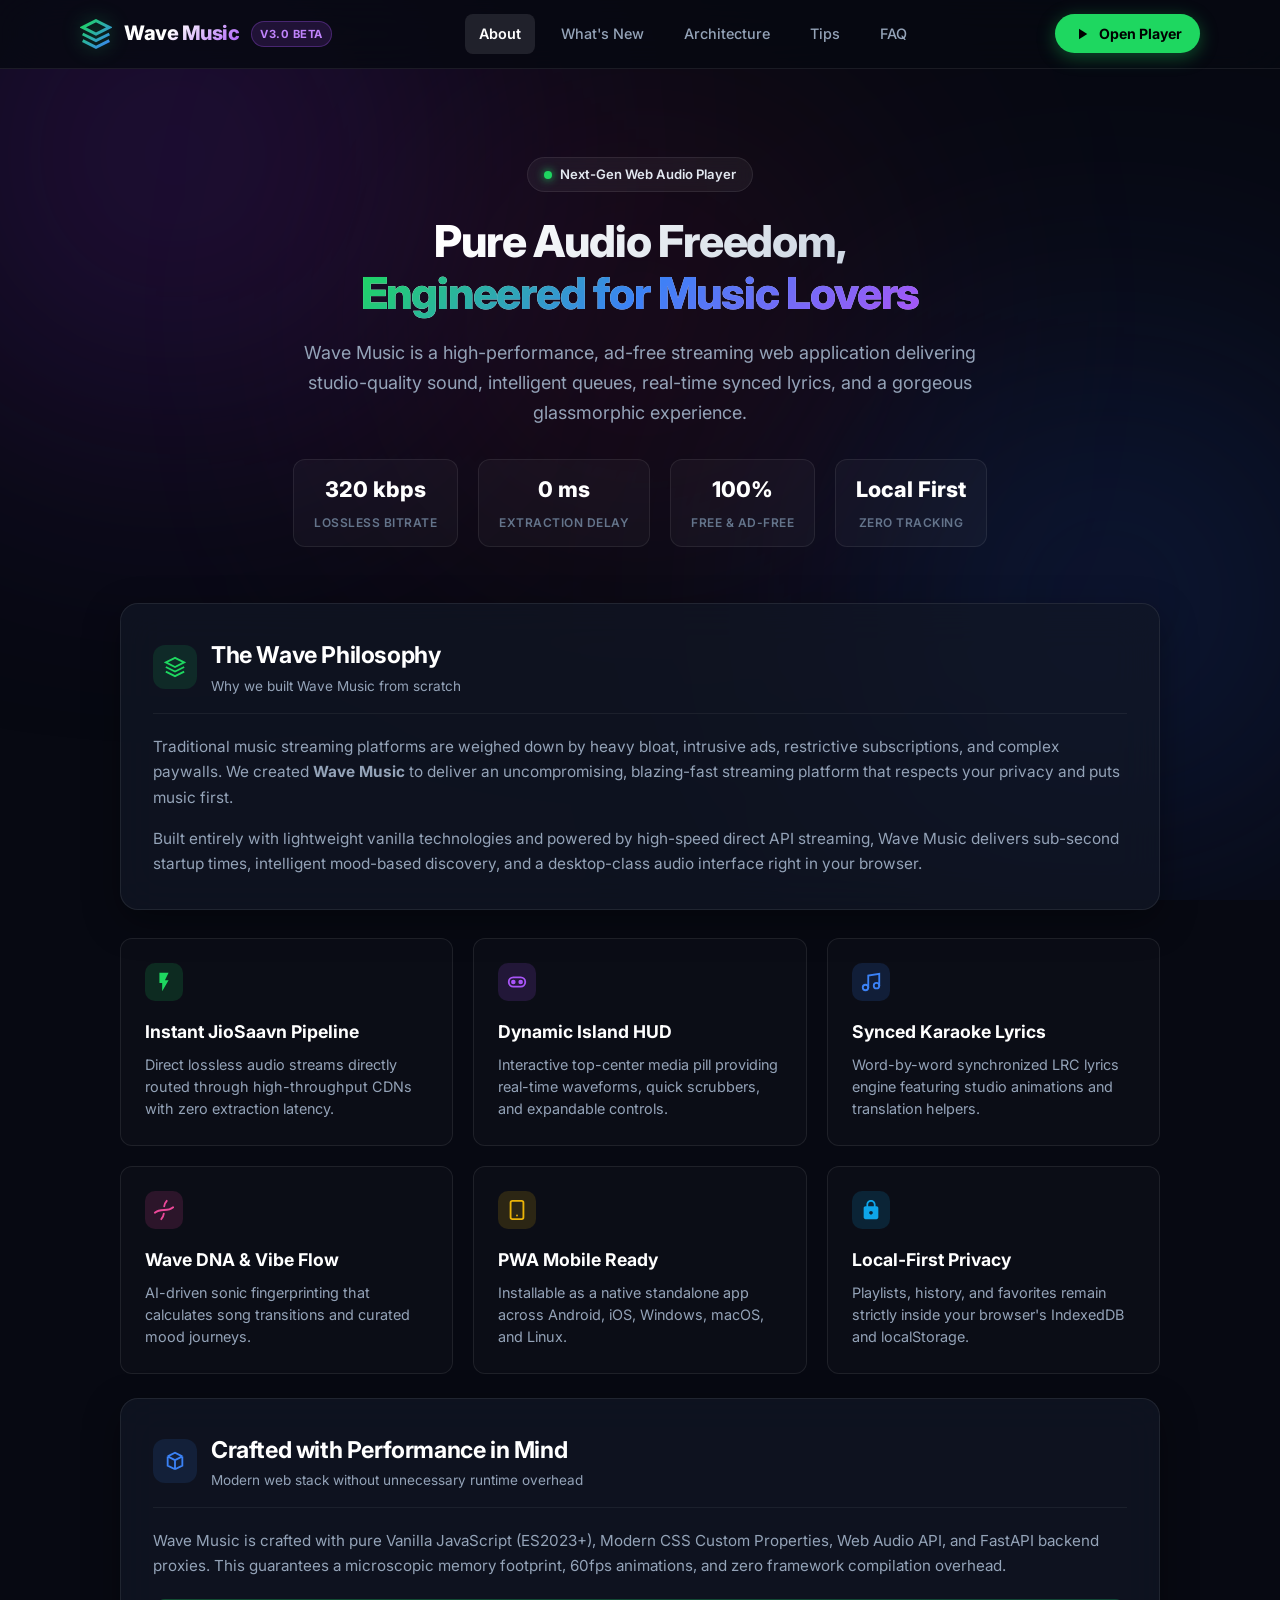
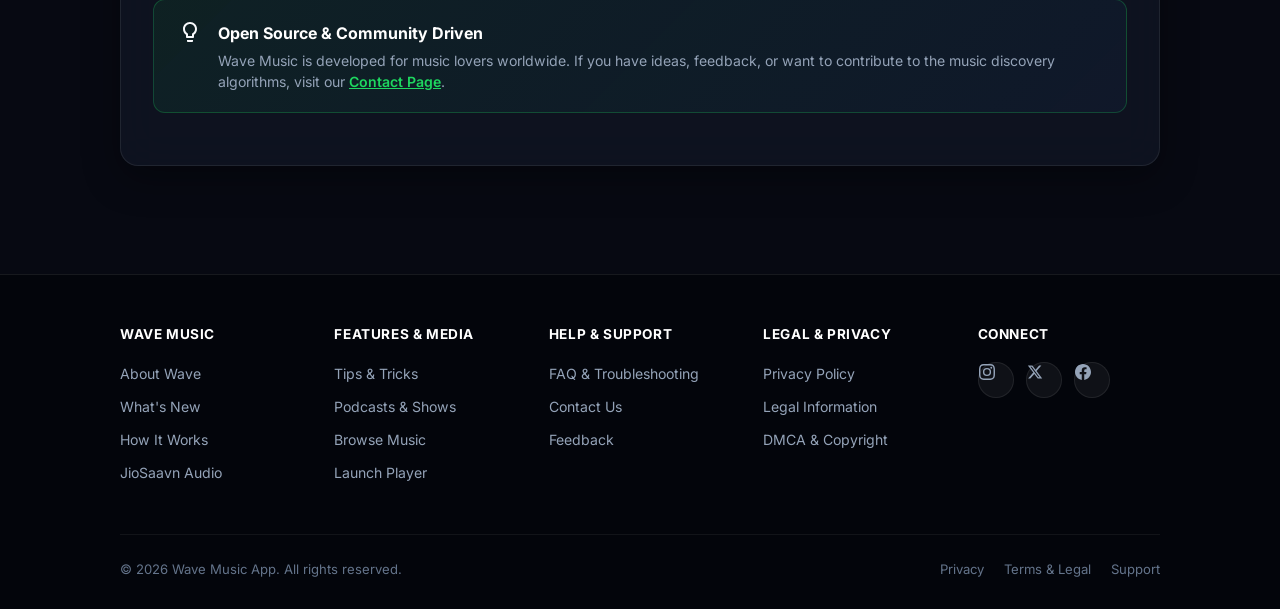
<file: about.html>
<!DOCTYPE html>
<html lang="en">
<head>
  <meta charset="UTF-8">
  <meta name="viewport" content="width=device-width, initial-scale=1.0, maximum-scale=1.0, user-scalable=no">
  <title>About Wave Music — Next-Gen High Fidelity Streaming</title>
  <meta name="description" content="Discover Wave Music: Free high-fidelity audio streaming, instant JioSaavn playback, Dynamic Island controls, smart recommendations, and glassmorphic UI.">
  <link rel="canonical" href="https://wave-music-i50w.onrender.com/about.html">
  <link rel="icon" type="image/png" sizes="32x32" href="./assets/icon-32.png">
  <link rel="preconnect" href="https://fonts.googleapis.com">
  <link rel="preconnect" href="https://fonts.gstatic.com" crossorigin>
  <link href="https://fonts.googleapis.com/css2?family=Inter:wght@400;500;600;700;800;900&display=swap" rel="stylesheet">
  <link rel="stylesheet" href="./css/info-pages.css">
</head>
<body>

  <div class="bg-theme">
    <div class="glow glow-purple"></div>
    <div class="glow glow-blue"></div>
    <div class="glow glow-pink"></div>
  </div>

  
  <header class="info-topbar">
    <div class="topbar-content">
      <a href="index.html" class="logo-group" title="Back to Wave Music Player">
        <svg viewBox="0 0 24 24" fill="none" stroke="url(#wave-logo-grad)" stroke-width="2.2">
          <path d="M12 2L2 7l10 5 10-5-10-5zM2 17l10 5 10-5M2 12l10 5 10-5"/>
          <defs>
            <linearGradient id="wave-logo-grad" x1="0" y1="0" x2="1" y2="1">
              <stop offset="0%" stop-color="#1ed760" />
              <stop offset="100%" stop-color="#3b82f6" />
            </linearGradient>
          </defs>
        </svg>
        <span class="brand-name">Wave Music</span>
        <span class="badge-version">v3.0 Beta</span>
      </a>

      <nav class="topbar-nav">
        <a href="about.html" class="nav-link active">About</a>
        <a href="whats-new.html" class="nav-link">What's New</a>
        <a href="how-it-works.html" class="nav-link">Architecture</a>
        <a href="tips-and-tricks.html" class="nav-link">Tips</a>
        <a href="faq.html" class="nav-link">FAQ</a>
      </nav>

      <a href="index.html" class="btn-launch-app">
        <svg viewBox="0 0 24 24" fill="currentColor" width="18" height="18"><path d="M8 5v14l11-7z"/></svg>
        Open Player
      </a>
    </div>
  </header>

  
  <main class="info-main">
    <div class="info-container">

      
      <section class="info-hero">
        <div class="hero-pill-badge">
          <span class="pulse-dot"></span> Next-Gen Web Audio Player
        </div>
        <h1>Pure Audio Freedom, <br><span class="gradient-text">Engineered for Music Lovers</span></h1>
        <p class="hero-subtitle">
          Wave Music is a high-performance, ad-free streaming web application delivering studio-quality sound, intelligent queues, real-time synced lyrics, and a gorgeous glassmorphic experience.
        </p>

        <div class="hero-meta-row">
          <div class="hero-stat-box">
            <span class="hero-stat-value">320 kbps</span>
            <span class="hero-stat-label">Lossless Bitrate</span>
          </div>
          <div class="hero-stat-box">
            <span class="hero-stat-value">0 ms</span>
            <span class="hero-stat-label">Extraction Delay</span>
          </div>
          <div class="hero-stat-box">
            <span class="hero-stat-value">100%</span>
            <span class="hero-stat-label">Free &amp; Ad-Free</span>
          </div>
          <div class="hero-stat-box">
            <span class="hero-stat-value">Local First</span>
            <span class="hero-stat-label">Zero Tracking</span>
          </div>
        </div>
      </section>

      
      <article class="info-card">
        <div class="card-header">
          <div class="card-header-icon">
            <svg viewBox="0 0 24 24" fill="none" stroke="currentColor" stroke-width="2" width="22" height="22"><path d="M12 2L2 7l10 5 10-5-10-5zM2 17l10 5 10-5M2 12l10 5 10-5"/></svg>
          </div>
          <div>
            <h2>The Wave Philosophy</h2>
            <p>Why we built Wave Music from scratch</p>
          </div>
        </div>
        <p style="color: var(--text-muted); font-size: 0.96rem; margin-bottom: 16px;">
          Traditional music streaming platforms are weighed down by heavy bloat, intrusive ads, restrictive subscriptions, and complex paywalls. We created <strong>Wave Music</strong> to deliver an uncompromising, blazing-fast streaming platform that respects your privacy and puts music first.
        </p>
        <p style="color: var(--text-muted); font-size: 0.96rem;">
          Built entirely with lightweight vanilla technologies and powered by high-speed direct API streaming, Wave Music delivers sub-second startup times, intelligent mood-based discovery, and a desktop-class audio interface right in your browser.
        </p>
      </article>

      
      <section class="feature-grid">
        <div class="feature-box">
          <div class="feature-box-icon" style="background: rgba(30, 215, 96, 0.15); color: #1ed760; display:flex; align-items:center; justify-content:center;">
            <svg viewBox="0 0 24 24" width="22" height="22" fill="currentColor"><path d="M7 2v11h3v9l7-12h-4l4-8z"/></svg>
          </div>
          <h3>Instant JioSaavn Pipeline</h3>
          <p>Direct lossless audio streams directly routed through high-throughput CDNs with zero extraction latency.</p>
        </div>

        <div class="feature-box">
          <div class="feature-box-icon" style="background: rgba(168, 85, 247, 0.15); color: #a855f7; display:flex; align-items:center; justify-content:center;">
            <svg viewBox="0 0 24 24" width="22" height="22" fill="none" stroke="currentColor" stroke-width="2" stroke-linecap="round"><rect x="3" y="7" width="18" height="10" rx="5"/><circle cx="8" cy="12" r="1.5" fill="currentColor"/><circle cx="16" cy="12" r="1.5" fill="currentColor"/></svg>
          </div>
          <h3>Dynamic Island HUD</h3>
          <p>Interactive top-center media pill providing real-time waveforms, quick scrubbers, and expandable controls.</p>
        </div>

        <div class="feature-box">
          <div class="feature-box-icon" style="background: rgba(59, 130, 246, 0.15); color: #3b82f6; display:flex; align-items:center; justify-content:center;">
            <svg viewBox="0 0 24 24" width="22" height="22" fill="none" stroke="currentColor" stroke-width="2" stroke-linecap="round"><path d="M9 18V5l12-2v13"/><circle cx="6" cy="18" r="3"/><circle cx="18" cy="16" r="3"/></svg>
          </div>
          <h3>Synced Karaoke Lyrics</h3>
          <p>Word-by-word synchronized LRC lyrics engine featuring studio animations and translation helpers.</p>
        </div>

        <div class="feature-box">
          <div class="feature-box-icon" style="background: rgba(236, 72, 153, 0.15); color: #ec4899; display:flex; align-items:center; justify-content:center;">
            <svg viewBox="0 0 24 24" width="22" height="22" fill="none" stroke="currentColor" stroke-width="2" stroke-linecap="round"><path d="M2 15c6.667-6 13.333 0 20-6"/><path d="M9 22c1.798-1.998 2.518-3.995 2.807-5.993"/><path d="M15 2c-1.798 1.998-2.518 3.995-2.807 5.993"/></svg>
          </div>
          <h3>Wave DNA &amp; Vibe Flow</h3>
          <p>AI-driven sonic fingerprinting that calculates song transitions and curated mood journeys.</p>
        </div>

        <div class="feature-box">
          <div class="feature-box-icon" style="background: rgba(234, 179, 8, 0.15); color: #eab308; display:flex; align-items:center; justify-content:center;">
            <svg viewBox="0 0 24 24" width="22" height="22" fill="none" stroke="currentColor" stroke-width="2" stroke-linecap="round" stroke-linejoin="round"><rect x="5" y="2" width="14" height="20" rx="2" ry="2"/><line x1="12" y1="18" x2="12.01" y2="18"/></svg>
          </div>
          <h3>PWA Mobile Ready</h3>
          <p>Installable as a native standalone app across Android, iOS, Windows, macOS, and Linux.</p>
        </div>

        <div class="feature-box">
          <div class="feature-box-icon" style="background: rgba(14, 165, 233, 0.15); color: #0ea5e9; display:flex; align-items:center; justify-content:center;">
            <svg viewBox="0 0 24 24" width="22" height="22" fill="currentColor"><path d="M18 8h-1V6c0-2.76-2.24-5-5-5S7 3.24 7 6v2H6c-1.1 0-2 .9-2 2v10c0 1.1.9 2 2 2h12c1.1 0 2-.9 2-2V10c0-1.1-.9-2-2-2zm-6 9c-1.1 0-2-.9-2-2s.9-2 2-2 2 .9 2 2-.9 2-2 2zm3.1-9H8.9V6c0-1.71 1.39-3.1 3.1-3.1 1.71 0 3.1 1.39 3.1 3.1v2z"/></svg>
          </div>
          <h3>Local-First Privacy</h3>
          <p>Playlists, history, and favorites remain strictly inside your browser's IndexedDB and localStorage.</p>
        </div>
      </section>

      
      <article class="info-card">
        <div class="card-header">
          <div class="card-header-icon blue">
            <svg viewBox="0 0 24 24" fill="none" stroke="currentColor" stroke-width="2" width="22" height="22"><path d="M20 7l-8-4-8 4m16 0l-8 4m8-4v10l-8 4m0-10L4 7m8 4v10M4 7v10l8 4"/></svg>
          </div>
          <div>
            <h2>Crafted with Performance in Mind</h2>
            <p>Modern web stack without unnecessary runtime overhead</p>
          </div>
        </div>
        <p style="color: var(--text-muted); font-size: 0.95rem; margin-bottom: 18px;">
          Wave Music is crafted with pure Vanilla JavaScript (ES2023+), Modern CSS Custom Properties, Web Audio API, and FastAPI backend proxies. This guarantees a microscopic memory footprint, 60fps animations, and zero framework compilation overhead.
        </p>

        <div class="info-callout">
          <div class="callout-icon" style="display:flex; align-items:center; justify-content:center;">
            <svg viewBox="0 0 24 24" width="24" height="24" fill="currentColor"><path d="M9 21c0 .55.45 1 1 1h4c.55 0 1-.45 1-1v-1H9v1zm3-19C8.14 2 5 5.14 5 9c0 2.38 1.19 4.47 3 5.74V17c0 .55.45 1 1 1h6c.55 0 1-.45 1-1v-2.26c1.81-1.27 3-3.36 3-5.74 0-3.86-3.14-7-7-7zm2.85 11.1l-.85.6V16h-4v-2.3l-.85-.6C7.8 12.16 7 10.63 7 9c0-2.76 2.24-5 5-5s5 2.24 5 5c0 1.63-.8 3.16-2.15 4.1z"/></svg>
          </div>
          <div class="callout-body">
            <h4>Open Source &amp; Community Driven</h4>
            <p>Wave Music is developed for music lovers worldwide. If you have ideas, feedback, or want to contribute to the music discovery algorithms, visit our <a href="contact.html" style="color:#1ed760; font-weight:600;">Contact Page</a>.</p>
          </div>
        </div>
      </article>

    </div>
  </main>

  
  <footer class="info-footer">
    <div class="footer-inner">
      <div class="footer-nav-grid">
        <div class="footer-col">
          <h4>Wave Music</h4>
          <a href="about.html">About Wave</a>
          <a href="whats-new.html">What's New</a>
          <a href="how-it-works.html">How It Works</a>
          <a href="jiosaavn-audio.html">JioSaavn Audio</a>
        </div>
        <div class="footer-col">
          <h4>Features &amp; Media</h4>
          <a href="tips-and-tricks.html">Tips &amp; Tricks</a>
          <a href="index.html#podcasts">Podcasts &amp; Shows</a>
          <a href="index.html#discover">Browse Music</a>
          <a href="index.html">Launch Player</a>
        </div>
        <div class="footer-col">
          <h4>Help &amp; Support</h4>
          <a href="faq.html">FAQ &amp; Troubleshooting</a>
          <a href="contact.html">Contact Us</a>
          <a href="contact.html#feedback">Feedback</a>
        </div>
        <div class="footer-col">
          <h4>Legal &amp; Privacy</h4>
          <a href="privacy.html">Privacy Policy</a>
          <a href="legal.html">Legal Information</a>
          <a href="legal.html#dmca">DMCA &amp; Copyright</a>
        </div>
        <div class="footer-col">
          <h4>Connect</h4>
          <div class="footer-social-row">
            <a href="https://instagram.com" target="_blank" rel="noopener noreferrer" class="footer-social-icon" title="Instagram">
              <svg viewBox="0 0 24 24" fill="currentColor" width="16" height="16"><path d="M12 2.163c3.204 0 3.584.012 4.85.07 3.252.148 4.771 1.691 4.919 4.919.058 1.265.069 1.645.069 4.849 0 3.205-.012 3.584-.069 4.849-.149 3.225-1.664 4.771-4.919 4.919-1.266.058-1.644.07-4.85.07-3.204 0-3.584-.012-4.849-.07-3.26-.149-4.771-1.699-4.919-4.92-.058-1.265-.07-1.644-.07-4.849 0-3.204.013-3.583.07-4.849.149-3.227 1.664-4.771 4.919-4.919 1.266-.057 1.645-.069 4.849-.069zM12 0C8.741 0 8.333.014 7.053.072 2.695.272.273 2.69.073 7.052.014 8.333 0 8.741 0 12c0 3.259.014 3.668.072 4.948.2 4.358 2.618 6.78 6.98 6.98C8.333 23.986 8.741 24 12 24c3.259 0 3.668-.014 4.948-.072 4.354-.2 6.782-2.618 6.979-6.98.059-1.28.073-1.689.073-4.948 0-3.259-.014-3.667-.072-4.947-.196-4.354-2.617-6.78-6.979-6.98C15.668.014 15.259 0 12 0zm0 5.838a6.162 6.162 0 100 12.324 6.162 6.162 0 000-12.324zM12 16a4 4 0 110-8 4 4 0 010 8zm6.406-11.845a1.44 1.44 0 100 2.881 1.44 1.44 0 000-2.881z"/></svg>
            </a>
            <a href="https://x.com" target="_blank" rel="noopener noreferrer" class="footer-social-icon" title="Twitter / X">
              <svg viewBox="0 0 24 24" fill="currentColor" width="16" height="16"><path d="M18.244 2.25h3.308l-7.227 8.26 8.502 11.24H16.17l-5.214-6.817L4.99 21.75H1.68l7.73-8.835L1.254 2.25H8.08l4.713 6.231zm-1.161 17.52h1.833L7.084 4.126H5.117z"/></svg>
            </a>
            <a href="https://facebook.com" target="_blank" rel="noopener noreferrer" class="footer-social-icon" title="Facebook">
              <svg viewBox="0 0 24 24" fill="currentColor" width="16" height="16"><path d="M24 12.073c0-6.627-5.373-12-12-12s-12 5.373-12 12c0 5.99 4.388 10.954 10.125 11.854v-8.385H7.078v-3.47h3.047V9.43c0-3.007 1.792-4.669 4.533-4.669 1.312 0 2.686.235 2.686.235v2.953H15.83c-1.491 0-1.956.925-1.956 1.874v2.25h3.328l-.532 3.47h-2.796v8.385C19.612 23.027 24 18.062 24 12.073z"/></svg>
            </a>
          </div>
        </div>
      </div>

      <div class="footer-bottom-bar">
        <p>&copy; 2026 Wave Music App. All rights reserved.</p>
        <div class="footer-bottom-links">
          <a href="privacy.html">Privacy</a>
          <a href="legal.html">Terms &amp; Legal</a>
          <a href="contact.html">Support</a>
        </div>
      </div>
    </div>
  </footer>

</body>
</html>
</file>
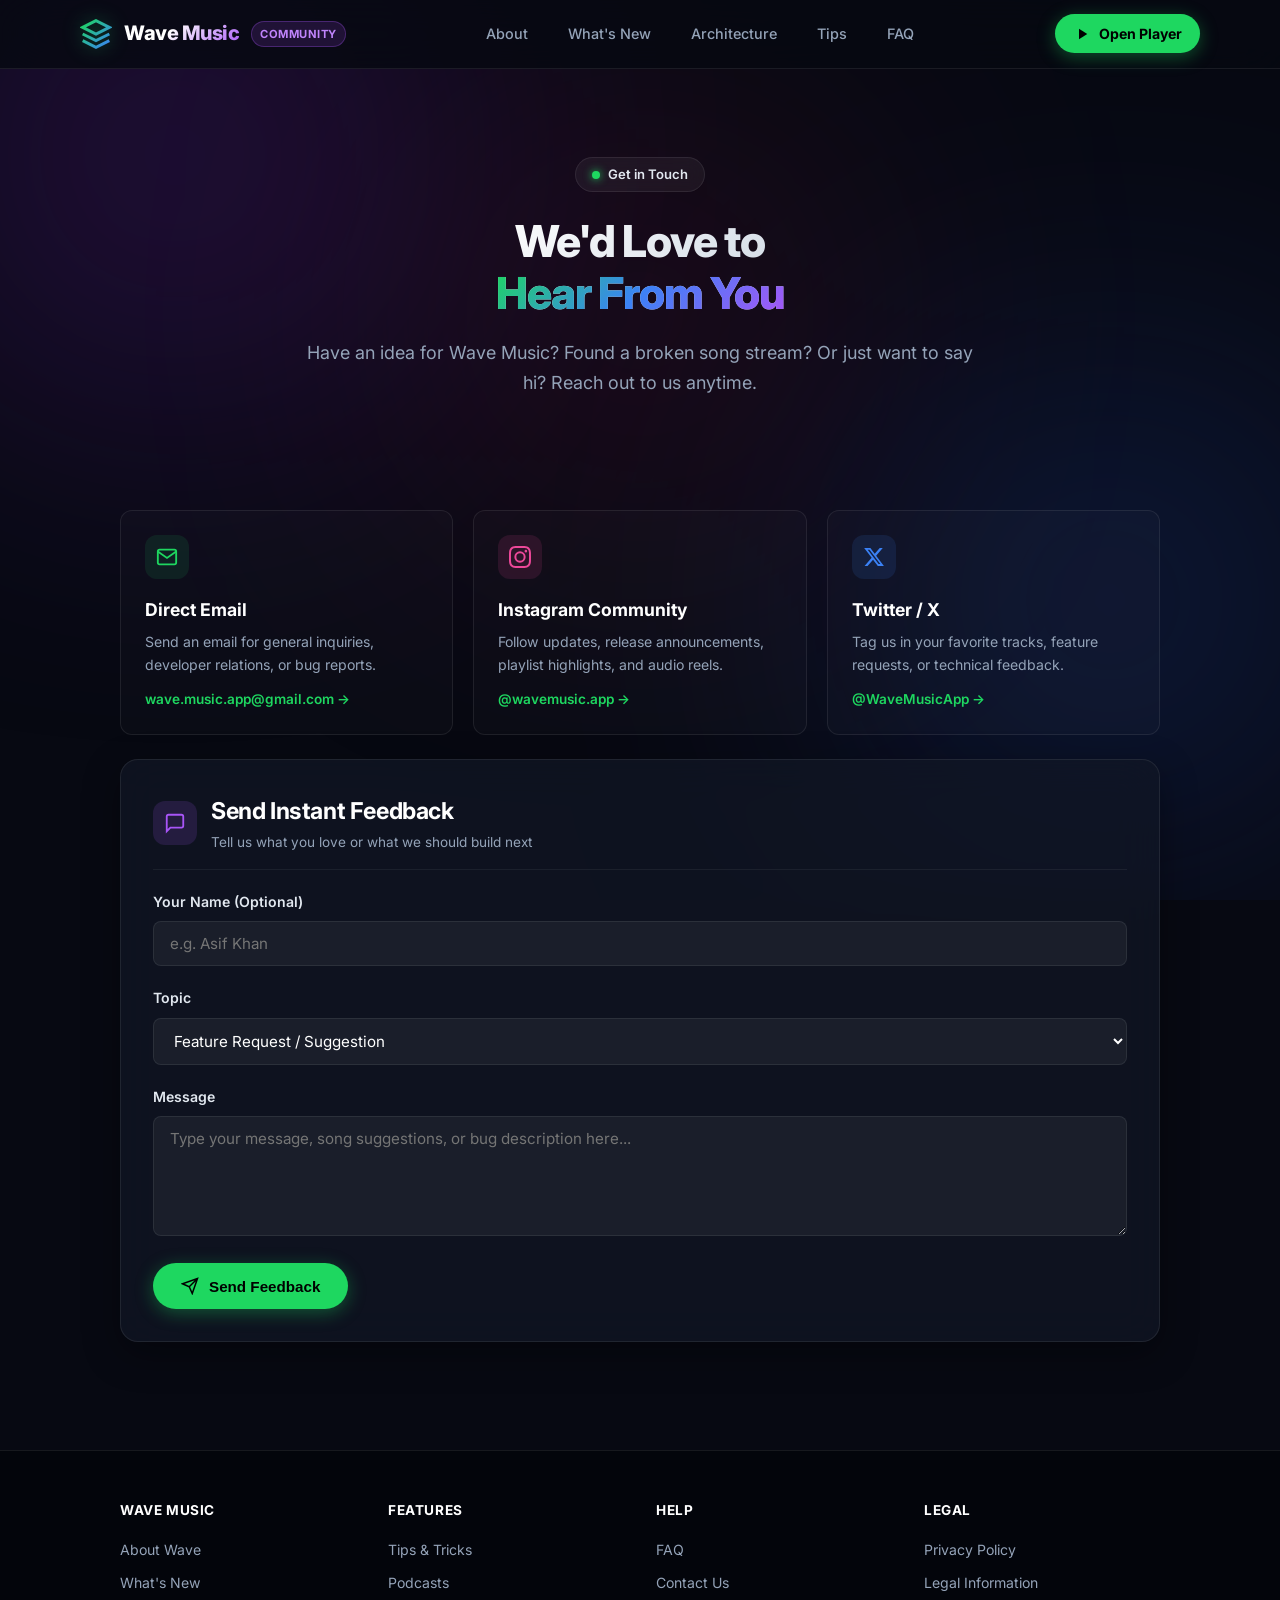
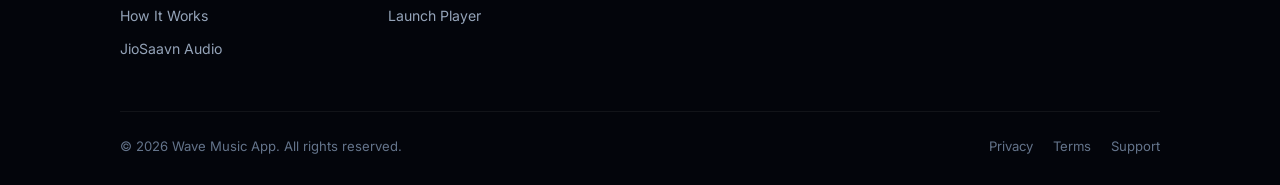
<file: contact.html>
<!DOCTYPE html>
<html lang="en">
<head>
  <meta charset="UTF-8">
  <meta name="viewport" content="width=device-width, initial-scale=1.0, maximum-scale=1.0, user-scalable=no">
  <title>Contact Us &amp; Feedback — Wave Music</title>
  <meta name="description" content="Get in touch with the Wave Music team. Submit feedback, report broken tracks, request new music features, or connect with the community.">
  <link rel="canonical" href="https://wave-music-i50w.onrender.com/contact.html">
  <link rel="icon" type="image/png" sizes="32x32" href="./assets/icon-32.png">
  <link rel="preconnect" href="https://fonts.googleapis.com">
  <link rel="preconnect" href="https://fonts.gstatic.com" crossorigin>
  <link href="https://fonts.googleapis.com/css2?family=Inter:wght@400;500;600;700;800;900&display=swap" rel="stylesheet">
  <link rel="stylesheet" href="./css/info-pages.css">
  <style>
    .contact-form-group {
      margin-bottom: 20px;
    }
    .contact-form-group label {
      display: block;
      font-size: 0.88rem;
      font-weight: 600;
      color: #e2e8f0;
      margin-bottom: 8px;
    }
    .contact-input, .contact-textarea, .contact-select {
      width: 100%;
      background: rgba(255, 255, 255, 0.05);
      border: 1px solid var(--glass-border);
      border-radius: var(--radius-sm);
      padding: 12px 16px;
      color: #ffffff;
      font-family: inherit;
      font-size: 0.95rem;
      transition: all 0.2s ease;
      outline: none;
    }
    .contact-input:focus, .contact-textarea:focus, .contact-select:focus {
      border-color: var(--neon-green);
      background: rgba(255, 255, 255, 0.08);
      box-shadow: 0 0 12px var(--neon-green-glow);
    }
    .contact-textarea {
      min-height: 120px;
      resize: vertical;
    }
    .btn-submit-feedback {
      background: var(--neon-green);
      color: #000000;
      font-weight: 700;
      font-size: 0.95rem;
      padding: 14px 28px;
      border-radius: 500px;
      border: none;
      cursor: pointer;
      display: inline-flex;
      align-items: center;
      gap: 10px;
      box-shadow: 0 4px 18px var(--neon-green-glow);
      transition: all 0.2s ease;
    }
    .btn-submit-feedback:hover {
      background: #22e366;
      transform: translateY(-2px);
      box-shadow: 0 6px 24px rgba(30, 215, 96, 0.6);
    }
    .form-success-toast {
      display: none;
      background: rgba(30, 215, 96, 0.15);
      border: 1px solid rgba(30, 215, 96, 0.4);
      color: #86efac;
      padding: 16px;
      border-radius: var(--radius-md);
      margin-top: 20px;
      text-align: center;
      font-weight: 600;
    }
  </style>
</head>
<body>

  <div class="bg-theme">
    <div class="glow glow-purple"></div>
    <div class="glow glow-blue"></div>
    <div class="glow glow-pink"></div>
  </div>

  <header class="info-topbar">
    <div class="topbar-content">
      <a href="index.html" class="logo-group" title="Back to Wave Music Player">
        <svg viewBox="0 0 24 24" fill="none" stroke="url(#wave-logo-grad)" stroke-width="2.2">
          <path d="M12 2L2 7l10 5 10-5-10-5zM2 17l10 5 10-5M2 12l10 5 10-5"/>
          <defs>
            <linearGradient id="wave-logo-grad" x1="0" y1="0" x2="1" y2="1">
              <stop offset="0%" stop-color="#1ed760" />
              <stop offset="100%" stop-color="#3b82f6" />
            </linearGradient>
          </defs>
        </svg>
        <span class="brand-name">Wave Music</span>
        <span class="badge-version">Community</span>
      </a>

      <nav class="topbar-nav">
        <a href="about.html" class="nav-link">About</a>
        <a href="whats-new.html" class="nav-link">What's New</a>
        <a href="how-it-works.html" class="nav-link">Architecture</a>
        <a href="tips-and-tricks.html" class="nav-link">Tips</a>
        <a href="faq.html" class="nav-link">FAQ</a>
      </nav>

      <a href="index.html" class="btn-launch-app">
        <svg viewBox="0 0 24 24" fill="currentColor" width="18" height="18"><path d="M8 5v14l11-7z"/></svg>
        Open Player
      </a>
    </div>
  </header>

  <main class="info-main">
    <div class="info-container">

      <section class="info-hero">
        <div class="hero-pill-badge">
          <span class="pulse-dot"></span> Get in Touch
        </div>
        <h1>We'd Love to <br><span class="gradient-text">Hear From You</span></h1>
        <p class="hero-subtitle">
          Have an idea for Wave Music? Found a broken song stream? Or just want to say hi? Reach out to us anytime.
        </p>
      </section>

      
      <section class="contact-grid">
        <a href="mailto:wave.music.app@gmail.com" class="contact-card">
          <div class="contact-card-icon">
            <svg viewBox="0 0 24 24" fill="none" stroke="currentColor" stroke-width="2" width="22" height="22"><path d="M4 4h16c1.1 0 2 .9 2 2v12c0 1.1-.9 2-2 2H4c-1.1 0-2-.9-2-2V6c0-1.1.9-2 2-2z"/><path d="M22 6l-10 7L2 6"/></svg>
          </div>
          <h3>Direct Email</h3>
          <p>Send an email for general inquiries, developer relations, or bug reports.</p>
          <span class="contact-link-text">wave.music.app@gmail.com &rarr;</span>
        </a>

        <a href="https://instagram.com" target="_blank" rel="noopener noreferrer" class="contact-card">
          <div class="contact-card-icon" style="background: rgba(236,72,153,0.12); color:#ec4899;">
            <svg viewBox="0 0 24 24" fill="currentColor" width="22" height="22"><path d="M12 2.163c3.204 0 3.584.012 4.85.07 3.252.148 4.771 1.691 4.919 4.919.058 1.265.069 1.645.069 4.849 0 3.205-.012 3.584-.069 4.849-.149 3.225-1.664 4.771-4.919 4.919-1.266.058-1.644.07-4.85.07-3.204 0-3.584-.012-4.849-.07-3.26-.149-4.771-1.699-4.919-4.92-.058-1.265-.07-1.644-.07-4.849 0-3.204.013-3.583.07-4.849.149-3.227 1.664-4.771 4.919-4.919 1.266-.057 1.645-.069 4.849-.069zM12 0C8.741 0 8.333.014 7.053.072 2.695.272.273 2.69.073 7.052.014 8.333 0 8.741 0 12c0 3.259.014 3.668.072 4.948.2 4.358 2.618 6.78 6.98 6.98C8.333 23.986 8.741 24 12 24c3.259 0 3.668-.014 4.948-.072 4.354-.2 6.782-2.618 6.979-6.98.059-1.28.073-1.689.073-4.948 0-3.259-.014-3.667-.072-4.947-.196-4.354-2.617-6.78-6.979-6.98C15.668.014 15.259 0 12 0zm0 5.838a6.162 6.162 0 100 12.324 6.162 6.162 0 000-12.324zM12 16a4 4 0 110-8 4 4 0 010 8zm6.406-11.845a1.44 1.44 0 100 2.881 1.44 1.44 0 000-2.881z"/></svg>
          </div>
          <h3>Instagram Community</h3>
          <p>Follow updates, release announcements, playlist highlights, and audio reels.</p>
          <span class="contact-link-text">@wavemusic.app &rarr;</span>
        </a>

        <a href="https://x.com" target="_blank" rel="noopener noreferrer" class="contact-card">
          <div class="contact-card-icon" style="background: rgba(59,130,246,0.12); color:#3b82f6;">
            <svg viewBox="0 0 24 24" fill="currentColor" width="22" height="22"><path d="M18.244 2.25h3.308l-7.227 8.26 8.502 11.24H16.17l-5.214-6.817L4.99 21.75H1.68l7.73-8.835L1.254 2.25H8.08l4.713 6.231zm-1.161 17.52h1.833L7.084 4.126H5.117z"/></svg>
          </div>
          <h3>Twitter / X</h3>
          <p>Tag us in your favorite tracks, feature requests, or technical feedback.</p>
          <span class="contact-link-text">@WaveMusicApp &rarr;</span>
        </a>
      </section>

      
      <article class="info-card" id="feedback">
        <div class="card-header">
          <div class="card-header-icon" style="background:rgba(168,85,247,0.15); color:#a855f7;">
            <svg viewBox="0 0 24 24" fill="none" stroke="currentColor" stroke-width="2" width="22" height="22"><path d="M21 15a2 2 0 0 1-2 2H7l-4 4V5a2 2 0 0 1 2-2h14a2 2 0 0 1 2 2z"/></svg>
          </div>
          <div>
            <h2>Send Instant Feedback</h2>
            <p>Tell us what you love or what we should build next</p>
          </div>
        </div>

        <form id="contact-form" onsubmit="handleFeedbackSubmit(event)">
          <div class="contact-form-group">
            <label for="feedback-name">Your Name (Optional)</label>
            <input type="text" id="feedback-name" class="contact-input" placeholder="e.g. Asif Khan">
          </div>

          <div class="contact-form-group">
            <label for="feedback-topic">Topic</label>
            <select id="feedback-topic" class="contact-select">
              <option value="feature" style="background:#0f172a;">Feature Request / Suggestion</option>
              <option value="bug" style="background:#0f172a;">Bug Report / Broken Song</option>
              <option value="audio" style="background:#0f172a;">Audio Quality &amp; Streaming</option>
              <option value="pwa" style="background:#0f172a;">PWA Mobile App Issue</option>
              <option value="other" style="background:#0f172a;">General Praise / Question</option>
            </select>
          </div>

          <div class="contact-form-group">
            <label for="feedback-message">Message</label>
            <textarea id="feedback-message" class="contact-textarea" required placeholder="Type your message, song suggestions, or bug description here..."></textarea>
          </div>

          <button type="submit" class="btn-submit-feedback">
            <svg viewBox="0 0 24 24" fill="none" stroke="currentColor" stroke-width="2" width="18" height="18"><path d="M22 2L11 13M22 2l-7 20-4-9-9-4 20-7z"/></svg>
            Send Feedback
          </button>

          <div id="form-success" class="form-success-toast">
            Thank you for your feedback! Your message has been received.
          </div>
        </form>
      </article>

    </div>
  </main>

  <footer class="info-footer">
    <div class="footer-inner">
      <div class="footer-nav-grid">
        <div class="footer-col">
          <h4>Wave Music</h4>
          <a href="about.html">About Wave</a>
          <a href="whats-new.html">What's New</a>
          <a href="how-it-works.html">How It Works</a>
          <a href="jiosaavn-audio.html">JioSaavn Audio</a>
        </div>
        <div class="footer-col">
          <h4>Features</h4>
          <a href="tips-and-tricks.html">Tips &amp; Tricks</a>
          <a href="index.html#podcasts">Podcasts</a>
          <a href="index.html">Launch Player</a>
        </div>
        <div class="footer-col">
          <h4>Help</h4>
          <a href="faq.html">FAQ</a>
          <a href="contact.html">Contact Us</a>
        </div>
        <div class="footer-col">
          <h4>Legal</h4>
          <a href="privacy.html">Privacy Policy</a>
          <a href="legal.html">Legal Information</a>
        </div>
      </div>
      <div class="footer-bottom-bar">
        <p>&copy; 2026 Wave Music App. All rights reserved.</p>
        <div class="footer-bottom-links">
          <a href="privacy.html">Privacy</a>
          <a href="legal.html">Terms</a>
          <a href="contact.html">Support</a>
        </div>
      </div>
    </div>
  </footer>

  <script>
    function handleFeedbackSubmit(e) {
      e.preventDefault();
      const message = document.getElementById('feedback-message').value.trim();
      if (!message) return;
      
      const successBox = document.getElementById('form-success');
      successBox.style.display = 'block';
      document.getElementById('contact-form').reset();
      
      setTimeout(() => {
        successBox.scrollIntoView({ behavior: 'smooth', block: 'nearest' });
      }, 100);
    }
  </script>

</body>
</html>
</file>
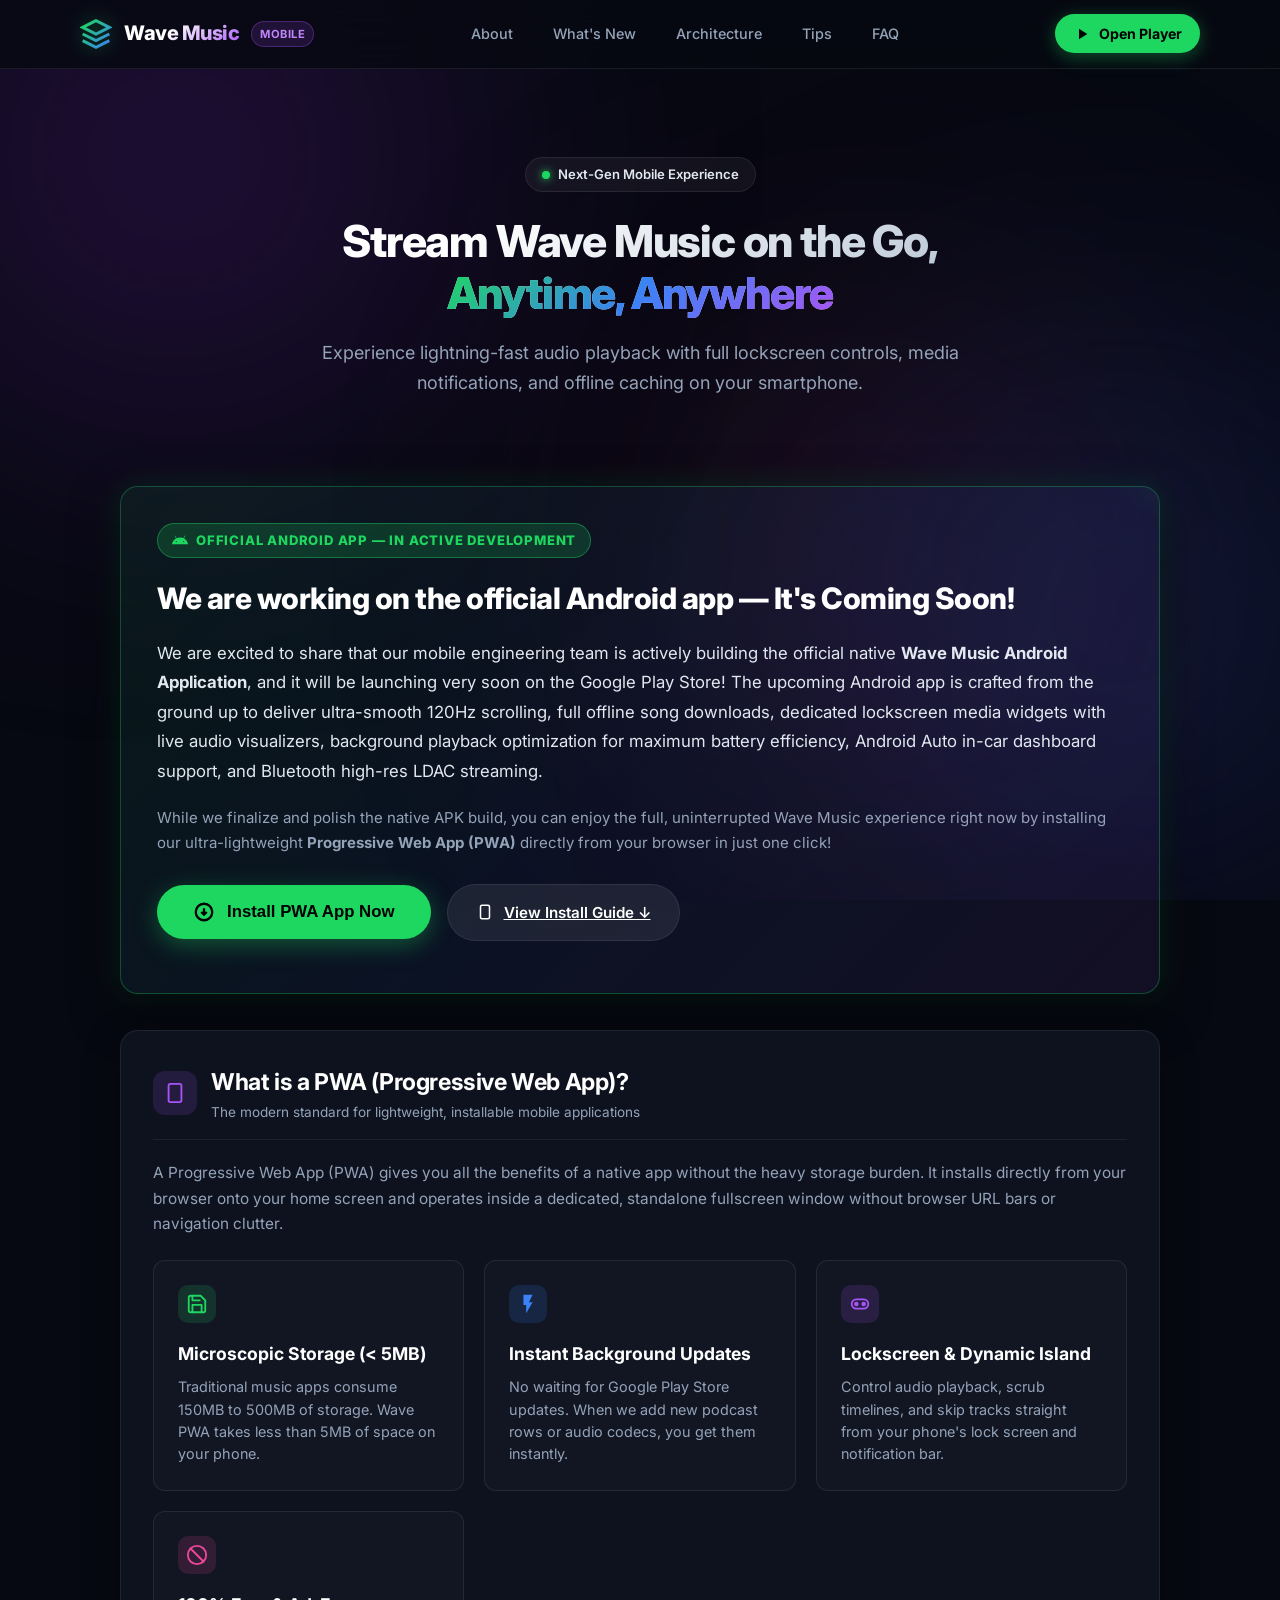
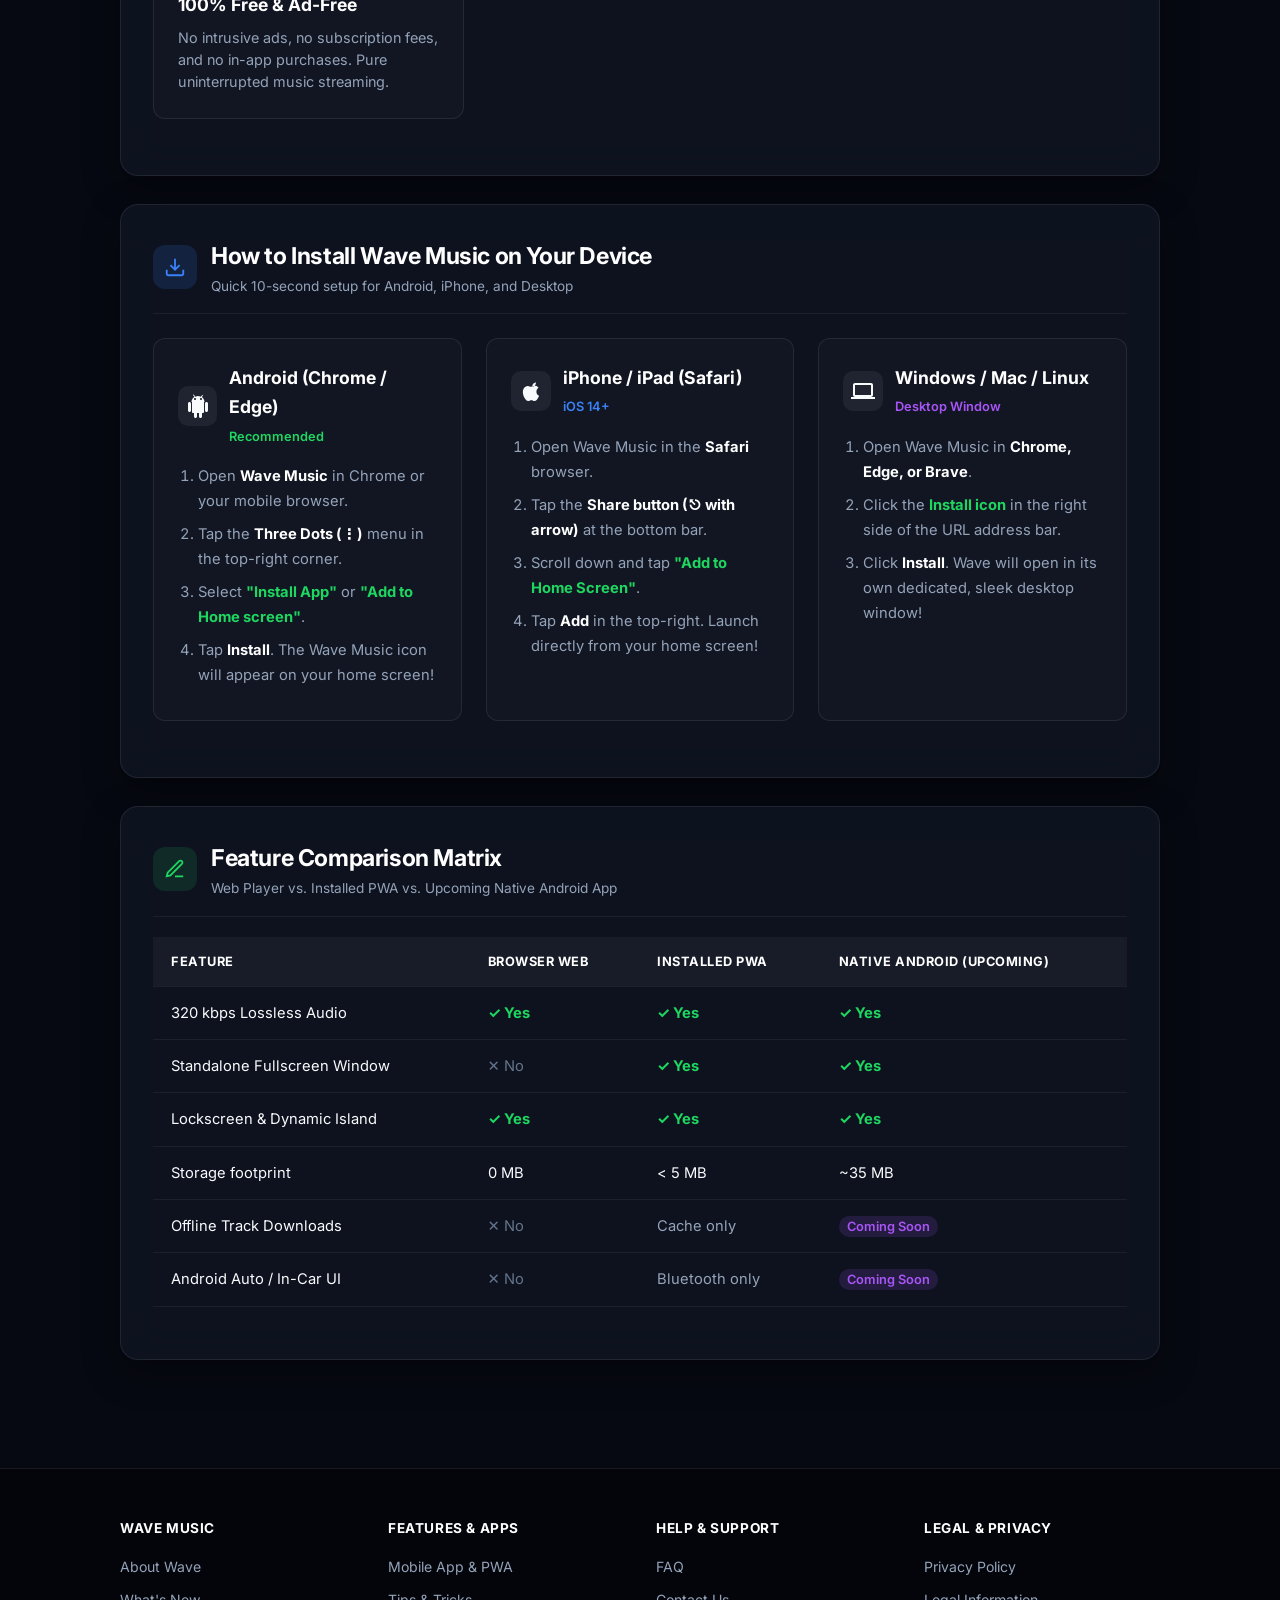
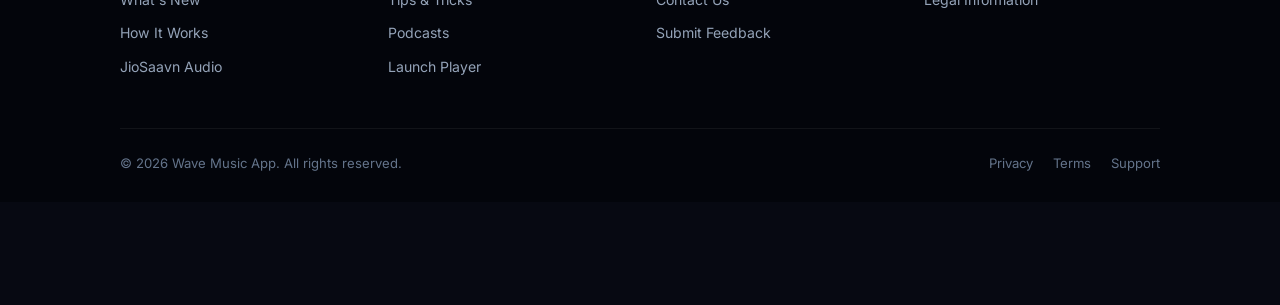
<file: download.html>
<!DOCTYPE html>
<html lang="en">
<head>
  <meta charset="UTF-8">
  <meta http-equiv="refresh" content="0; url=mobile-app.html">
  <title>Redirecting to Wave Mobile App...</title>
  <link rel="canonical" href="https://wave-music-i50w.onrender.com/mobile-app.html">
</head>
<body style="background:#070912; color:#fff; font-family:sans-serif; text-align:center; padding-top:20vh;">
  <p>Redirecting to <a href="mobile-app.html" style="color:#1ed760;">Wave Mobile App &amp; PWA</a>...</p>
</body>
</html>
</file>
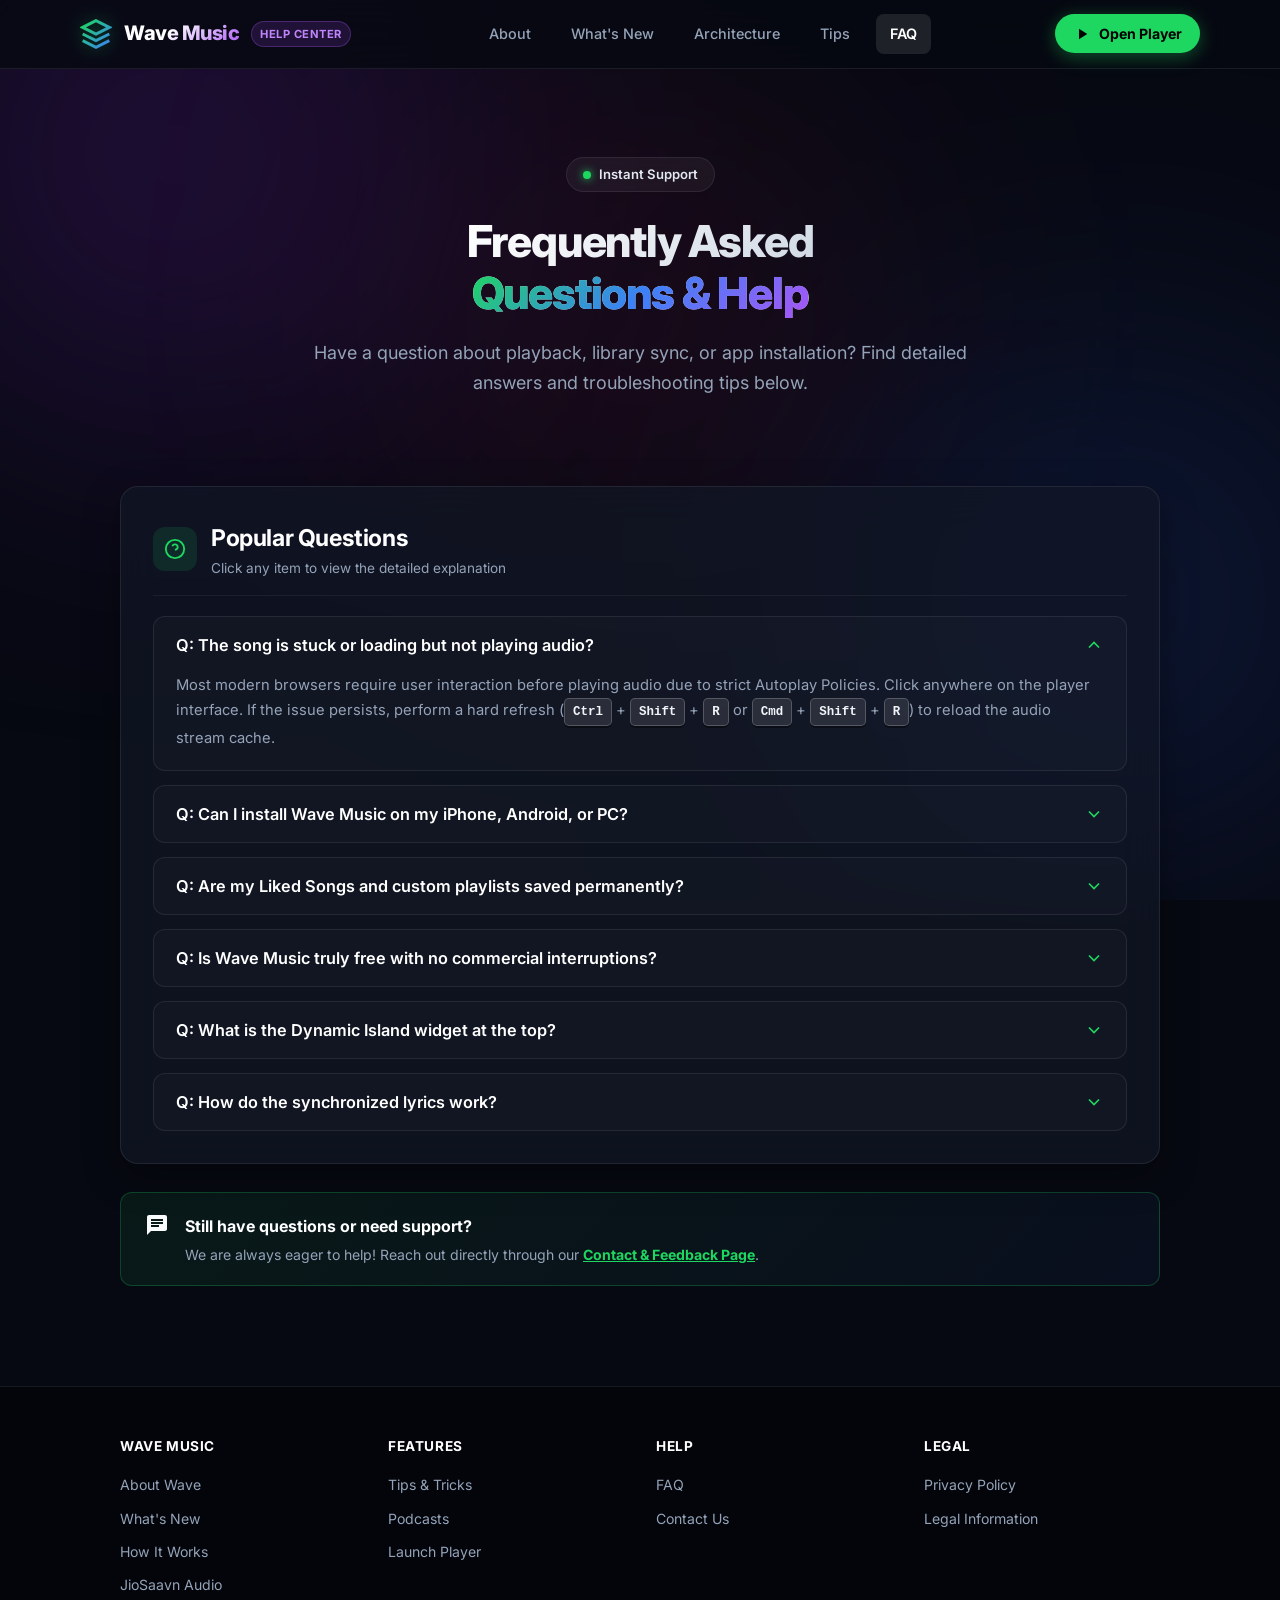
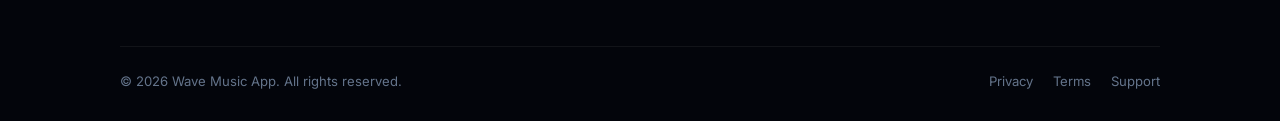
<file: faq.html>
<!DOCTYPE html>
<html lang="en">
<head>
  <meta charset="UTF-8">
  <meta name="viewport" content="width=device-width, initial-scale=1.0, maximum-scale=1.0, user-scalable=no">
  <title>Frequently Asked Questions &amp; Support — Wave Music</title>
  <meta name="description" content="Get instant help and answers to frequently asked questions about Wave Music streaming, PWA installation, playlists, and audio settings.">
  <link rel="canonical" href="https://wave-music-i50w.onrender.com/faq.html">
  <link rel="icon" type="image/png" sizes="32x32" href="./assets/icon-32.png">
  <link rel="preconnect" href="https://fonts.googleapis.com">
  <link rel="preconnect" href="https://fonts.gstatic.com" crossorigin>
  <link href="https://fonts.googleapis.com/css2?family=Inter:wght@400;500;600;700;800;900&display=swap" rel="stylesheet">
  <link rel="stylesheet" href="./css/info-pages.css">
</head>
<body>

  <div class="bg-theme">
    <div class="glow glow-purple"></div>
    <div class="glow glow-blue"></div>
    <div class="glow glow-pink"></div>
  </div>

  <header class="info-topbar">
    <div class="topbar-content">
      <a href="index.html" class="logo-group" title="Back to Wave Music Player">
        <svg viewBox="0 0 24 24" fill="none" stroke="url(#wave-logo-grad)" stroke-width="2.2">
          <path d="M12 2L2 7l10 5 10-5-10-5zM2 17l10 5 10-5M2 12l10 5 10-5"/>
          <defs>
            <linearGradient id="wave-logo-grad" x1="0" y1="0" x2="1" y2="1">
              <stop offset="0%" stop-color="#1ed760" />
              <stop offset="100%" stop-color="#3b82f6" />
            </linearGradient>
          </defs>
        </svg>
        <span class="brand-name">Wave Music</span>
        <span class="badge-version">Help Center</span>
      </a>

      <nav class="topbar-nav">
        <a href="about.html" class="nav-link">About</a>
        <a href="whats-new.html" class="nav-link">What's New</a>
        <a href="how-it-works.html" class="nav-link">Architecture</a>
        <a href="tips-and-tricks.html" class="nav-link">Tips</a>
        <a href="faq.html" class="nav-link active">FAQ</a>
      </nav>

      <a href="index.html" class="btn-launch-app">
        <svg viewBox="0 0 24 24" fill="currentColor" width="18" height="18"><path d="M8 5v14l11-7z"/></svg>
        Open Player
      </a>
    </div>
  </header>

  <main class="info-main">
    <div class="info-container">

      <section class="info-hero">
        <div class="hero-pill-badge">
          <span class="pulse-dot"></span> Instant Support
        </div>
        <h1>Frequently Asked <br><span class="gradient-text">Questions &amp; Help</span></h1>
        <p class="hero-subtitle">
          Have a question about playback, library sync, or app installation? Find detailed answers and troubleshooting tips below.
        </p>
      </section>

      
      <article class="info-card">
        <div class="card-header">
          <div class="card-header-icon" style="background:rgba(30,215,96,0.12); color:#1ed760;">
            <svg viewBox="0 0 24 24" fill="none" stroke="currentColor" stroke-width="2" width="22" height="22"><circle cx="12" cy="12" r="10"/><path d="M9.09 9a3 3 0 0 1 5.83 1c0 2-3 3-3 3m.08 4h.01"/></svg>
          </div>
          <div>
            <h2>Popular Questions</h2>
            <p>Click any item to view the detailed explanation</p>
          </div>
        </div>

        <div class="faq-list">

          <div class="faq-item active">
            <button class="faq-question" onclick="toggleFaq(this)">
              <span>Q: The song is stuck or loading but not playing audio?</span>
              <svg class="faq-icon" viewBox="0 0 24 24" fill="none" stroke="currentColor" stroke-width="2"><path d="M6 9l6 6 6-6"/></svg>
            </button>
            <div class="faq-answer">
              Most modern browsers require user interaction before playing audio due to strict Autoplay Policies. Click anywhere on the player interface. If the issue persists, perform a hard refresh (<kbd>Ctrl</kbd> + <kbd>Shift</kbd> + <kbd>R</kbd> or <kbd>Cmd</kbd> + <kbd>Shift</kbd> + <kbd>R</kbd>) to reload the audio stream cache.
            </div>
          </div>

          <div class="faq-item">
            <button class="faq-question" onclick="toggleFaq(this)">
              <span>Q: Can I install Wave Music on my iPhone, Android, or PC?</span>
              <svg class="faq-icon" viewBox="0 0 24 24" fill="none" stroke="currentColor" stroke-width="2"><path d="M6 9l6 6 6-6"/></svg>
            </button>
            <div class="faq-answer">
              Yes! Wave Music is a certified Progressive Web Application (PWA). On mobile devices, tap your browser's share or menu icon and select <strong>"Add to Home Screen"</strong>. On Chrome/Edge on desktop, click the <strong>Install</strong> icon in the address bar or topbar.
            </div>
          </div>

          <div class="faq-item">
            <button class="faq-question" onclick="toggleFaq(this)">
              <span>Q: Are my Liked Songs and custom playlists saved permanently?</span>
              <svg class="faq-icon" viewBox="0 0 24 24" fill="none" stroke="currentColor" stroke-width="2"><path d="M6 9l6 6 6-6"/></svg>
            </button>
            <div class="faq-answer">
              Yes. All your favorites, custom playlists, recent searches, and equalizer presets are automatically saved into your browser's local storage and IndexedDB. They persist across sessions without requiring any login or password.
            </div>
          </div>

          <div class="faq-item">
            <button class="faq-question" onclick="toggleFaq(this)">
              <span>Q: Is Wave Music truly free with no commercial interruptions?</span>
              <svg class="faq-icon" viewBox="0 0 24 24" fill="none" stroke="currentColor" stroke-width="2"><path d="M6 9l6 6 6-6"/></svg>
            </button>
            <div class="faq-answer">
              Yes! Wave Music is built as an ad-free experience. There are zero audio commercial interruptions, banner popups, or paid subscription gates.
            </div>
          </div>

          <div class="faq-item">
            <button class="faq-question" onclick="toggleFaq(this)">
              <span>Q: What is the Dynamic Island widget at the top?</span>
              <svg class="faq-icon" viewBox="0 0 24 24" fill="none" stroke="currentColor" stroke-width="2"><path d="M6 9l6 6 6-6"/></svg>
            </button>
            <div class="faq-answer">
              The Dynamic Island is a floating Heads-Up Display (HUD) situated at the top-center of the screen. It displays live animated audio waveforms, track details, and expands on hover or click to reveal instant seek and playback controls.
            </div>
          </div>

          <div class="faq-item">
            <button class="faq-question" onclick="toggleFaq(this)">
              <span>Q: How do the synchronized lyrics work?</span>
              <svg class="faq-icon" viewBox="0 0 24 24" fill="none" stroke="currentColor" stroke-width="2"><path d="M6 9l6 6 6-6"/></svg>
            </button>
            <div class="faq-answer">
              Click the <strong>Lyrics</strong> button in the bottom player or navigation. Wave Music fetches timestamped LRC lyrics and syncs the highlighted line in real-time with the audio playback clock. You can click any lyric line to jump directly to that part of the song!
            </div>
          </div>

        </div>
      </article>

      
      <div class="info-callout">
        <div class="callout-icon" style="display:flex; align-items:center; justify-content:center;">
          <svg viewBox="0 0 24 24" width="24" height="24" fill="currentColor"><path d="M20 2H4c-1.1 0-1.99.9-1.99 2L2 22l4-4h14c1.1 0 2-.9 2-2V4c0-1.1-.9-2-2-2zM6 9h12v2H6V9zm8 5H6v-2h8v2zm4-6H6V6h12v2z"/></svg>
        </div>
        <div class="callout-body">
          <h4>Still have questions or need support?</h4>
          <p>We are always eager to help! Reach out directly through our <a href="contact.html" style="color:#1ed760; font-weight:700;">Contact &amp; Feedback Page</a>.</p>
        </div>
      </div>

    </div>
  </main>

  <footer class="info-footer">
    <div class="footer-inner">
      <div class="footer-nav-grid">
        <div class="footer-col">
          <h4>Wave Music</h4>
          <a href="about.html">About Wave</a>
          <a href="whats-new.html">What's New</a>
          <a href="how-it-works.html">How It Works</a>
          <a href="jiosaavn-audio.html">JioSaavn Audio</a>
        </div>
        <div class="footer-col">
          <h4>Features</h4>
          <a href="tips-and-tricks.html">Tips &amp; Tricks</a>
          <a href="index.html#podcasts">Podcasts</a>
          <a href="index.html">Launch Player</a>
        </div>
        <div class="footer-col">
          <h4>Help</h4>
          <a href="faq.html">FAQ</a>
          <a href="contact.html">Contact Us</a>
        </div>
        <div class="footer-col">
          <h4>Legal</h4>
          <a href="privacy.html">Privacy Policy</a>
          <a href="legal.html">Legal Information</a>
        </div>
      </div>
      <div class="footer-bottom-bar">
        <p>&copy; 2026 Wave Music App. All rights reserved.</p>
        <div class="footer-bottom-links">
          <a href="privacy.html">Privacy</a>
          <a href="legal.html">Terms</a>
          <a href="contact.html">Support</a>
        </div>
      </div>
    </div>
  </footer>

  <script>
    function toggleFaq(button) {
      const item = button.closest('.faq-item');
      const isActive = item.classList.contains('active');
      
      
      document.querySelectorAll('.faq-item').forEach(el => el.classList.remove('active'));
      
      
      if (!isActive) {
        item.classList.add('active');
      }
    }
  </script>

</body>
</html>
</file>
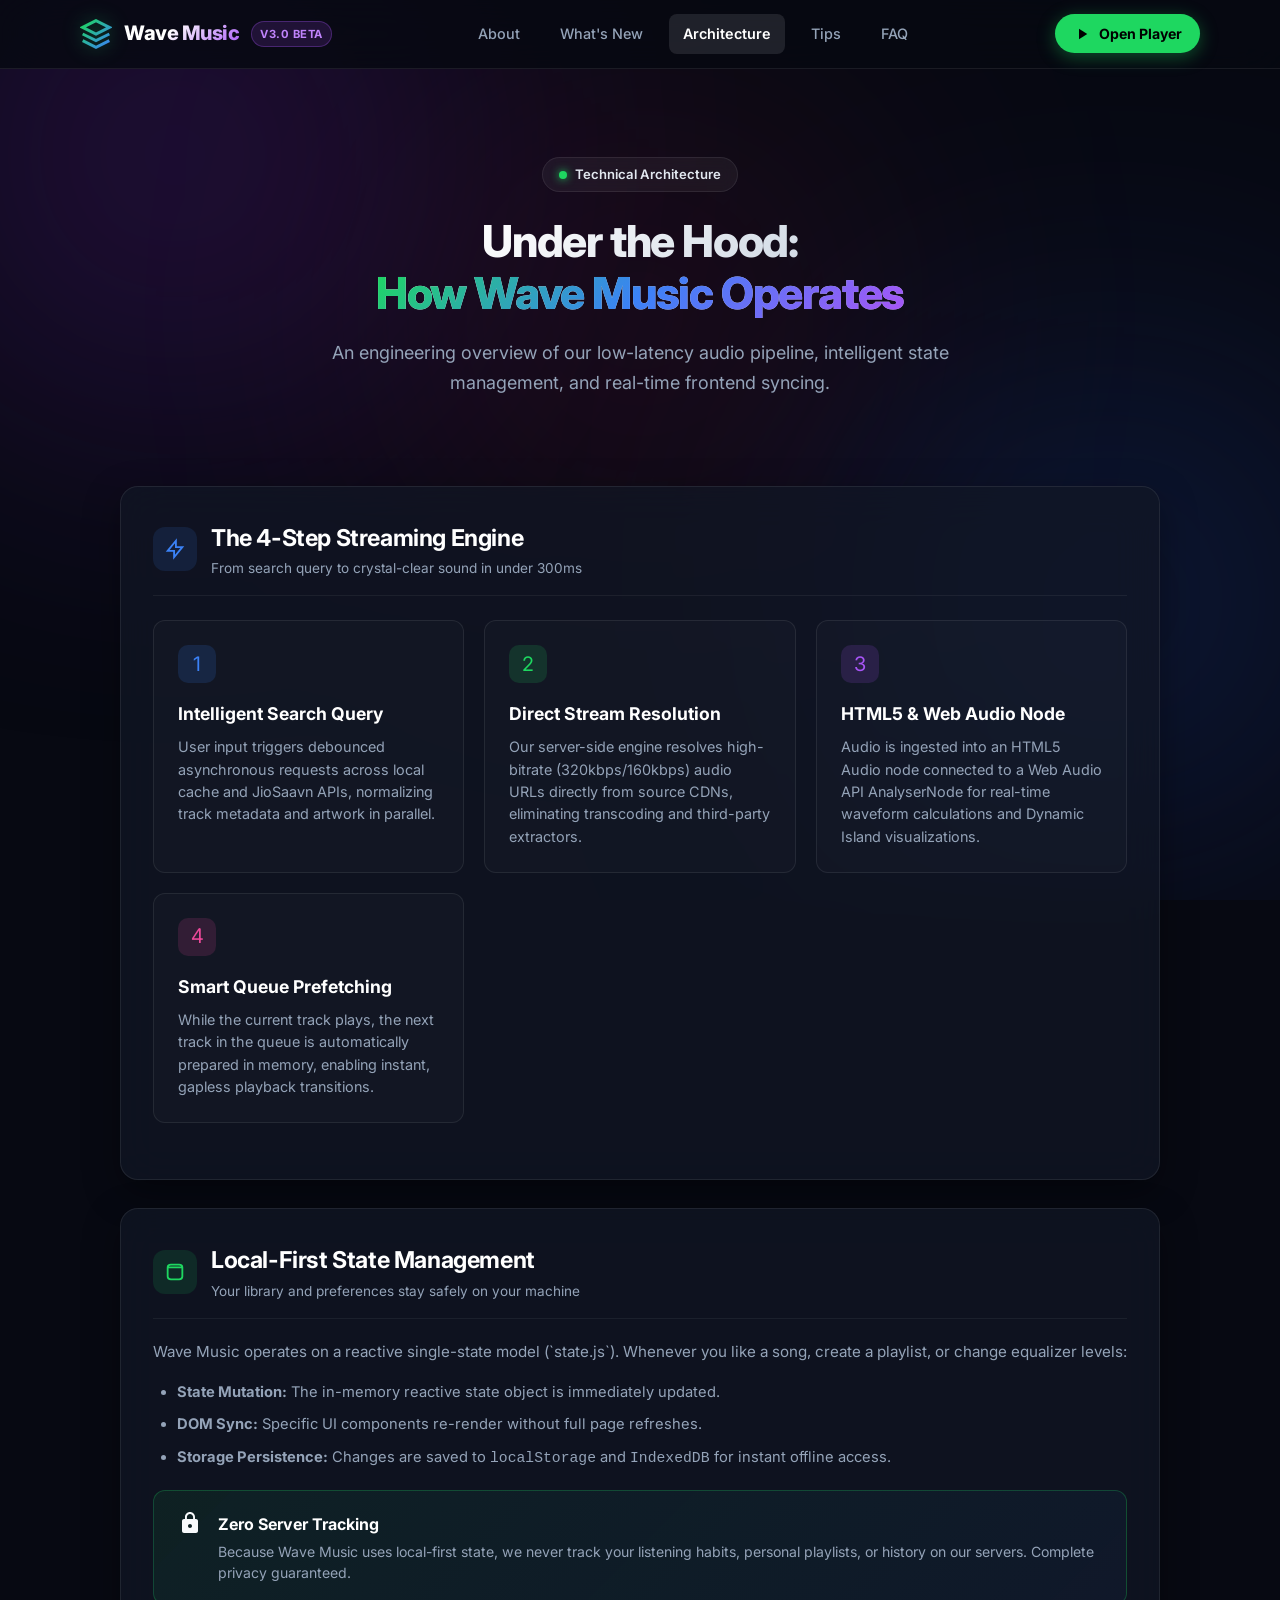
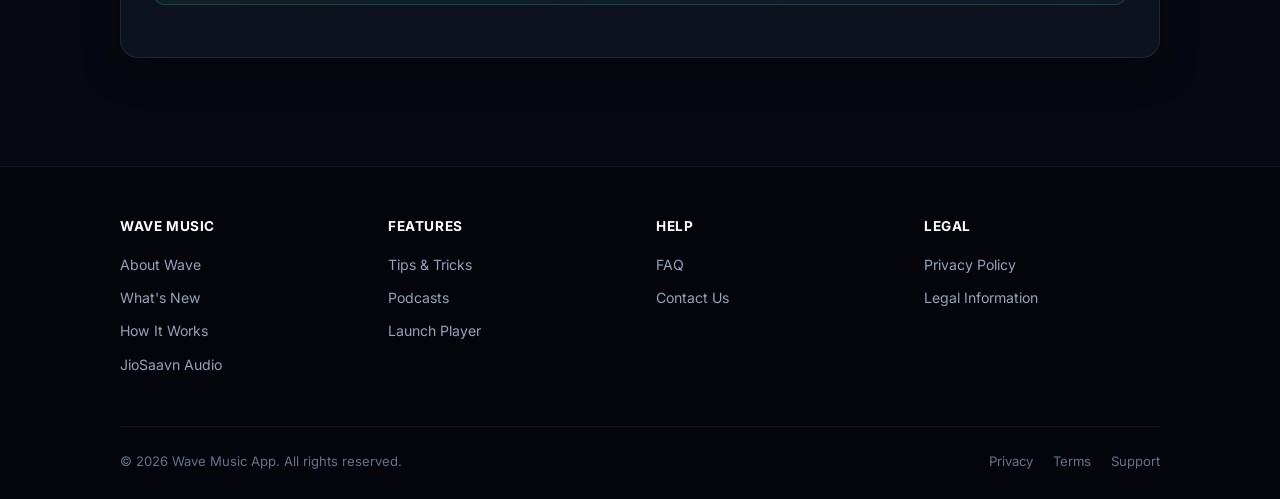
<file: how-it-works.html>
<!DOCTYPE html>
<html lang="en">
<head>
  <meta charset="UTF-8">
  <meta name="viewport" content="width=device-width, initial-scale=1.0, maximum-scale=1.0, user-scalable=no">
  <title>How Wave Music Works — Architecture &amp; Audio Pipeline</title>
  <meta name="description" content="Deep dive into the architecture of Wave Music: Direct CDN audio streaming, Web Audio API, smart prefetching, and client-side privacy.">
  <link rel="canonical" href="https://wave-music-i50w.onrender.com/how-it-works.html">
  <link rel="icon" type="image/png" sizes="32x32" href="./assets/icon-32.png">
  <link rel="preconnect" href="https://fonts.googleapis.com">
  <link rel="preconnect" href="https://fonts.gstatic.com" crossorigin>
  <link href="https://fonts.googleapis.com/css2?family=Inter:wght@400;500;600;700;800;900&display=swap" rel="stylesheet">
  <link rel="stylesheet" href="./css/info-pages.css">
</head>
<body>

  <div class="bg-theme">
    <div class="glow glow-purple"></div>
    <div class="glow glow-blue"></div>
    <div class="glow glow-pink"></div>
  </div>

  <header class="info-topbar">
    <div class="topbar-content">
      <a href="index.html" class="logo-group" title="Back to Wave Music Player">
        <svg viewBox="0 0 24 24" fill="none" stroke="url(#wave-logo-grad)" stroke-width="2.2">
          <path d="M12 2L2 7l10 5 10-5-10-5zM2 17l10 5 10-5M2 12l10 5 10-5"/>
          <defs>
            <linearGradient id="wave-logo-grad" x1="0" y1="0" x2="1" y2="1">
              <stop offset="0%" stop-color="#1ed760" />
              <stop offset="100%" stop-color="#3b82f6" />
            </linearGradient>
          </defs>
        </svg>
        <span class="brand-name">Wave Music</span>
        <span class="badge-version">v3.0 Beta</span>
      </a>

      <nav class="topbar-nav">
        <a href="about.html" class="nav-link">About</a>
        <a href="whats-new.html" class="nav-link">What's New</a>
        <a href="how-it-works.html" class="nav-link active">Architecture</a>
        <a href="tips-and-tricks.html" class="nav-link">Tips</a>
        <a href="faq.html" class="nav-link">FAQ</a>
      </nav>

      <a href="index.html" class="btn-launch-app">
        <svg viewBox="0 0 24 24" fill="currentColor" width="18" height="18"><path d="M8 5v14l11-7z"/></svg>
        Open Player
      </a>
    </div>
  </header>

  <main class="info-main">
    <div class="info-container">

      <section class="info-hero">
        <div class="hero-pill-badge">
          <span class="pulse-dot"></span> Technical Architecture
        </div>
        <h1>Under the Hood: <br><span class="gradient-text">How Wave Music Operates</span></h1>
        <p class="hero-subtitle">
          An engineering overview of our low-latency audio pipeline, intelligent state management, and real-time frontend syncing.
        </p>
      </section>

      
      <article class="info-card">
        <div class="card-header">
          <div class="card-header-icon blue">
            <svg viewBox="0 0 24 24" fill="none" stroke="currentColor" stroke-width="2" width="22" height="22"><path d="M13 10V3L4 14h7v7l9-11h-7z"/></svg>
          </div>
          <div>
            <h2>The 4-Step Streaming Engine</h2>
            <p>From search query to crystal-clear sound in under 300ms</p>
          </div>
        </div>

        <div class="feature-grid">
          <div class="feature-box">
            <div class="feature-box-icon" style="background: rgba(59,130,246,0.15); color: #3b82f6;">1</div>
            <h3>Intelligent Search Query</h3>
            <p>User input triggers debounced asynchronous requests across local cache and JioSaavn APIs, normalizing track metadata and artwork in parallel.</p>
          </div>

          <div class="feature-box">
            <div class="feature-box-icon" style="background: rgba(30,215,96,0.15); color: #1ed760;">2</div>
            <h3>Direct Stream Resolution</h3>
            <p>Our server-side engine resolves high-bitrate (320kbps/160kbps) audio URLs directly from source CDNs, eliminating transcoding and third-party extractors.</p>
          </div>

          <div class="feature-box">
            <div class="feature-box-icon" style="background: rgba(168,85,247,0.15); color: #a855f7;">3</div>
            <h3>HTML5 &amp; Web Audio Node</h3>
            <p>Audio is ingested into an HTML5 Audio node connected to a Web Audio API AnalyserNode for real-time waveform calculations and Dynamic Island visualizations.</p>
          </div>

          <div class="feature-box">
            <div class="feature-box-icon" style="background: rgba(236,72,153,0.15); color: #ec4899;">4</div>
            <h3>Smart Queue Prefetching</h3>
            <p>While the current track plays, the next track in the queue is automatically prepared in memory, enabling instant, gapless playback transitions.</p>
          </div>
        </div>
      </article>

      
      <article class="info-card">
        <div class="card-header">
          <div class="card-header-icon">
            <svg viewBox="0 0 24 24" fill="none" stroke="currentColor" stroke-width="2" width="22" height="22"><path d="M4 7v10c0 2 1.5 3 3.5 3h9c2 0 3.5-1 3.5-3V7M4 7c0-2 1.5-3 3.5-3h9c2 0 3.5 1 3.5 3M4 7h16"/></svg>
          </div>
          <div>
            <h2>Local-First State Management</h2>
            <p>Your library and preferences stay safely on your machine</p>
          </div>
        </div>
        <p style="color: var(--text-muted); font-size: 0.95rem; margin-bottom: 16px;">
          Wave Music operates on a reactive single-state model (`state.js`). Whenever you like a song, create a playlist, or change equalizer levels:
        </p>
        <ul style="color: var(--text-muted); font-size: 0.92rem; padding-left: 24px; margin-bottom: 20px;">
          <li style="margin-bottom: 8px;"><strong>State Mutation:</strong> The in-memory reactive state object is immediately updated.</li>
          <li style="margin-bottom: 8px;"><strong>DOM Sync:</strong> Specific UI components re-render without full page refreshes.</li>
          <li style="margin-bottom: 8px;"><strong>Storage Persistence:</strong> Changes are saved to <code>localStorage</code> and <code>IndexedDB</code> for instant offline access.</li>
        </ul>

        <div class="info-callout">
          <div class="callout-icon" style="display:flex; align-items:center; justify-content:center;">
            <svg viewBox="0 0 24 24" width="24" height="24" fill="currentColor"><path d="M18 8h-1V6c0-2.76-2.24-5-5-5S7 3.24 7 6v2H6c-1.1 0-2 .9-2 2v10c0 1.1.9 2 2 2h12c1.1 0 2-.9 2-2V10c0-1.1-.9-2-2-2zm-6 9c-1.1 0-2-.9-2-2s.9-2 2-2 2 .9 2 2-.9 2-2 2zm3.1-9H8.9V6c0-1.71 1.39-3.1 3.1-3.1 1.71 0 3.1 1.39 3.1 3.1v2z"/></svg>
          </div>
          <div class="callout-body">
            <h4>Zero Server Tracking</h4>
            <p>Because Wave Music uses local-first state, we never track your listening habits, personal playlists, or history on our servers. Complete privacy guaranteed.</p>
          </div>
        </div>
      </article>

    </div>
  </main>

  <footer class="info-footer">
    <div class="footer-inner">
      <div class="footer-nav-grid">
        <div class="footer-col">
          <h4>Wave Music</h4>
          <a href="about.html">About Wave</a>
          <a href="whats-new.html">What's New</a>
          <a href="how-it-works.html">How It Works</a>
          <a href="jiosaavn-audio.html">JioSaavn Audio</a>
        </div>
        <div class="footer-col">
          <h4>Features</h4>
          <a href="tips-and-tricks.html">Tips &amp; Tricks</a>
          <a href="index.html#podcasts">Podcasts</a>
          <a href="index.html">Launch Player</a>
        </div>
        <div class="footer-col">
          <h4>Help</h4>
          <a href="faq.html">FAQ</a>
          <a href="contact.html">Contact Us</a>
        </div>
        <div class="footer-col">
          <h4>Legal</h4>
          <a href="privacy.html">Privacy Policy</a>
          <a href="legal.html">Legal Information</a>
        </div>
      </div>
      <div class="footer-bottom-bar">
        <p>&copy; 2026 Wave Music App. All rights reserved.</p>
        <div class="footer-bottom-links">
          <a href="privacy.html">Privacy</a>
          <a href="legal.html">Terms</a>
          <a href="contact.html">Support</a>
        </div>
      </div>
    </div>
  </footer>

</body>
</html>
</file>
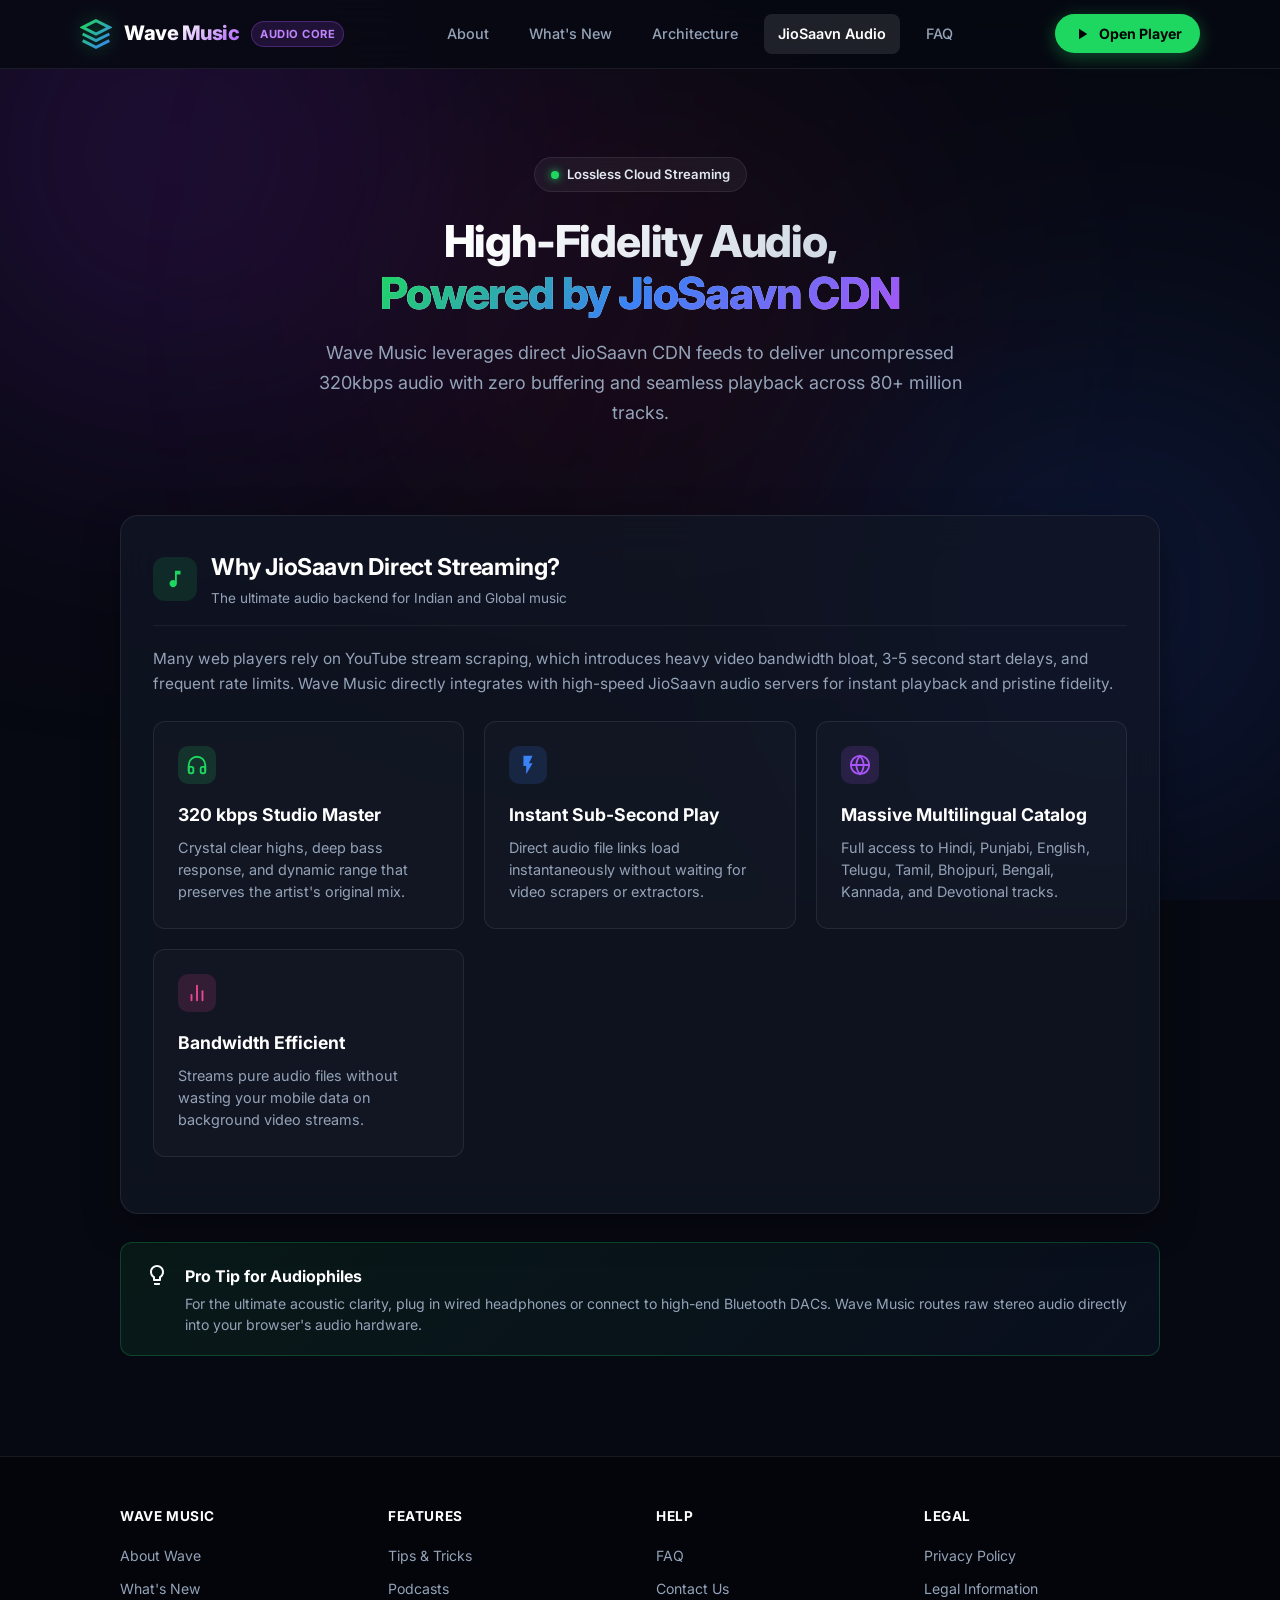
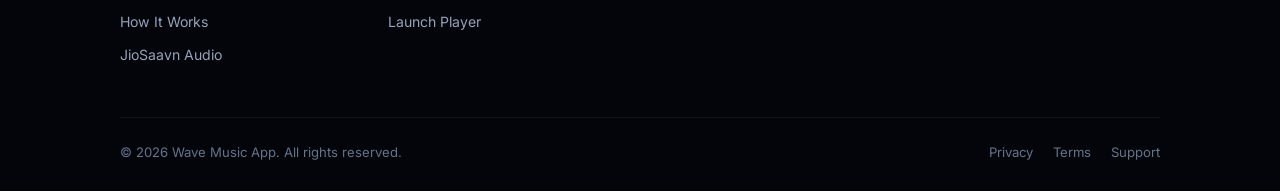
<file: jiosaavn-audio.html>
<!DOCTYPE html>
<html lang="en">
<head>
  <meta charset="UTF-8">
  <meta name="viewport" content="width=device-width, initial-scale=1.0, maximum-scale=1.0, user-scalable=no">
  <title>JioSaavn Audio Engine — Wave Music</title>
  <meta name="description" content="Learn about Wave Music's high-fidelity audio engine powered by JioSaavn direct CDN streaming, 320kbps sound quality, and vast multi-lingual catalog.">
  <link rel="canonical" href="https://wave-music-i50w.onrender.com/jiosaavn-audio.html">
  <link rel="icon" type="image/png" sizes="32x32" href="./assets/icon-32.png">
  <link rel="preconnect" href="https://fonts.googleapis.com">
  <link rel="preconnect" href="https://fonts.gstatic.com" crossorigin>
  <link href="https://fonts.googleapis.com/css2?family=Inter:wght@400;500;600;700;800;900&display=swap" rel="stylesheet">
  <link rel="stylesheet" href="./css/info-pages.css">
</head>
<body>

  <div class="bg-theme">
    <div class="glow glow-purple"></div>
    <div class="glow glow-blue"></div>
    <div class="glow glow-pink"></div>
  </div>

  <header class="info-topbar">
    <div class="topbar-content">
      <a href="index.html" class="logo-group" title="Back to Wave Music Player">
        <svg viewBox="0 0 24 24" fill="none" stroke="url(#wave-logo-grad)" stroke-width="2.2">
          <path d="M12 2L2 7l10 5 10-5-10-5zM2 17l10 5 10-5M2 12l10 5 10-5"/>
          <defs>
            <linearGradient id="wave-logo-grad" x1="0" y1="0" x2="1" y2="1">
              <stop offset="0%" stop-color="#1ed760" />
              <stop offset="100%" stop-color="#3b82f6" />
            </linearGradient>
          </defs>
        </svg>
        <span class="brand-name">Wave Music</span>
        <span class="badge-version">Audio Core</span>
      </a>

      <nav class="topbar-nav">
        <a href="about.html" class="nav-link">About</a>
        <a href="whats-new.html" class="nav-link">What's New</a>
        <a href="how-it-works.html" class="nav-link">Architecture</a>
        <a href="jiosaavn-audio.html" class="nav-link active">JioSaavn Audio</a>
        <a href="faq.html" class="nav-link">FAQ</a>
      </nav>

      <a href="index.html" class="btn-launch-app">
        <svg viewBox="0 0 24 24" fill="currentColor" width="18" height="18"><path d="M8 5v14l11-7z"/></svg>
        Open Player
      </a>
    </div>
  </header>

  <main class="info-main">
    <div class="info-container">

      <section class="info-hero">
        <div class="hero-pill-badge">
          <span class="pulse-dot"></span> Lossless Cloud Streaming
        </div>
        <h1>High-Fidelity Audio, <br><span class="gradient-text">Powered by JioSaavn CDN</span></h1>
        <p class="hero-subtitle">
          Wave Music leverages direct JioSaavn CDN feeds to deliver uncompressed 320kbps audio with zero buffering and seamless playback across 80+ million tracks.
        </p>
      </section>

      
      <article class="info-card">
        <div class="card-header">
          <div class="card-header-icon" style="background:rgba(30,215,96,0.12); color:#1ed760;">
            <svg viewBox="0 0 24 24" fill="currentColor" width="22" height="22"><path d="M12 3v10.55c-.59-.34-1.27-.55-2-.55-2.21 0-4 1.79-4 4s1.79 4 4 4 4-1.79 4-4V7h4V3h-6z"/></svg>
          </div>
          <div>
            <h2>Why JioSaavn Direct Streaming?</h2>
            <p>The ultimate audio backend for Indian and Global music</p>
          </div>
        </div>

        <p style="color: var(--text-muted); font-size: 0.96rem; margin-bottom: 16px;">
          Many web players rely on YouTube stream scraping, which introduces heavy video bandwidth bloat, 3-5 second start delays, and frequent rate limits. Wave Music directly integrates with high-speed JioSaavn audio servers for instant playback and pristine fidelity.
        </p>

        <div class="feature-grid">
          <div class="feature-box">
            <div class="feature-box-icon" style="background: rgba(30,215,96,0.15); color: #1ed760; display:flex; align-items:center; justify-content:center;">
              <svg viewBox="0 0 24 24" width="22" height="22" fill="none" stroke="currentColor" stroke-width="2" stroke-linecap="round"><path d="M3 18v-6a9 9 0 0 1 18 0v6"/><path d="M21 19a2 2 0 0 1-2 2h-1a2 2 0 0 1-2-2v-3a2 2 0 0 1 2-2h3zM3 19a2 2 0 0 0 2 2h1a2 2 0 0 0 2-2v-3a2 2 0 0 0-2-2H3z"/></svg>
            </div>
            <h3>320 kbps Studio Master</h3>
            <p>Crystal clear highs, deep bass response, and dynamic range that preserves the artist's original mix.</p>
          </div>

          <div class="feature-box">
            <div class="feature-box-icon" style="background: rgba(59,130,246,0.15); color: #3b82f6; display:flex; align-items:center; justify-content:center;">
              <svg viewBox="0 0 24 24" width="22" height="22" fill="currentColor"><path d="M7 2v11h3v9l7-12h-4l4-8z"/></svg>
            </div>
            <h3>Instant Sub-Second Play</h3>
            <p>Direct audio file links load instantaneously without waiting for video scrapers or extractors.</p>
          </div>

          <div class="feature-box">
            <div class="feature-box-icon" style="background: rgba(168,85,247,0.15); color: #a855f7; display:flex; align-items:center; justify-content:center;">
              <svg viewBox="0 0 24 24" width="22" height="22" fill="none" stroke="currentColor" stroke-width="2" stroke-linecap="round"><circle cx="12" cy="12" r="10"/><line x1="2" y1="12" x2="22" y2="12"/><path d="M12 2a15.3 15.3 0 0 1 4 10 15.3 15.3 0 0 1-4 10 15.3 15.3 0 0 1-4-10 15.3 15.3 0 0 1 4-10z"/></svg>
            </div>
            <h3>Massive Multilingual Catalog</h3>
            <p>Full access to Hindi, Punjabi, English, Telugu, Tamil, Bhojpuri, Bengali, Kannada, and Devotional tracks.</p>
          </div>

          <div class="feature-box">
            <div class="feature-box-icon" style="background: rgba(236,72,153,0.15); color: #ec4899; display:flex; align-items:center; justify-content:center;">
              <svg viewBox="0 0 24 24" width="22" height="22" fill="none" stroke="currentColor" stroke-width="2" stroke-linecap="round"><line x1="18" y1="20" x2="18" y2="10"/><line x1="12" y1="20" x2="12" y2="4"/><line x1="6" y1="20" x2="6" y2="14"/></svg>
            </div>
            <h3>Bandwidth Efficient</h3>
            <p>Streams pure audio files without wasting your mobile data on background video streams.</p>
          </div>
        </div>
      </article>

      
      <div class="info-callout">
        <div class="callout-icon" style="display:flex; align-items:center; justify-content:center;">
          <svg viewBox="0 0 24 24" width="24" height="24" fill="currentColor"><path d="M9 21c0 .55.45 1 1 1h4c.55 0 1-.45 1-1v-1H9v1zm3-19C8.14 2 5 5.14 5 9c0 2.38 1.19 4.47 3 5.74V17c0 .55.45 1 1 1h6c.55 0 1-.45 1-1v-2.26c1.81-1.27 3-3.36 3-5.74 0-3.86-3.14-7-7-7zm2.85 11.1l-.85.6V16h-4v-2.3l-.85-.6C7.8 12.16 7 10.63 7 9c0-2.76 2.24-5 5-5s5 2.24 5 5c0 1.63-.8 3.16-2.15 4.1z"/></svg>
        </div>
        <div class="callout-body">
          <h4>Pro Tip for Audiophiles</h4>
          <p>For the ultimate acoustic clarity, plug in wired headphones or connect to high-end Bluetooth DACs. Wave Music routes raw stereo audio directly into your browser's audio hardware.</p>
        </div>
      </div>

    </div>
  </main>

  <footer class="info-footer">
    <div class="footer-inner">
      <div class="footer-nav-grid">
        <div class="footer-col">
          <h4>Wave Music</h4>
          <a href="about.html">About Wave</a>
          <a href="whats-new.html">What's New</a>
          <a href="how-it-works.html">How It Works</a>
          <a href="jiosaavn-audio.html">JioSaavn Audio</a>
        </div>
        <div class="footer-col">
          <h4>Features</h4>
          <a href="tips-and-tricks.html">Tips &amp; Tricks</a>
          <a href="index.html#podcasts">Podcasts</a>
          <a href="index.html">Launch Player</a>
        </div>
        <div class="footer-col">
          <h4>Help</h4>
          <a href="faq.html">FAQ</a>
          <a href="contact.html">Contact Us</a>
        </div>
        <div class="footer-col">
          <h4>Legal</h4>
          <a href="privacy.html">Privacy Policy</a>
          <a href="legal.html">Legal Information</a>
        </div>
      </div>
      <div class="footer-bottom-bar">
        <p>&copy; 2026 Wave Music App. All rights reserved.</p>
        <div class="footer-bottom-links">
          <a href="privacy.html">Privacy</a>
          <a href="legal.html">Terms</a>
          <a href="contact.html">Support</a>
        </div>
      </div>
    </div>
  </footer>

</body>
</html>
</file>
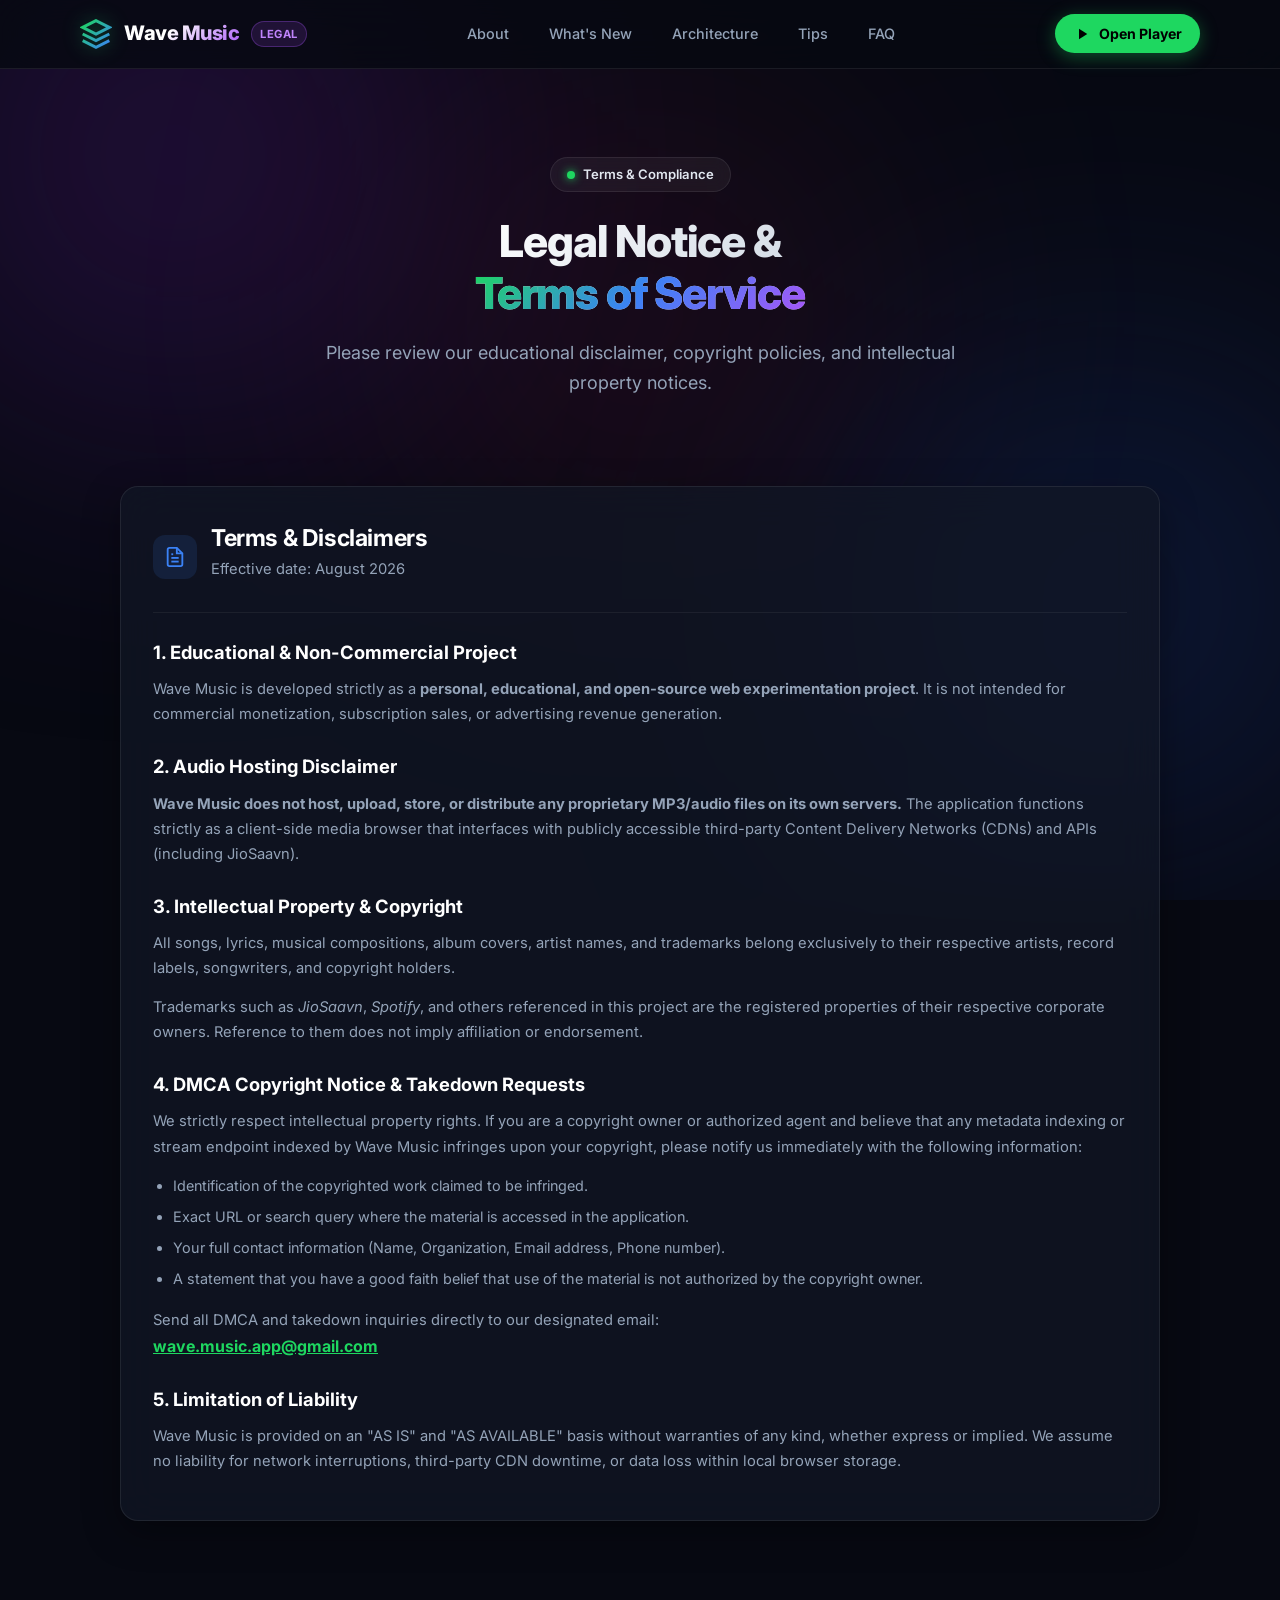
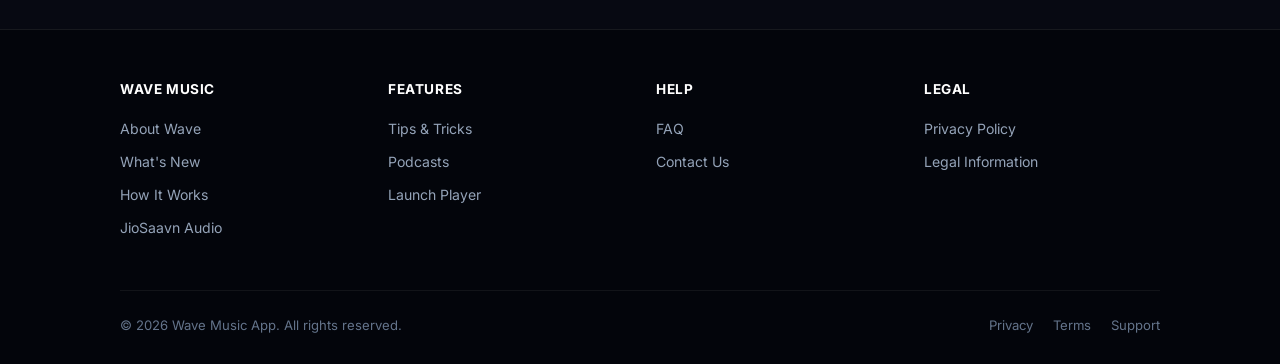
<file: legal.html>
<!DOCTYPE html>
<html lang="en">
<head>
  <meta charset="UTF-8">
  <meta name="viewport" content="width=device-width, initial-scale=1.0, maximum-scale=1.0, user-scalable=no">
  <title>Legal Information &amp; Terms — Wave Music</title>
  <meta name="description" content="Wave Music Legal Information: Disclaimer, intellectual property notices, DMCA copyright takedown procedure, and terms of service.">
  <link rel="canonical" href="https://wave-music-i50w.onrender.com/legal.html">
  <link rel="icon" type="image/png" sizes="32x32" href="./assets/icon-32.png">
  <link rel="preconnect" href="https://fonts.googleapis.com">
  <link rel="preconnect" href="https://fonts.gstatic.com" crossorigin>
  <link href="https://fonts.googleapis.com/css2?family=Inter:wght@400;500;600;700;800;900&display=swap" rel="stylesheet">
  <link rel="stylesheet" href="./css/info-pages.css">
</head>
<body>

  <div class="bg-theme">
    <div class="glow glow-purple"></div>
    <div class="glow glow-blue"></div>
    <div class="glow glow-pink"></div>
  </div>

  <header class="info-topbar">
    <div class="topbar-content">
      <a href="index.html" class="logo-group" title="Back to Wave Music Player">
        <svg viewBox="0 0 24 24" fill="none" stroke="url(#wave-logo-grad)" stroke-width="2.2">
          <path d="M12 2L2 7l10 5 10-5-10-5zM2 17l10 5 10-5M2 12l10 5 10-5"/>
          <defs>
            <linearGradient id="wave-logo-grad" x1="0" y1="0" x2="1" y2="1">
              <stop offset="0%" stop-color="#1ed760" />
              <stop offset="100%" stop-color="#3b82f6" />
            </linearGradient>
          </defs>
        </svg>
        <span class="brand-name">Wave Music</span>
        <span class="badge-version">Legal</span>
      </a>

      <nav class="topbar-nav">
        <a href="about.html" class="nav-link">About</a>
        <a href="whats-new.html" class="nav-link">What's New</a>
        <a href="how-it-works.html" class="nav-link">Architecture</a>
        <a href="tips-and-tricks.html" class="nav-link">Tips</a>
        <a href="faq.html" class="nav-link">FAQ</a>
      </nav>

      <a href="index.html" class="btn-launch-app">
        <svg viewBox="0 0 24 24" fill="currentColor" width="18" height="18"><path d="M8 5v14l11-7z"/></svg>
        Open Player
      </a>
    </div>
  </header>

  <main class="info-main">
    <div class="info-container">

      <section class="info-hero">
        <div class="hero-pill-badge">
          <span class="pulse-dot"></span> Terms &amp; Compliance
        </div>
        <h1>Legal Notice &amp; <br><span class="gradient-text">Terms of Service</span></h1>
        <p class="hero-subtitle">
          Please review our educational disclaimer, copyright policies, and intellectual property notices.
        </p>
      </section>

      
      <article class="info-card legal-content">
        <div class="card-header">
          <div class="card-header-icon" style="background:rgba(59,130,246,0.12); color:#3b82f6;">
            <svg viewBox="0 0 24 24" fill="none" stroke="currentColor" stroke-width="2" width="22" height="22"><path d="M14 2H6a2 2 0 0 0-2 2v16a2 2 0 0 0 2 2h12a2 2 0 0 0 2-2V8z"/><polyline points="14 2 14 8 20 8"/><line x1="16" y1="13" x2="8" y2="13"/><line x1="16" y1="17" x2="8" y2="17"/><polyline points="10 9 9 9 8 9"/></svg>
          </div>
          <div>
            <h2>Terms &amp; Disclaimers</h2>
            <p>Effective date: August 2026</p>
          </div>
        </div>

        <h3>1. Educational &amp; Non-Commercial Project</h3>
        <p>
          Wave Music is developed strictly as a <strong>personal, educational, and open-source web experimentation project</strong>. It is not intended for commercial monetization, subscription sales, or advertising revenue generation.
        </p>

        <h3>2. Audio Hosting Disclaimer</h3>
        <p>
          <strong>Wave Music does not host, upload, store, or distribute any proprietary MP3/audio files on its own servers.</strong> The application functions strictly as a client-side media browser that interfaces with publicly accessible third-party Content Delivery Networks (CDNs) and APIs (including JioSaavn).
        </p>

        <h3>3. Intellectual Property &amp; Copyright</h3>
        <p>
          All songs, lyrics, musical compositions, album covers, artist names, and trademarks belong exclusively to their respective artists, record labels, songwriters, and copyright holders.
        </p>
        <p>
          Trademarks such as <em>JioSaavn</em>, <em>Spotify</em>, and others referenced in this project are the registered properties of their respective corporate owners. Reference to them does not imply affiliation or endorsement.
        </p>

        <h3 id="dmca">4. DMCA Copyright Notice &amp; Takedown Requests</h3>
        <p>
          We strictly respect intellectual property rights. If you are a copyright owner or authorized agent and believe that any metadata indexing or stream endpoint indexed by Wave Music infringes upon your copyright, please notify us immediately with the following information:
        </p>
        <ul>
          <li>Identification of the copyrighted work claimed to be infringed.</li>
          <li>Exact URL or search query where the material is accessed in the application.</li>
          <li>Your full contact information (Name, Organization, Email address, Phone number).</li>
          <li>A statement that you have a good faith belief that use of the material is not authorized by the copyright owner.</li>
        </ul>
        <p>
          Send all DMCA and takedown inquiries directly to our designated email: <br>
          <a href="mailto:wave.music.app@gmail.com" style="color:#1ed760; font-weight:700; font-size:1rem;">wave.music.app@gmail.com</a>
        </p>

        <h3>5. Limitation of Liability</h3>
        <p>
          Wave Music is provided on an "AS IS" and "AS AVAILABLE" basis without warranties of any kind, whether express or implied. We assume no liability for network interruptions, third-party CDN downtime, or data loss within local browser storage.
        </p>
      </article>

    </div>
  </main>

  <footer class="info-footer">
    <div class="footer-inner">
      <div class="footer-nav-grid">
        <div class="footer-col">
          <h4>Wave Music</h4>
          <a href="about.html">About Wave</a>
          <a href="whats-new.html">What's New</a>
          <a href="how-it-works.html">How It Works</a>
          <a href="jiosaavn-audio.html">JioSaavn Audio</a>
        </div>
        <div class="footer-col">
          <h4>Features</h4>
          <a href="tips-and-tricks.html">Tips &amp; Tricks</a>
          <a href="index.html#podcasts">Podcasts</a>
          <a href="index.html">Launch Player</a>
        </div>
        <div class="footer-col">
          <h4>Help</h4>
          <a href="faq.html">FAQ</a>
          <a href="contact.html">Contact Us</a>
        </div>
        <div class="footer-col">
          <h4>Legal</h4>
          <a href="privacy.html">Privacy Policy</a>
          <a href="legal.html">Legal Information</a>
        </div>
      </div>
      <div class="footer-bottom-bar">
        <p>&copy; 2026 Wave Music App. All rights reserved.</p>
        <div class="footer-bottom-links">
          <a href="privacy.html">Privacy</a>
          <a href="legal.html">Terms</a>
          <a href="contact.html">Support</a>
        </div>
      </div>
    </div>
  </footer>

</body>
</html>
</file>
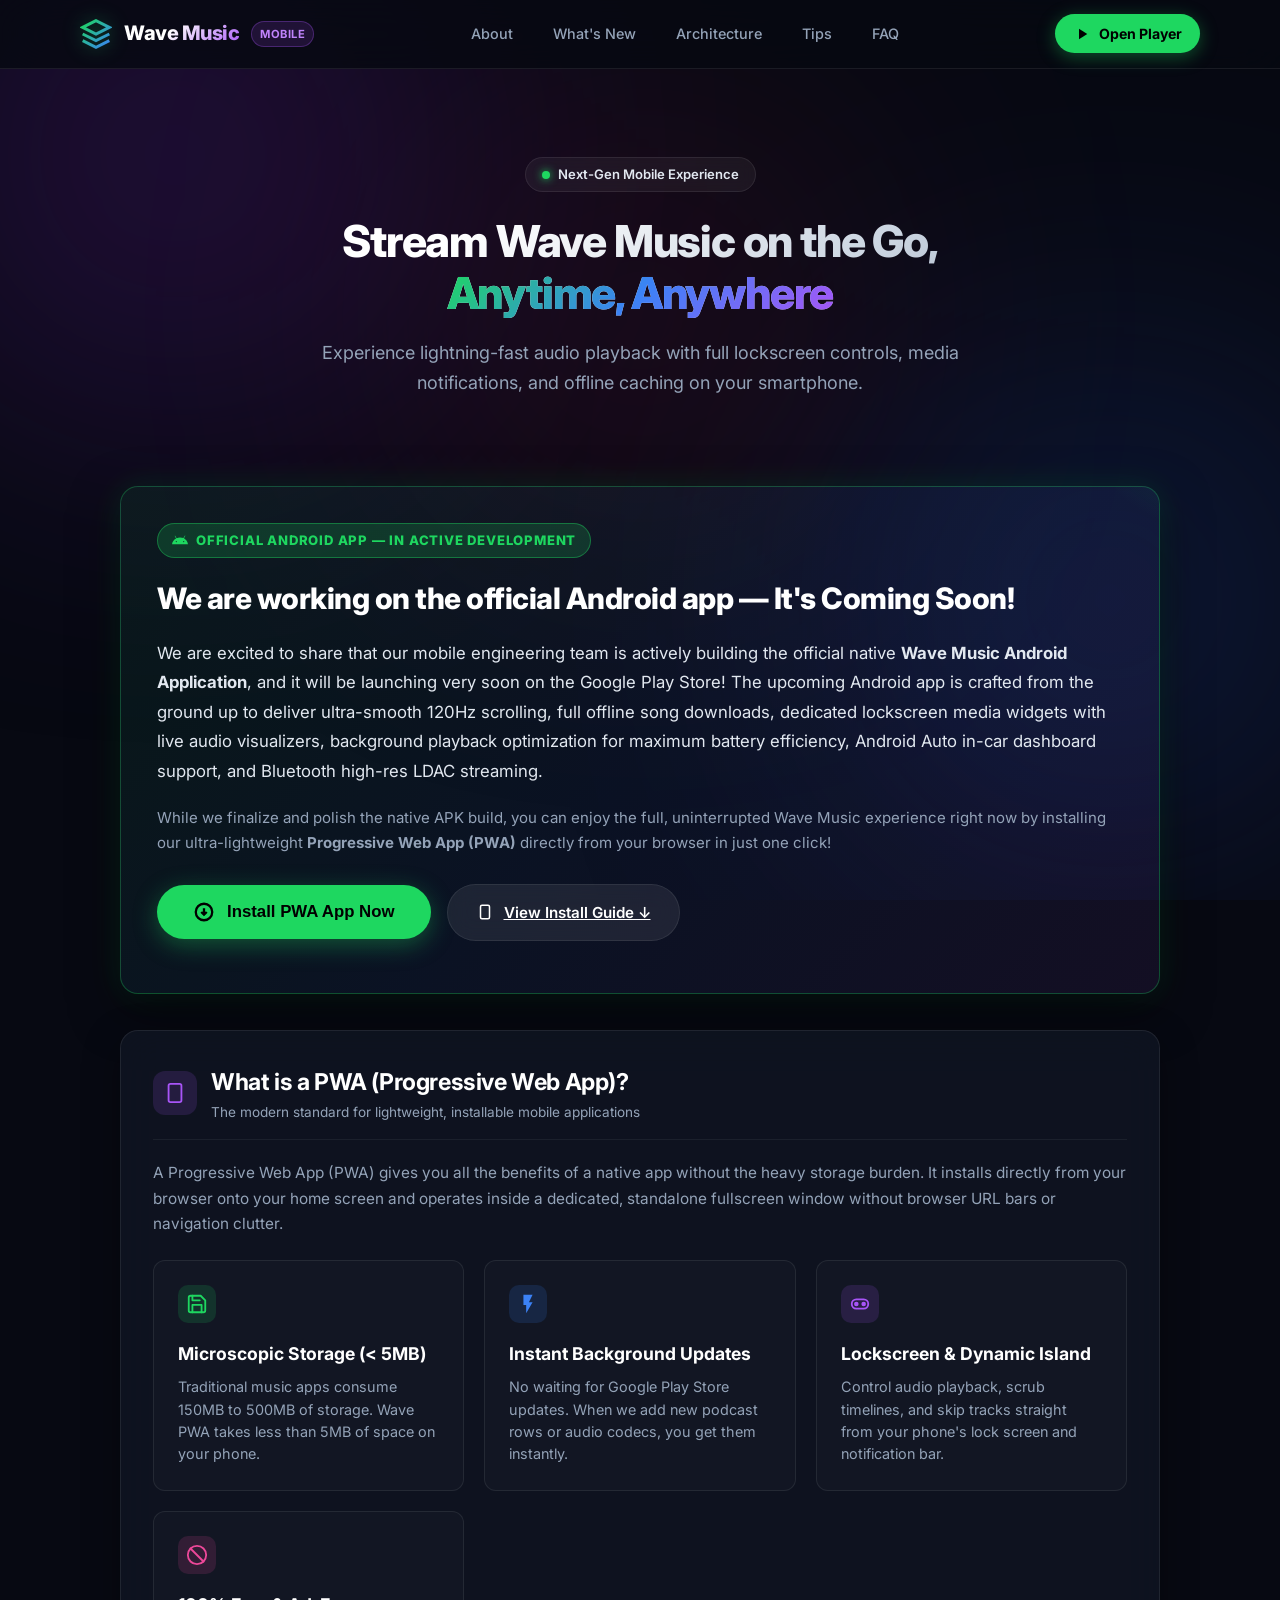
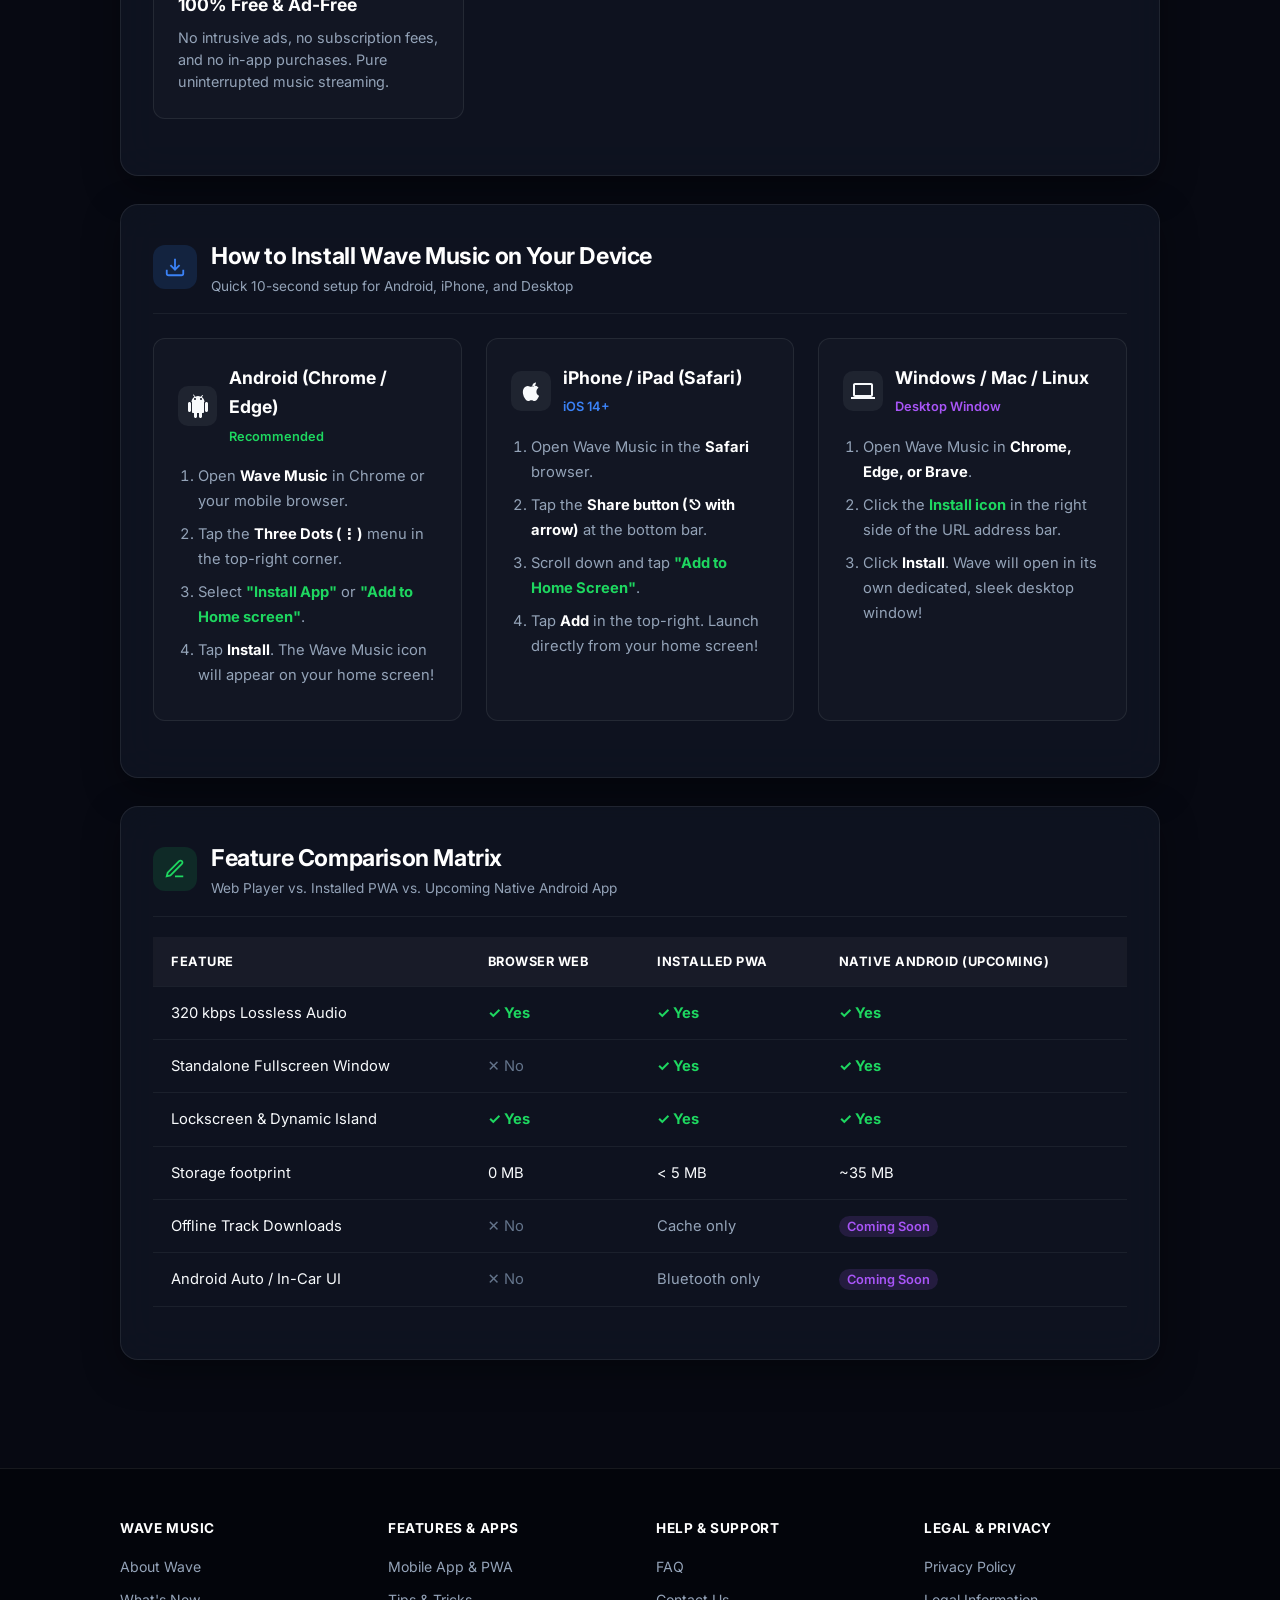
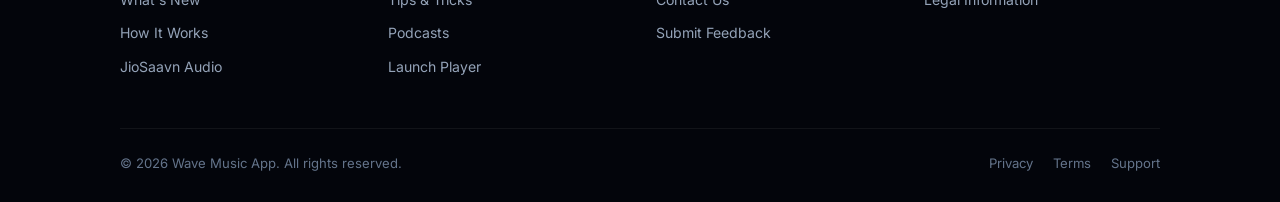
<file: mobile-app.html>
<!DOCTYPE html>
<html lang="en">
<head>
  <meta charset="UTF-8">
  <meta name="viewport" content="width=device-width, initial-scale=1.0, maximum-scale=1.0, user-scalable=no">
  <title>Wave Mobile App — Android App Coming Soon &amp; Install PWA</title>
  <meta name="description" content="Wave Music Mobile App: We are actively developing the official native Android App coming soon to Google Play. Install the instant PWA app now on Android, iOS, and PC.">
  <link rel="canonical" href="https://wave-music-i50w.onrender.com/mobile-app.html">
  <link rel="icon" type="image/png" sizes="32x32" href="./assets/icon-32.png">
  <link rel="manifest" href="./manifest.json">
  <link rel="preconnect" href="https://fonts.googleapis.com">
  <link rel="preconnect" href="https://fonts.gstatic.com" crossorigin>
  <link href="https://fonts.googleapis.com/css2?family=Inter:wght@400;500;600;700;800;900&display=swap" rel="stylesheet">
  <link rel="stylesheet" href="./css/info-pages.css">
  <style>
    
    .android-coming-soon-card {
      background: linear-gradient(135deg, rgba(30, 215, 96, 0.08) 0%, rgba(59, 130, 246, 0.08) 50%, rgba(168, 85, 247, 0.08) 100%);
      border: 1px solid rgba(30, 215, 96, 0.3);
      box-shadow: 0 16px 48px rgba(0, 0, 0, 0.5), 0 0 30px rgba(30, 215, 96, 0.15);
      border-radius: var(--radius-lg);
      padding: 36px;
      margin-bottom: 36px;
      position: relative;
      overflow: hidden;
    }

    .android-coming-soon-card::after {
      content: '';
      position: absolute;
      top: -50%;
      right: -20%;
      width: 300px;
      height: 300px;
      background: radial-gradient(circle, rgba(30, 215, 96, 0.2) 0%, transparent 70%);
      pointer-events: none;
    }

    .coming-soon-badge-tag {
      display: inline-flex;
      align-items: center;
      gap: 8px;
      background: rgba(30, 215, 96, 0.18);
      color: #1ed760;
      border: 1px solid rgba(30, 215, 96, 0.4);
      padding: 6px 14px;
      border-radius: 500px;
      font-size: 0.82rem;
      font-weight: 800;
      text-transform: uppercase;
      letter-spacing: 0.8px;
      margin-bottom: 16px;
    }

    .pwa-hero-btn-row {
      display: flex;
      gap: 16px;
      align-items: center;
      flex-wrap: wrap;
      margin: 28px 0 16px;
    }

    .btn-pwa-install-big {
      display: inline-flex;
      align-items: center;
      gap: 12px;
      background: var(--neon-green);
      color: #000000;
      font-size: 1.05rem;
      font-weight: 800;
      padding: 16px 36px;
      border-radius: 500px;
      border: none;
      cursor: pointer;
      box-shadow: 0 6px 24px var(--neon-green-glow);
      transition: all 0.25s cubic-bezier(0.2, 0.8, 0.2, 1);
      text-decoration: none;
    }

    .btn-pwa-install-big:hover {
      background: #22e366;
      transform: translateY(-2px) scale(1.03);
      box-shadow: 0 8px 32px rgba(30, 215, 96, 0.6);
    }

    .btn-notify-android {
      display: inline-flex;
      align-items: center;
      gap: 10px;
      background: rgba(255, 255, 255, 0.08);
      border: 1px solid var(--glass-border);
      color: #ffffff;
      font-size: 0.95rem;
      font-weight: 600;
      padding: 15px 28px;
      border-radius: 500px;
      cursor: pointer;
      backdrop-filter: blur(12px);
      transition: all 0.2s ease;
    }

    .btn-notify-android:hover {
      background: rgba(255, 255, 255, 0.15);
      border-color: rgba(255, 255, 255, 0.3);
      transform: translateY(-1px);
    }

    .install-steps-grid {
      display: grid;
      grid-template-columns: repeat(auto-fit, minmax(300px, 1fr));
      gap: 24px;
      margin: 24px 0;
    }

    .install-step-card {
      background: rgba(255, 255, 255, 0.02);
      border: 1px solid var(--glass-border);
      border-radius: var(--radius-md);
      padding: 24px;
      transition: all 0.25s ease;
    }

    .install-step-card:hover {
      background: rgba(255, 255, 255, 0.05);
      border-color: rgba(255, 255, 255, 0.2);
      transform: translateY(-3px);
    }

    .step-os-header {
      display: flex;
      align-items: center;
      gap: 12px;
      margin-bottom: 16px;
    }

    .step-os-icon {
      width: 40px;
      height: 40px;
      border-radius: 10px;
      background: rgba(255, 255, 255, 0.06);
      display: flex;
      align-items: center;
      justify-content: center;
      font-size: 1.3rem;
    }

    .step-list {
      padding-left: 20px;
      color: var(--text-muted);
      font-size: 0.92rem;
      line-height: 1.7;
    }

    .step-list li {
      margin-bottom: 8px;
    }

    .comparison-table-wrap {
      overflow-x: auto;
      margin: 20px 0;
    }

    .comparison-table {
      width: 100%;
      border-collapse: collapse;
      text-align: left;
      font-size: 0.92rem;
    }

    .comparison-table th, .comparison-table td {
      padding: 14px 18px;
      border-bottom: 1px solid rgba(255, 255, 255, 0.06);
    }

    .comparison-table th {
      background: rgba(255, 255, 255, 0.04);
      color: #ffffff;
      font-weight: 700;
      text-transform: uppercase;
      font-size: 0.8rem;
      letter-spacing: 0.5px;
    }

    .check-yes {
      color: #1ed760;
      font-weight: bold;
    }

    .check-soon {
      color: #a855f7;
      font-weight: 600;
      font-size: 0.8rem;
      background: rgba(168, 85, 247, 0.15);
      padding: 3px 8px;
      border-radius: 20px;
    }
  </style>
</head>
<body>

  <div class="bg-theme">
    <div class="glow glow-purple"></div>
    <div class="glow glow-blue"></div>
    <div class="glow glow-pink"></div>
  </div>

  
  <header class="info-topbar">
    <div class="topbar-content">
      <a href="index.html" class="logo-group" title="Back to Wave Music Player">
        <svg viewBox="0 0 24 24" fill="none" stroke="url(#wave-logo-grad)" stroke-width="2.2">
          <path d="M12 2L2 7l10 5 10-5-10-5zM2 17l10 5 10-5M2 12l10 5 10-5"/>
          <defs>
            <linearGradient id="wave-logo-grad" x1="0" y1="0" x2="1" y2="1">
              <stop offset="0%" stop-color="#1ed760" />
              <stop offset="100%" stop-color="#3b82f6" />
            </linearGradient>
          </defs>
        </svg>
        <span class="brand-name">Wave Music</span>
        <span class="badge-version">Mobile</span>
      </a>

      <nav class="topbar-nav">
        <a href="about.html" class="nav-link">About</a>
        <a href="whats-new.html" class="nav-link">What's New</a>
        <a href="how-it-works.html" class="nav-link">Architecture</a>
        <a href="tips-and-tricks.html" class="nav-link">Tips</a>
        <a href="faq.html" class="nav-link">FAQ</a>
      </nav>

      <a href="index.html" class="btn-launch-app">
        <svg viewBox="0 0 24 24" fill="currentColor" width="18" height="18"><path d="M8 5v14l11-7z"/></svg>
        Open Player
      </a>
    </div>
  </header>

  
  <main class="info-main">
    <div class="info-container">

      
      <section class="info-hero">
        <div class="hero-pill-badge">
          <span class="pulse-dot"></span> Next-Gen Mobile Experience
        </div>
        <h1>Stream Wave Music on the Go, <br><span class="gradient-text">Anytime, Anywhere</span></h1>
        <p class="hero-subtitle">
          Experience lightning-fast audio playback with full lockscreen controls, media notifications, and offline caching on your smartphone.
        </p>
      </section>

      
      <article class="android-coming-soon-card">
        <div class="coming-soon-badge-tag">
          <svg viewBox="0 0 24 24" fill="currentColor" width="16" height="16"><path d="M17.523 15.3414c-.5511 0-.9993-.4486-.9993-.9997s.4482-.9993.9993-.9993c.551 0 .9993.4482.9993.9993.0001.5511-.4483.9997-.9993.9997m-11.046 0c-.5511 0-.9993-.4486-.9993-.9997s.4482-.9993.9993-.9993c.5511 0 .9993.4482.9993.9993 0 .5511-.4482.9997-.9993.9997m11.4045-6.02l1.9973-3.4592a.416.416 0 0 0-.1521-.5676.416.416 0 0 0-.5676.1521l-2.0223 3.503C15.5802 8.411 13.8407 8.1 12 8.1s-3.5802.411-5.1368 1.1504L4.8409 5.7474a.416.416 0 0 0-.5676-.1521.416.416 0 0 0-.1521.5676l1.9973 3.4592C2.6889 11.4912.449 14.544.0324 18.25h23.9352c-.4166-3.706-2.6565-6.7588-6.0856-8.9286"/></svg>
          Official Android App — In Active Development
        </div>

        <h2 style="font-size: 1.85rem; font-weight: 800; color: #ffffff; margin-bottom: 16px; letter-spacing: -0.5px;">
          We are working on the official Android app — It's Coming Soon!
        </h2>

        <p style="color: #e2e8f0; font-size: 1.05rem; line-height: 1.75; margin-bottom: 20px; font-weight: 400;">
          We are excited to share that our mobile engineering team is actively building the official native <strong>Wave Music Android Application</strong>, and it will be launching very soon on the Google Play Store! The upcoming Android app is crafted from the ground up to deliver ultra-smooth 120Hz scrolling, full offline song downloads, dedicated lockscreen media widgets with live audio visualizers, background playback optimization for maximum battery efficiency, Android Auto in-car dashboard support, and Bluetooth high-res LDAC streaming.
        </p>

        <p style="color: var(--text-muted); font-size: 0.94rem; line-height: 1.65; margin-bottom: 24px;">
          While we finalize and polish the native APK build, you can enjoy the full, uninterrupted Wave Music experience right now by installing our ultra-lightweight <strong>Progressive Web App (PWA)</strong> directly from your browser in just one click!
        </p>

        <div class="pwa-hero-btn-row">
          <button class="btn-pwa-install-big" id="pwa-install-btn" onclick="triggerPwaInstall()">
            <svg viewBox="0 0 24 24" fill="none" stroke="currentColor" stroke-width="2.5" width="22" height="22"><circle cx="12" cy="12" r="9"/><path d="M12 8v7M9 12l3 3 3-3"/></svg>
            Install PWA App Now
          </button>

          <a href="#install-guide" class="btn-notify-android">
            <svg viewBox="0 0 24 24" fill="none" stroke="currentColor" stroke-width="2" width="18" height="18"><path d="M12 18h.01M8 21h8a2 2 0 0 0 2-2V5a2 2 0 0 0-2-2H8a2 2 0 0 0-2 2v14a2 2 0 0 0 2 2z"/></svg>
            View Install Guide &darr;
          </a>
        </div>
      </article>

      
      <article class="info-card">
        <div class="card-header">
          <div class="card-header-icon" style="background: rgba(168,85,247,0.15); color: #a855f7;">
            <svg viewBox="0 0 24 24" fill="none" stroke="currentColor" stroke-width="2" width="22" height="22"><rect x="5" y="2" width="14" height="20" rx="2" ry="2"/><line x1="12" y1="18" x2="12.01" y2="18"/></svg>
          </div>
          <div>
            <h2>What is a PWA (Progressive Web App)?</h2>
            <p>The modern standard for lightweight, installable mobile applications</p>
          </div>
        </div>

        <p style="color: var(--text-muted); font-size: 0.96rem; margin-bottom: 18px;">
          A Progressive Web App (PWA) gives you all the benefits of a native app without the heavy storage burden. It installs directly from your browser onto your home screen and operates inside a dedicated, standalone fullscreen window without browser URL bars or navigation clutter.
        </p>

        <div class="feature-grid">
          <div class="feature-box">
            <div class="feature-box-icon" style="background: rgba(30, 215, 96, 0.15); color: #1ed760; display:flex; align-items:center; justify-content:center;">
              <svg viewBox="0 0 24 24" width="22" height="22" fill="none" stroke="currentColor" stroke-width="2" stroke-linecap="round" stroke-linejoin="round"><path d="M19 21H5a2 2 0 0 1-2-2V5a2 2 0 0 1 2-2h11l5 5v11a2 2 0 0 1-2 2z"/><polyline points="17 21 17 13 7 13 7 21"/><polyline points="7 3 7 8 15 8"/></svg>
            </div>
            <h3>Microscopic Storage (&lt; 5MB)</h3>
            <p>Traditional music apps consume 150MB to 500MB of storage. Wave PWA takes less than 5MB of space on your phone.</p>
          </div>

          <div class="feature-box">
            <div class="feature-box-icon" style="background: rgba(59, 130, 246, 0.15); color: #3b82f6; display:flex; align-items:center; justify-content:center;">
              <svg viewBox="0 0 24 24" width="22" height="22" fill="currentColor"><path d="M7 2v11h3v9l7-12h-4l4-8z"/></svg>
            </div>
            <h3>Instant Background Updates</h3>
            <p>No waiting for Google Play Store updates. When we add new podcast rows or audio codecs, you get them instantly.</p>
          </div>

          <div class="feature-box">
            <div class="feature-box-icon" style="background: rgba(168, 85, 247, 0.15); color: #a855f7; display:flex; align-items:center; justify-content:center;">
              <svg viewBox="0 0 24 24" width="22" height="22" fill="none" stroke="currentColor" stroke-width="2" stroke-linecap="round"><rect x="3" y="7" width="18" height="10" rx="5"/><circle cx="8" cy="12" r="1.5" fill="currentColor"/><circle cx="16" cy="12" r="1.5" fill="currentColor"/></svg>
            </div>
            <h3>Lockscreen &amp; Dynamic Island</h3>
            <p>Control audio playback, scrub timelines, and skip tracks straight from your phone's lock screen and notification bar.</p>
          </div>

          <div class="feature-box">
            <div class="feature-box-icon" style="background: rgba(236, 72, 153, 0.15); color: #ec4899; display:flex; align-items:center; justify-content:center;">
              <svg viewBox="0 0 24 24" width="22" height="22" fill="none" stroke="currentColor" stroke-width="2" stroke-linecap="round"><circle cx="12" cy="12" r="10"/><line x1="4.93" y1="4.93" x2="19.07" y2="19.07"/></svg>
            </div>
            <h3>100% Free &amp; Ad-Free</h3>
            <p>No intrusive ads, no subscription fees, and no in-app purchases. Pure uninterrupted music streaming.</p>
          </div>
        </div>
      </article>

      
      <article class="info-card" id="install-guide">
        <div class="card-header">
          <div class="card-header-icon" style="background: rgba(59, 130, 246, 0.15); color: #3b82f6;">
            <svg viewBox="0 0 24 24" fill="none" stroke="currentColor" stroke-width="2" width="22" height="22"><path d="M21 15v4a2 2 0 0 1-2 2H5a2 2 0 0 1-2-2v-4M7 10l5 5 5-5M12 15V3"/></svg>
          </div>
          <div>
            <h2>How to Install Wave Music on Your Device</h2>
            <p>Quick 10-second setup for Android, iPhone, and Desktop</p>
          </div>
        </div>

        <div class="install-steps-grid">
          
          <div class="install-step-card">
            <div class="step-os-header">
              <div class="step-os-icon" style="display:flex; align-items:center; justify-content:center;">
                <svg viewBox="0 0 24 24" width="24" height="24" fill="currentColor"><path d="M6 18c0 .55.45 1 1 1h1v3.5c0 .83.67 1.5 1.5 1.5s1.5-.67 1.5-1.5V19h2v3.5c0 .83.67 1.5 1.5 1.5s1.5-.67 1.5-1.5V19h1c.55 0 1-.45 1-1V8H6v10zM3.5 8C2.67 8 2 8.67 2 9.5v7c0 .83.67 1.5 1.5 1.5S5 17.33 5 16.5v-7C5 8.67 4.33 8 3.5 8zm17 0c-.83 0-1.5.67-1.5 1.5v7c0 .83.67 1.5 1.5 1.5s1.5-.67 1.5-1.5v-7c0-.83-.67-1.5-1.5-1.5zm-4.97-4.84l1.3-1.3c.2-.2.2-.51 0-.71-.2-.2-.51-.2-.71 0l-1.48 1.48C13.68 2.24 12.87 2 12 2c-.87 0-1.68.24-2.64.63L7.88.65c-.2-.2-.51-.2-.71 0-.2.2-.2.51 0 .71l1.3 1.3C6.73 3.69 5.5 5.67 5.5 8h13c0-2.33-1.23-4.31-2.97-5.34zM9 6c-.55 0-1-.45-1-1s.45-1 1-1 1 .45 1 1-.45 1-1 1zm6 0c-.55 0-1-.45-1-1s.45-1 1-1 1 .45 1 1-.45 1-1 1z"/></svg>
              </div>
              <div>
                <h3 style="font-size: 1.1rem; color: #fff;">Android (Chrome / Edge)</h3>
                <span style="font-size: 0.8rem; color: #1ed760; font-weight: 600;">Recommended</span>
              </div>
            </div>
            <ol class="step-list">
              <li>Open <strong style="color:#fff;">Wave Music</strong> in Chrome or your mobile browser.</li>
              <li>Tap the <strong style="color:#fff;">Three Dots (⋮)</strong> menu in the top-right corner.</li>
              <li>Select <strong style="color:#1ed760;">"Install App"</strong> or <strong style="color:#1ed760;">"Add to Home screen"</strong>.</li>
              <li>Tap <strong style="color:#fff;">Install</strong>. The Wave Music icon will appear on your home screen!</li>
            </ol>
          </div>

          
          <div class="install-step-card">
            <div class="step-os-header">
              <div class="step-os-icon" style="display:flex; align-items:center; justify-content:center;">
                <svg viewBox="0 0 24 24" width="24" height="24" fill="currentColor"><path d="M18.71 19.5c-.83 1.24-1.71 2.45-3.05 2.47-1.34.03-1.77-.79-3.29-.79-1.53 0-2 .77-3.27.82-1.31.05-2.3-1.32-3.14-2.53C4.25 17 2.94 12.45 4.7 9.39c.87-1.52 2.43-2.48 4.12-2.51 1.28-.02 2.5.87 3.29.87.78 0 2.26-1.07 3.81-.91.65.03 2.47.26 3.64 1.98-.09.06-2.17 1.28-2.15 3.81.03 3.02 2.65 4.03 2.68 4.04-.03.07-.42 1.44-1.38 2.83M15.97 6.37c.62-.75 1.04-1.8 0.92-2.85-.9.04-2 0.6-2.65 1.35-.58.66-.99 1.72-.88 2.74 1.01.08 2.01-.52 2.61-1.24z"/></svg>
              </div>
              <div>
                <h3 style="font-size: 1.1rem; color: #fff;">iPhone / iPad (Safari)</h3>
                <span style="font-size: 0.8rem; color: #3b82f6; font-weight: 600;">iOS 14+</span>
              </div>
            </div>
            <ol class="step-list">
              <li>Open Wave Music in the <strong style="color:#fff;">Safari</strong> browser.</li>
              <li>Tap the <strong style="color:#fff;">Share button (⎋ with arrow)</strong> at the bottom bar.</li>
              <li>Scroll down and tap <strong style="color:#1ed760;">"Add to Home Screen"</strong>.</li>
              <li>Tap <strong style="color:#fff;">Add</strong> in the top-right. Launch directly from your home screen!</li>
            </ol>
          </div>

          
          <div class="install-step-card">
            <div class="step-os-header">
              <div class="step-os-icon" style="display:flex; align-items:center; justify-content:center;">
                <svg viewBox="0 0 24 24" width="24" height="24" fill="currentColor"><path d="M20 18c1.1 0 1.99-.9 1.99-2L22 6c0-1.1-.9-2-2-2H4c-1.1 0-2 .9-2 2v10c0 1.1.9 2 2 2H0v2h24v-2h-4zM4 6h16v10H4V6z"/></svg>
              </div>
              <div>
                <h3 style="font-size: 1.1rem; color: #fff;">Windows / Mac / Linux</h3>
                <span style="font-size: 0.8rem; color: #a855f7; font-weight: 600;">Desktop Window</span>
              </div>
            </div>
            <ol class="step-list">
              <li>Open Wave Music in <strong style="color:#fff;">Chrome, Edge, or Brave</strong>.</li>
              <li>Click the <strong style="color:#1ed760;">Install icon</strong> in the right side of the URL address bar.</li>
              <li>Click <strong style="color:#fff;">Install</strong>. Wave will open in its own dedicated, sleek desktop window!</li>
            </ol>
          </div>
        </div>
      </article>

      
      <article class="info-card">
        <div class="card-header">
          <div class="card-header-icon" style="background: rgba(30, 215, 96, 0.12); color: #1ed760;">
            <svg viewBox="0 0 24 24" fill="none" stroke="currentColor" stroke-width="2" width="22" height="22"><path d="M12 20h9M16.5 3.5a2.121 2.121 0 0 1 3 3L7 19l-4 1 1-4L16.5 3.5z"/></svg>
          </div>
          <div>
            <h2>Feature Comparison Matrix</h2>
            <p>Web Player vs. Installed PWA vs. Upcoming Native Android App</p>
          </div>
        </div>

        <div class="comparison-table-wrap">
          <table class="comparison-table">
            <thead>
              <tr>
                <th>Feature</th>
                <th>Browser Web</th>
                <th>Installed PWA</th>
                <th>Native Android (Upcoming)</th>
              </tr>
            </thead>
            <tbody>
              <tr>
                <td>320 kbps Lossless Audio</td>
                <td><span class="check-yes">✓ Yes</span></td>
                <td><span class="check-yes">✓ Yes</span></td>
                <td><span class="check-yes">✓ Yes</span></td>
              </tr>
              <tr>
                <td>Standalone Fullscreen Window</td>
                <td style="color:var(--text-dark);">✕ No</td>
                <td><span class="check-yes">✓ Yes</span></td>
                <td><span class="check-yes">✓ Yes</span></td>
              </tr>
              <tr>
                <td>Lockscreen &amp; Dynamic Island</td>
                <td><span class="check-yes">✓ Yes</span></td>
                <td><span class="check-yes">✓ Yes</span></td>
                <td><span class="check-yes">✓ Yes</span></td>
              </tr>
              <tr>
                <td>Storage footprint</td>
                <td>0 MB</td>
                <td>&lt; 5 MB</td>
                <td>~35 MB</td>
              </tr>
              <tr>
                <td>Offline Track Downloads</td>
                <td style="color:var(--text-dark);">✕ No</td>
                <td style="color:var(--text-muted);">Cache only</td>
                <td><span class="check-soon">Coming Soon</span></td>
              </tr>
              <tr>
                <td>Android Auto / In-Car UI</td>
                <td style="color:var(--text-dark);">✕ No</td>
                <td style="color:var(--text-muted);">Bluetooth only</td>
                <td><span class="check-soon">Coming Soon</span></td>
              </tr>
            </tbody>
          </table>
        </div>
      </article>

    </div>
  </main>

  
  <footer class="info-footer">
    <div class="footer-inner">
      <div class="footer-nav-grid">
        <div class="footer-col">
          <h4>Wave Music</h4>
          <a href="about.html">About Wave</a>
          <a href="whats-new.html">What's New</a>
          <a href="how-it-works.html">How It Works</a>
          <a href="jiosaavn-audio.html">JioSaavn Audio</a>
        </div>
        <div class="footer-col">
          <h4>Features &amp; Apps</h4>
          <a href="mobile-app.html">Mobile App &amp; PWA</a>
          <a href="tips-and-tricks.html">Tips &amp; Tricks</a>
          <a href="index.html#podcasts">Podcasts</a>
          <a href="index.html">Launch Player</a>
        </div>
        <div class="footer-col">
          <h4>Help &amp; Support</h4>
          <a href="faq.html">FAQ</a>
          <a href="contact.html">Contact Us</a>
          <a href="contact.html#feedback">Submit Feedback</a>
        </div>
        <div class="footer-col">
          <h4>Legal &amp; Privacy</h4>
          <a href="privacy.html">Privacy Policy</a>
          <a href="legal.html">Legal Information</a>
        </div>
      </div>
      <div class="footer-bottom-bar">
        <p>&copy; 2026 Wave Music App. All rights reserved.</p>
        <div class="footer-bottom-links">
          <a href="privacy.html">Privacy</a>
          <a href="legal.html">Terms</a>
          <a href="contact.html">Support</a>
        </div>
      </div>
    </div>
  </footer>

  <script>
    let deferredPwaPrompt = null;
    window.addEventListener('beforeinstallprompt', (e) => {
      e.preventDefault();
      deferredPwaPrompt = e;
      const btn = document.getElementById('pwa-install-btn');
      if (btn) btn.style.display = 'inline-flex';
    });

    function triggerPwaInstall() {
      if (deferredPwaPrompt) {
        deferredPwaPrompt.prompt();
        deferredPwaPrompt.userChoice.then((choiceResult) => {
          if (choiceResult.outcome === 'accepted') {
            alert('Thank you for installing Wave Music!');
          }
          deferredPwaPrompt = null;
        });
      } else {
        
        const guide = document.getElementById('install-guide');
        if (guide) {
          guide.scrollIntoView({ behavior: 'smooth' });
        }
      }
    }
  </script>

</body>
</html>
</file>
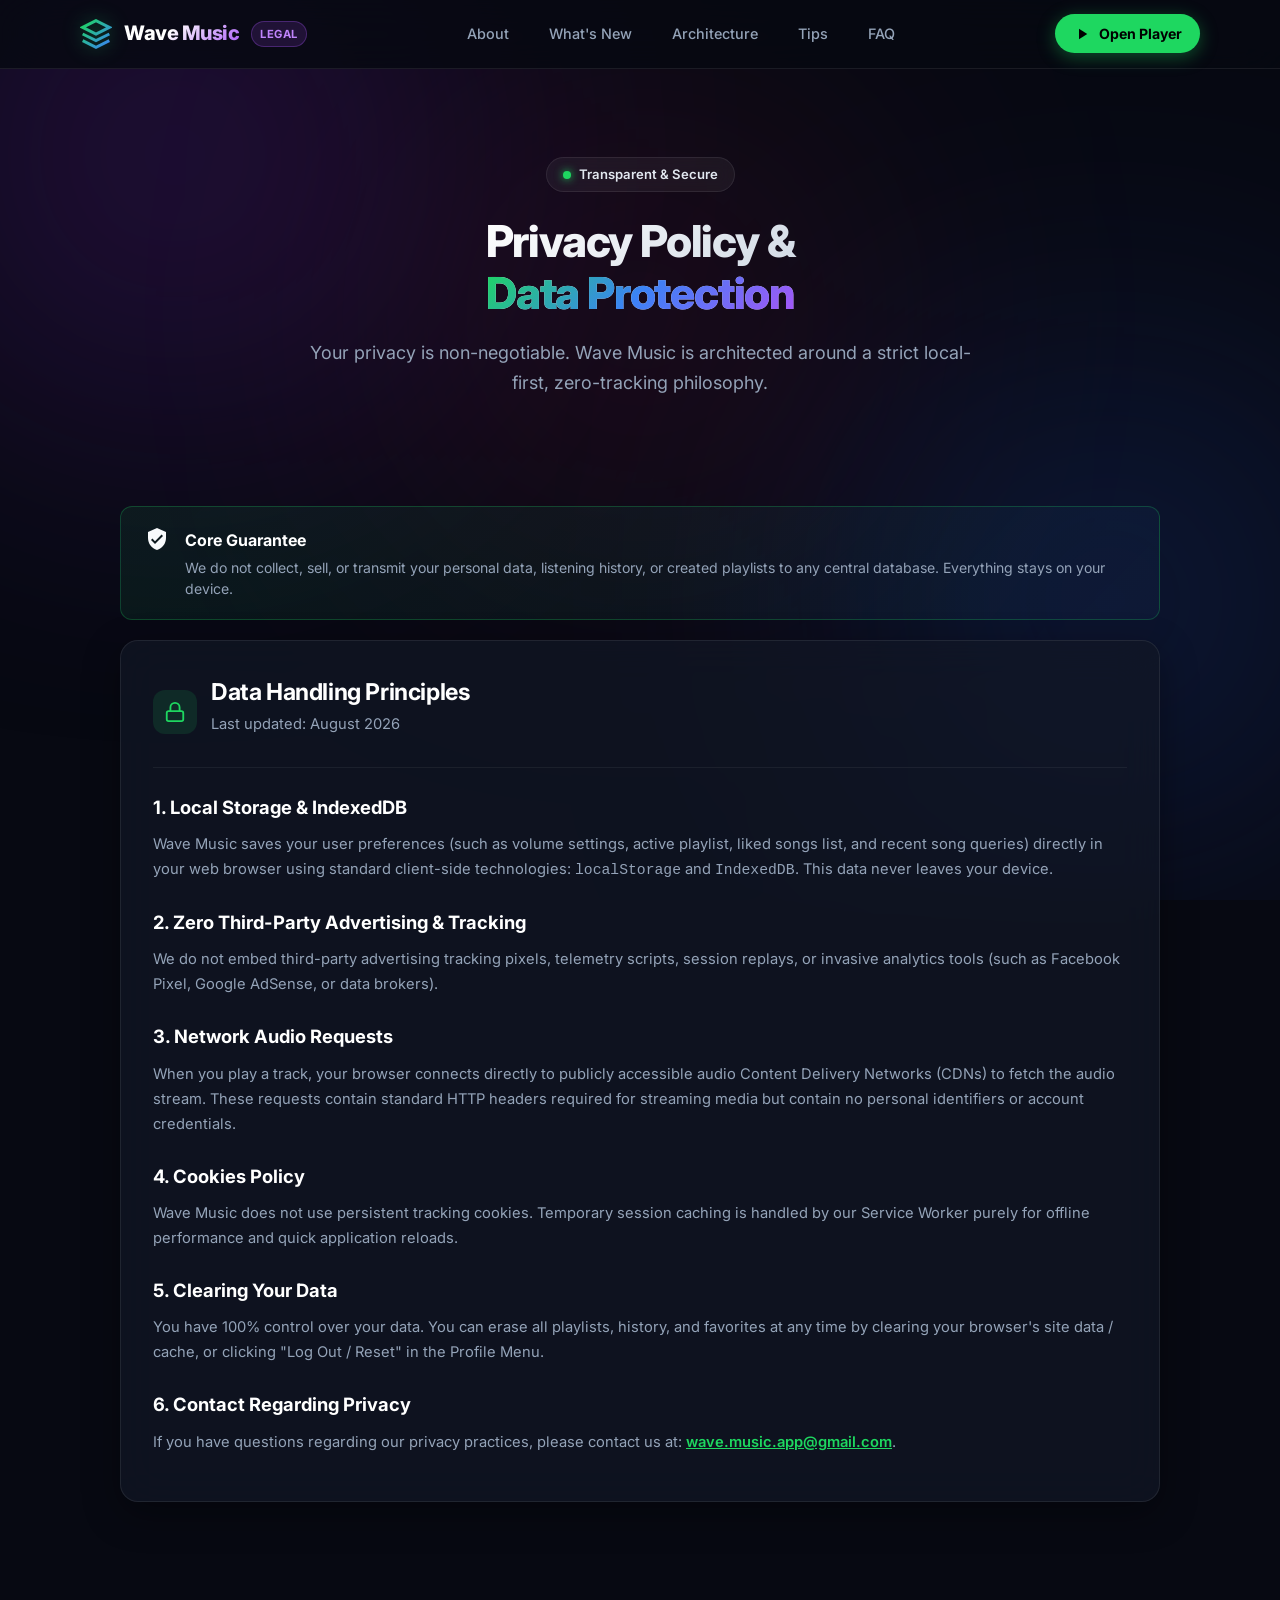
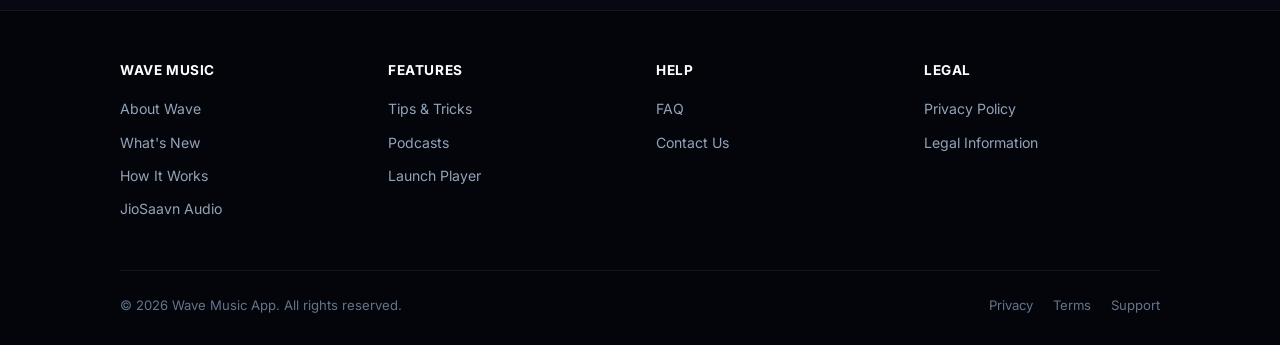
<file: privacy.html>
<!DOCTYPE html>
<html lang="en">
<head>
  <meta charset="UTF-8">
  <meta name="viewport" content="width=device-width, initial-scale=1.0, maximum-scale=1.0, user-scalable=no">
  <title>Privacy Policy — Wave Music</title>
  <meta name="description" content="Wave Music Privacy Policy: Learn how our zero-tracking, local-first architecture keeps your music data 100% private on your device.">
  <link rel="canonical" href="https://wave-music-i50w.onrender.com/privacy.html">
  <link rel="icon" type="image/png" sizes="32x32" href="./assets/icon-32.png">
  <link rel="preconnect" href="https://fonts.googleapis.com">
  <link rel="preconnect" href="https://fonts.gstatic.com" crossorigin>
  <link href="https://fonts.googleapis.com/css2?family=Inter:wght@400;500;600;700;800;900&display=swap" rel="stylesheet">
  <link rel="stylesheet" href="./css/info-pages.css">
</head>
<body>

  <div class="bg-theme">
    <div class="glow glow-purple"></div>
    <div class="glow glow-blue"></div>
    <div class="glow glow-pink"></div>
  </div>

  <header class="info-topbar">
    <div class="topbar-content">
      <a href="index.html" class="logo-group" title="Back to Wave Music Player">
        <svg viewBox="0 0 24 24" fill="none" stroke="url(#wave-logo-grad)" stroke-width="2.2">
          <path d="M12 2L2 7l10 5 10-5-10-5zM2 17l10 5 10-5M2 12l10 5 10-5"/>
          <defs>
            <linearGradient id="wave-logo-grad" x1="0" y1="0" x2="1" y2="1">
              <stop offset="0%" stop-color="#1ed760" />
              <stop offset="100%" stop-color="#3b82f6" />
            </linearGradient>
          </defs>
        </svg>
        <span class="brand-name">Wave Music</span>
        <span class="badge-version">Legal</span>
      </a>

      <nav class="topbar-nav">
        <a href="about.html" class="nav-link">About</a>
        <a href="whats-new.html" class="nav-link">What's New</a>
        <a href="how-it-works.html" class="nav-link">Architecture</a>
        <a href="tips-and-tricks.html" class="nav-link">Tips</a>
        <a href="faq.html" class="nav-link">FAQ</a>
      </nav>

      <a href="index.html" class="btn-launch-app">
        <svg viewBox="0 0 24 24" fill="currentColor" width="18" height="18"><path d="M8 5v14l11-7z"/></svg>
        Open Player
      </a>
    </div>
  </header>

  <main class="info-main">
    <div class="info-container">

      <section class="info-hero">
        <div class="hero-pill-badge">
          <span class="pulse-dot"></span> Transparent &amp; Secure
        </div>
        <h1>Privacy Policy &amp; <br><span class="gradient-text">Data Protection</span></h1>
        <p class="hero-subtitle">
          Your privacy is non-negotiable. Wave Music is architected around a strict local-first, zero-tracking philosophy.
        </p>
      </section>

      
      <div class="info-callout">
        <div class="callout-icon" style="display:flex; align-items:center; justify-content:center;">
          <svg viewBox="0 0 24 24" width="24" height="24" fill="currentColor"><path d="M12 1L3 5v6c0 5.55 3.84 10.74 9 12 5.16-1.26 9-6.45 9-12V5l-9-4zm-2 16l-4-4 1.41-1.41L10 14.17l6.59-6.59L18 9l-8 8z"/></svg>
        </div>
        <div class="callout-body">
          <h4>Core Guarantee</h4>
          <p>We do not collect, sell, or transmit your personal data, listening history, or created playlists to any central database. Everything stays on your device.</p>
        </div>
      </div>

      
      <article class="info-card legal-content">
        <div class="card-header">
          <div class="card-header-icon" style="background:rgba(30,215,96,0.12); color:#1ed760;">
            <svg viewBox="0 0 24 24" fill="none" stroke="currentColor" stroke-width="2" width="22" height="22"><rect x="3" y="11" width="18" height="11" rx="2" ry="2"/><path d="M7 11V7a5 5 0 0 1 10 0v4"/></svg>
          </div>
          <div>
            <h2>Data Handling Principles</h2>
            <p>Last updated: August 2026</p>
          </div>
        </div>

        <h3>1. Local Storage &amp; IndexedDB</h3>
        <p>
          Wave Music saves your user preferences (such as volume settings, active playlist, liked songs list, and recent song queries) directly in your web browser using standard client-side technologies: <code>localStorage</code> and <code>IndexedDB</code>. This data never leaves your device.
        </p>

        <h3>2. Zero Third-Party Advertising &amp; Tracking</h3>
        <p>
          We do not embed third-party advertising tracking pixels, telemetry scripts, session replays, or invasive analytics tools (such as Facebook Pixel, Google AdSense, or data brokers).
        </p>

        <h3>3. Network Audio Requests</h3>
        <p>
          When you play a track, your browser connects directly to publicly accessible audio Content Delivery Networks (CDNs) to fetch the audio stream. These requests contain standard HTTP headers required for streaming media but contain no personal identifiers or account credentials.
        </p>

        <h3>4. Cookies Policy</h3>
        <p>
          Wave Music does not use persistent tracking cookies. Temporary session caching is handled by our Service Worker purely for offline performance and quick application reloads.
        </p>

        <h3>5. Clearing Your Data</h3>
        <p>
          You have 100% control over your data. You can erase all playlists, history, and favorites at any time by clearing your browser's site data / cache, or clicking "Log Out / Reset" in the Profile Menu.
        </p>

        <h3>6. Contact Regarding Privacy</h3>
        <p>
          If you have questions regarding our privacy practices, please contact us at: <a href="mailto:wave.music.app@gmail.com" style="color:#1ed760; font-weight:600;">wave.music.app@gmail.com</a>.
        </p>
      </article>

    </div>
  </main>

  <footer class="info-footer">
    <div class="footer-inner">
      <div class="footer-nav-grid">
        <div class="footer-col">
          <h4>Wave Music</h4>
          <a href="about.html">About Wave</a>
          <a href="whats-new.html">What's New</a>
          <a href="how-it-works.html">How It Works</a>
          <a href="jiosaavn-audio.html">JioSaavn Audio</a>
        </div>
        <div class="footer-col">
          <h4>Features</h4>
          <a href="tips-and-tricks.html">Tips &amp; Tricks</a>
          <a href="index.html#podcasts">Podcasts</a>
          <a href="index.html">Launch Player</a>
        </div>
        <div class="footer-col">
          <h4>Help</h4>
          <a href="faq.html">FAQ</a>
          <a href="contact.html">Contact Us</a>
        </div>
        <div class="footer-col">
          <h4>Legal</h4>
          <a href="privacy.html">Privacy Policy</a>
          <a href="legal.html">Legal Information</a>
        </div>
      </div>
      <div class="footer-bottom-bar">
        <p>&copy; 2026 Wave Music App. All rights reserved.</p>
        <div class="footer-bottom-links">
          <a href="privacy.html">Privacy</a>
          <a href="legal.html">Terms</a>
          <a href="contact.html">Support</a>
        </div>
      </div>
    </div>
  </footer>

</body>
</html>
</file>
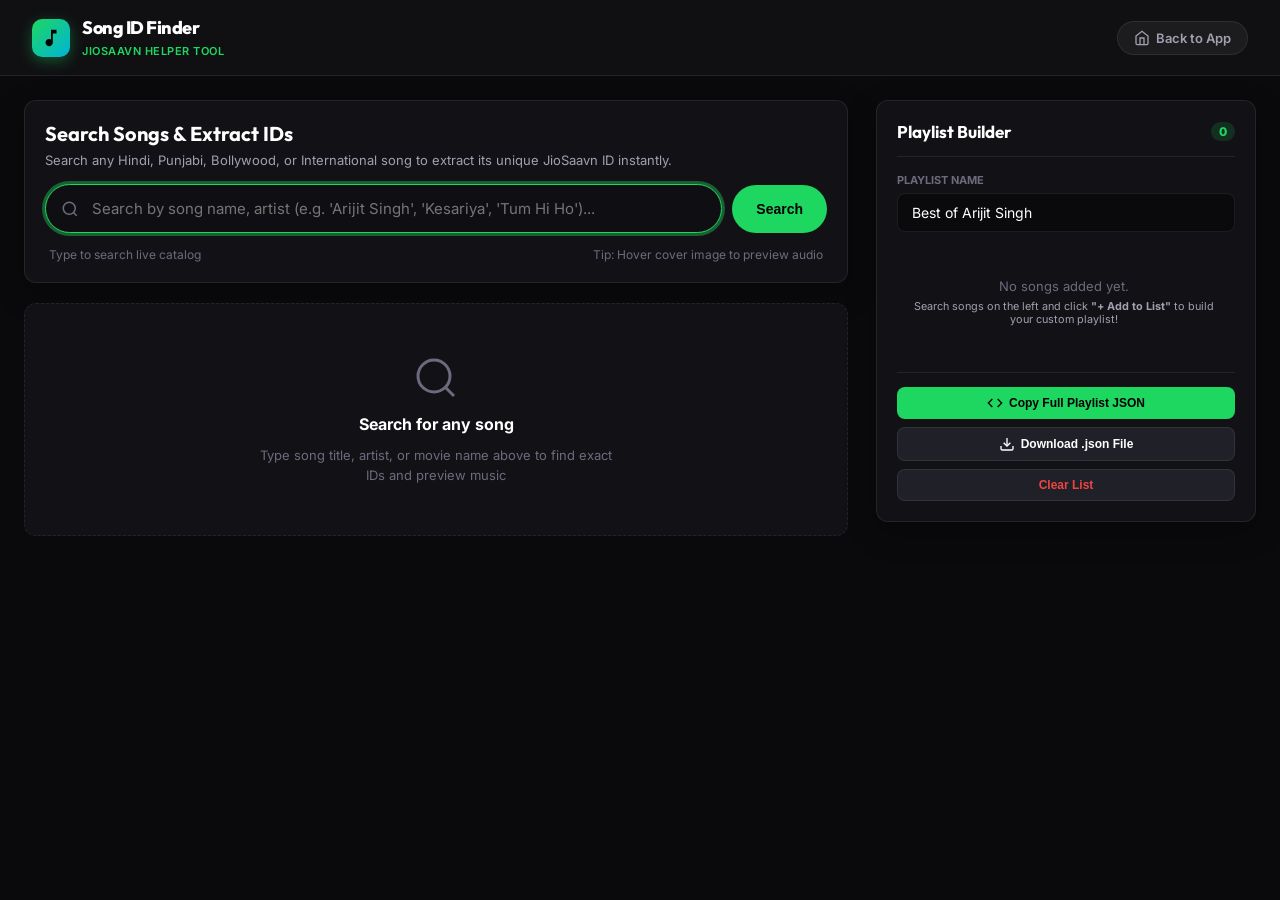
<file: song-finder.html>
<!DOCTYPE html>
<html lang="en">
<head>
  <meta charset="UTF-8" />
  <meta name="viewport" content="width=device-width, initial-scale=1.0" />
  <title>Wave Music – JioSaavn Song ID Finder & Playlist Builder</title>
  <link rel="preconnect" href="https://fonts.googleapis.com" />
  <link rel="preconnect" href="https://fonts.gstatic.com" crossorigin />
  <link href="https://fonts.googleapis.com/css2?family=Inter:wght@400;500;600;700;800&family=Outfit:wght@500;600;700;800&display=swap" rel="stylesheet" />

  <style>
    :root {
      --bg-base: #0a0a0c;
      --bg-card: #121216;
      --bg-card-hover: #1b1b22;
      --bg-elevated: #202028;
      --accent: #1ed760;
      --accent-hover: #22e367;
      --accent-dim: rgba(30, 215, 96, 0.15);
      --text-primary: #ffffff;
      --text-secondary: #a0a0b0;
      --text-muted: #6b6b7d;
      --border: rgba(255, 255, 255, 0.08);
      --border-focus: rgba(30, 215, 96, 0.4);
      --radius: 12px;
      --font-main: 'Inter', system-ui, -apple-system, sans-serif;
      --font-display: 'Outfit', 'Inter', sans-serif;
    }

    * {
      box-sizing: border-box;
      margin: 0;
      padding: 0;
    }

    body {
      background-color: var(--bg-base);
      color: var(--text-primary);
      font-family: var(--font-main);
      min-height: 100vh;
      display: flex;
      flex-direction: column;
      overflow-x: hidden;
    }

    
    header {
      background: rgba(18, 18, 22, 0.85);
      backdrop-filter: blur(16px);
      -webkit-backdrop-filter: blur(16px);
      border-bottom: 1px solid var(--border);
      padding: 16px 32px;
      display: flex;
      align-items: center;
      justify-content: space-between;
      position: sticky;
      top: 0;
      z-index: 100;
    }

    .brand-logo {
      display: flex;
      align-items: center;
      gap: 12px;
      text-decoration: none;
      color: var(--text-primary);
    }

    .logo-badge {
      width: 38px;
      height: 38px;
      border-radius: 10px;
      background: linear-gradient(135deg, #1ed760, #00b4d8);
      display: flex;
      align-items: center;
      justify-content: center;
      color: #000;
      box-shadow: 0 4px 14px rgba(30, 215, 96, 0.35);
    }

    .brand-text h1 {
      font-family: var(--font-display);
      font-size: 18px;
      font-weight: 800;
      letter-spacing: -0.5px;
    }

    .brand-text span {
      font-size: 11px;
      color: var(--accent);
      font-weight: 600;
      text-transform: uppercase;
      letter-spacing: 0.5px;
    }

    .header-links {
      display: flex;
      align-items: center;
      gap: 14px;
    }

    .nav-btn {
      background: rgba(255, 255, 255, 0.05);
      border: 1px solid var(--border);
      color: var(--text-secondary);
      padding: 8px 16px;
      border-radius: 20px;
      font-size: 13px;
      font-weight: 600;
      text-decoration: none;
      transition: all 0.2s ease;
      display: flex;
      align-items: center;
      gap: 6px;
    }

    .nav-btn:hover {
      background: var(--bg-elevated);
      color: var(--text-primary);
      border-color: rgba(255, 255, 255, 0.2);
    }

    
    .app-container {
      max-width: 1400px;
      width: 100%;
      margin: 0 auto;
      padding: 24px;
      display: grid;
      grid-template-columns: 1fr 380px;
      gap: 28px;
      flex: 1;
    }

    @media (max-width: 1024px) {
      .app-container {
        grid-template-columns: 1fr;
      }
    }

    
    .search-panel {
      display: flex;
      flex-direction: column;
      gap: 20px;
    }

    .search-box-wrap {
      background: var(--bg-card);
      border: 1px solid var(--border);
      border-radius: var(--radius);
      padding: 20px;
      box-shadow: 0 10px 30px rgba(0, 0, 0, 0.3);
    }

    .search-header-title {
      font-family: var(--font-display);
      font-size: 20px;
      font-weight: 700;
      margin-bottom: 6px;
    }

    .search-header-desc {
      font-size: 13px;
      color: var(--text-secondary);
      margin-bottom: 16px;
    }

    .search-bar {
      position: relative;
      display: flex;
      align-items: center;
      gap: 10px;
    }

    .search-input-wrap {
      position: relative;
      flex: 1;
      display: flex;
      align-items: center;
    }

    .search-input-wrap svg.search-icon {
      position: absolute;
      left: 16px;
      color: var(--text-muted);
      pointer-events: none;
    }

    .search-input {
      width: 100%;
      background: var(--bg-base);
      border: 1px solid var(--border);
      border-radius: 50px;
      padding: 14px 44px 14px 46px;
      color: var(--text-primary);
      font-size: 15px;
      font-family: var(--font-main);
      outline: none;
      transition: all 0.2s ease;
    }

    .search-input:focus {
      border-color: var(--accent);
      box-shadow: 0 0 0 3px var(--border-focus);
      background: #0f0f13;
    }

    .clear-search-btn {
      position: absolute;
      right: 14px;
      background: transparent;
      border: none;
      color: var(--text-muted);
      cursor: pointer;
      display: none;
      align-items: center;
      justify-content: center;
      padding: 4px;
      border-radius: 50%;
      transition: color 0.2s;
    }

    .clear-search-btn:hover {
      color: var(--text-primary);
    }

    .search-btn {
      background: var(--accent);
      color: #000;
      border: none;
      padding: 0 24px;
      height: 48px;
      border-radius: 50px;
      font-size: 14px;
      font-weight: 700;
      cursor: pointer;
      transition: all 0.2s ease;
      display: flex;
      align-items: center;
      gap: 8px;
      flex-shrink: 0;
    }

    .search-btn:hover {
      background: var(--accent-hover);
      transform: scale(1.02);
    }

    .search-meta-row {
      display: flex;
      justify-content: space-between;
      align-items: center;
      margin-top: 14px;
      font-size: 12px;
      color: var(--text-muted);
      padding: 0 4px;
    }

    
    .results-section {
      display: flex;
      flex-direction: column;
      gap: 12px;
    }

    .results-container {
      display: flex;
      flex-direction: column;
      gap: 10px;
    }

    
    .song-card {
      background: var(--bg-card);
      border: 1px solid var(--border);
      border-radius: var(--radius);
      padding: 12px 16px;
      display: grid;
      grid-template-columns: auto 1fr auto;
      gap: 16px;
      align-items: center;
      transition: all 0.2s ease;
    }

    .song-card:hover {
      background: var(--bg-card-hover);
      border-color: rgba(255, 255, 255, 0.15);
      transform: translateY(-1px);
    }

    .song-card.playing {
      border-color: var(--accent);
      background: rgba(30, 215, 96, 0.04);
    }

    .song-cover-wrap {
      position: relative;
      width: 60px;
      height: 60px;
      border-radius: 8px;
      overflow: hidden;
      flex-shrink: 0;
      background: #181818;
    }

    .song-cover {
      width: 100%;
      height: 100%;
      object-fit: cover;
      display: block;
    }

    .preview-play-btn {
      position: absolute;
      inset: 0;
      background: rgba(0, 0, 0, 0.6);
      border: none;
      color: #fff;
      display: flex;
      align-items: center;
      justify-content: center;
      opacity: 0;
      cursor: pointer;
      transition: all 0.2s ease;
    }

    .song-card:hover .preview-play-btn,
    .preview-play-btn.active {
      opacity: 1;
    }

    .preview-play-btn.active {
      background: rgba(30, 215, 96, 0.85);
      color: #000;
    }

    .song-info {
      display: flex;
      flex-direction: column;
      gap: 3px;
      overflow: hidden;
    }

    .song-title-row {
      display: flex;
      align-items: center;
      gap: 8px;
    }

    .song-title {
      font-size: 15px;
      font-weight: 700;
      color: var(--text-primary);
      white-space: nowrap;
      overflow: hidden;
      text-overflow: ellipsis;
    }

    .song-year {
      font-size: 11px;
      background: rgba(255, 255, 255, 0.08);
      color: var(--text-muted);
      padding: 2px 6px;
      border-radius: 4px;
    }

    .song-artist {
      font-size: 13px;
      color: var(--text-secondary);
      white-space: nowrap;
      overflow: hidden;
      text-overflow: ellipsis;
    }

    .song-album {
      font-size: 12px;
      color: var(--text-muted);
      white-space: nowrap;
      overflow: hidden;
      text-overflow: ellipsis;
    }

    .song-id-pill {
      display: inline-flex;
      align-items: center;
      gap: 6px;
      background: rgba(255, 255, 255, 0.05);
      border: 1px dashed rgba(255, 255, 255, 0.2);
      border-radius: 6px;
      padding: 3px 8px;
      margin-top: 4px;
      width: fit-content;
      cursor: pointer;
      transition: all 0.2s ease;
    }

    .song-id-pill:hover {
      background: var(--accent-dim);
      border-color: var(--accent);
      color: var(--accent);
    }

    .song-id-pill .id-label {
      font-size: 10px;
      font-weight: 800;
      color: var(--text-muted);
      letter-spacing: 0.5px;
    }

    .song-id-pill code.id-val {
      font-size: 12px;
      font-weight: 700;
      color: var(--accent);
      font-family: 'Courier New', Courier, monospace;
    }

    .song-actions {
      display: flex;
      align-items: center;
      gap: 8px;
      flex-shrink: 0;
    }

    
    .btn {
      padding: 8px 14px;
      border-radius: 8px;
      font-size: 12px;
      font-weight: 700;
      cursor: pointer;
      transition: all 0.2s ease;
      display: inline-flex;
      align-items: center;
      gap: 6px;
      border: none;
      text-decoration: none;
    }

    .btn-sm {
      padding: 7px 12px;
      font-size: 12px;
    }

    .btn-primary {
      background: var(--accent);
      color: #000;
    }

    .btn-primary:hover {
      background: var(--accent-hover);
      transform: scale(1.02);
    }

    .btn-secondary {
      background: var(--bg-elevated);
      color: var(--text-primary);
      border: 1px solid var(--border);
    }

    .btn-secondary:hover {
      background: rgba(255, 255, 255, 0.15);
      border-color: rgba(255, 255, 255, 0.25);
    }

    .btn-added {
      background: rgba(30, 215, 96, 0.15);
      color: var(--accent);
      border: 1px solid rgba(30, 215, 96, 0.3);
    }

    .btn-added:hover {
      background: rgba(239, 68, 68, 0.15);
      color: #ef4444;
      border-color: rgba(239, 68, 68, 0.3);
    }

    
    .builder-panel {
      background: var(--bg-card);
      border: 1px solid var(--border);
      border-radius: var(--radius);
      padding: 20px;
      display: flex;
      flex-direction: column;
      gap: 16px;
      height: fit-content;
      position: sticky;
      top: 96px;
      box-shadow: 0 10px 30px rgba(0, 0, 0, 0.3);
    }

    .builder-header {
      display: flex;
      align-items: center;
      justify-content: space-between;
      border-bottom: 1px solid var(--border);
      padding-bottom: 14px;
    }

    .builder-title-wrap h3 {
      font-family: var(--font-display);
      font-size: 17px;
      font-weight: 700;
    }

    .builder-badge {
      background: var(--accent-dim);
      color: var(--accent);
      font-size: 12px;
      font-weight: 800;
      padding: 2px 8px;
      border-radius: 12px;
    }

    .playlist-name-input {
      width: 100%;
      background: var(--bg-base);
      border: 1px solid var(--border);
      border-radius: 8px;
      padding: 10px 14px;
      color: var(--text-primary);
      font-size: 14px;
      font-family: var(--font-main);
      outline: none;
      transition: all 0.2s ease;
    }

    .playlist-name-input:focus {
      border-color: var(--accent);
      box-shadow: 0 0 0 2px var(--border-focus);
    }

    .builder-list {
      display: flex;
      flex-direction: column;
      gap: 8px;
      max-height: 380px;
      overflow-y: auto;
      padding-right: 4px;
    }

    .builder-list::-webkit-scrollbar {
      width: 6px;
    }

    .builder-list::-webkit-scrollbar-thumb {
      background: rgba(255, 255, 255, 0.15);
      border-radius: 10px;
    }

    .builder-empty {
      text-align: center;
      padding: 30px 10px;
      color: var(--text-muted);
      font-size: 13px;
    }

    .builder-empty small {
      display: block;
      margin-top: 6px;
      color: var(--text-secondary);
    }

    .builder-item {
      background: var(--bg-base);
      border: 1px solid var(--border);
      border-radius: 8px;
      padding: 8px 10px;
      display: flex;
      align-items: center;
      gap: 10px;
      font-size: 13px;
      transition: background 0.15s;
    }

    .builder-item:hover {
      background: var(--bg-elevated);
    }

    .builder-item-num {
      font-size: 11px;
      font-weight: 700;
      color: var(--text-muted);
      min-width: 16px;
    }

    .builder-item-thumb {
      width: 32px;
      height: 32px;
      border-radius: 4px;
      object-fit: cover;
      flex-shrink: 0;
    }

    .builder-item-info {
      flex: 1;
      overflow: hidden;
    }

    .builder-item-title {
      font-weight: 600;
      color: var(--text-primary);
      white-space: nowrap;
      overflow: hidden;
      text-overflow: ellipsis;
      font-size: 13px;
    }

    .builder-item-artist {
      font-size: 11px;
      color: var(--text-muted);
      white-space: nowrap;
      overflow: hidden;
      text-overflow: ellipsis;
    }

    .builder-item-artist code {
      color: var(--accent);
      font-size: 10px;
    }

    .builder-item-del {
      background: transparent;
      border: none;
      color: var(--text-muted);
      cursor: pointer;
      padding: 4px;
      border-radius: 4px;
      display: flex;
      align-items: center;
      justify-content: center;
      transition: color 0.15s;
    }

    .builder-item-del:hover {
      color: #ef4444;
    }

    .builder-footer-actions {
      display: flex;
      flex-direction: column;
      gap: 8px;
      border-top: 1px solid var(--border);
      padding-top: 14px;
    }

    
    .empty-state {
      background: var(--bg-card);
      border: 1px dashed var(--border);
      border-radius: var(--radius);
      padding: 50px 20px;
      text-align: center;
      color: var(--text-muted);
      display: flex;
      flex-direction: column;
      align-items: center;
      gap: 12px;
    }

    .empty-state h3 {
      font-size: 16px;
      color: var(--text-primary);
    }

    .empty-state p {
      font-size: 13px;
      max-width: 360px;
      line-height: 1.5;
    }

    .spinner {
      width: 24px;
      height: 24px;
      border: 3px solid rgba(255, 255, 255, 0.1);
      border-top-color: var(--accent);
      border-radius: 50%;
      animation: spin 0.7s linear infinite;
    }

    @keyframes spin {
      to { transform: rotate(360deg); }
    }

    .loading-state {
      display: none;
      align-items: center;
      justify-content: center;
      gap: 12px;
      padding: 40px;
      color: var(--text-secondary);
      font-size: 14px;
    }

    
    .toast {
      position: fixed;
      bottom: 24px;
      left: 50%;
      transform: translateX(-50%) translateY(100px);
      background: #1ed760;
      color: #000;
      padding: 12px 24px;
      border-radius: 50px;
      font-size: 13px;
      font-weight: 700;
      box-shadow: 0 10px 30px rgba(0, 0, 0, 0.5);
      z-index: 1000;
      opacity: 0;
      transition: all 0.3s cubic-bezier(0.175, 0.885, 0.32, 1.275);
      pointer-events: none;
    }

    .toast.show {
      transform: translateX(-50%) translateY(0);
      opacity: 1;
    }

    .toast.error {
      background: #ef4444;
      color: #fff;
    }
  </style>
</head>
<body>

  
  <header>
    <a href="index.html" class="brand-logo">
      <div class="logo-badge">
        <svg viewBox="0 0 24 24" width="22" height="22" fill="currentColor"><path d="M12 3v10.55c-.59-.34-1.27-.55-2-.55-2.21 0-4 1.79-4 4s1.79 4 4 4 4-1.79 4-4V7h4V3h-6z"/></svg>
      </div>
      <div class="brand-text">
        <h1>Song ID Finder</h1>
        <span>JioSaavn Helper Tool</span>
      </div>
    </a>

    <div class="header-links">
      <a href="index.html" class="nav-btn">
        <svg viewBox="0 0 24 24" width="16" height="16" fill="none" stroke="currentColor" stroke-width="2"><path d="M3 9l9-7 9 7v11a2 2 0 0 1-2 2H5a2 2 0 0 1-2-2z"></path><polyline points="9 22 9 12 15 12 15 22"></polyline></svg>
        Back to App
      </a>
    </div>
  </header>

  
  <div class="app-container">

    
    <div class="search-panel">

      
      <div class="search-box-wrap">
        <h2 class="search-header-title">Search Songs & Extract IDs</h2>
        <p class="search-header-desc">Search any Hindi, Punjabi, Bollywood, or International song to extract its unique JioSaavn ID instantly.</p>

        <div class="search-bar">
          <div class="search-input-wrap">
            <svg class="search-icon" viewBox="0 0 24 24" width="18" height="18" fill="none" stroke="currentColor" stroke-width="2"><circle cx="11" cy="11" r="8"></circle><line x1="21" y1="21" x2="16.65" y2="16.65"></line></svg>
            <input type="text" id="search-input" class="search-input" placeholder="Search by song name, artist (e.g. 'Arijit Singh', 'Kesariya', 'Tum Hi Ho')..." autofocus autocomplete="off" />
            <button id="clear-search-btn" class="clear-search-btn" title="Clear">
              <svg viewBox="0 0 24 24" width="16" height="16" fill="none" stroke="currentColor" stroke-width="2"><line x1="18" y1="6" x2="6" y2="18"></line><line x1="6" y1="6" x2="18" y2="18"></line></svg>
            </button>
          </div>
          <button id="search-btn" class="search-btn">
            Search
          </button>
        </div>

        <div class="search-meta-row">
          <span id="search-stats">Type to search live catalog</span>
          <span>Tip: Hover cover image to preview audio</span>
        </div>
      </div>

      
      <div class="results-section">
        <div id="loading-spinner" class="loading-state">
          <div class="spinner"></div>
          <span>Searching JioSaavn catalog...</span>
        </div>

        <div id="results-container" class="results-container">
          <div class="empty-state">
            <svg viewBox="0 0 24 24" width="48" height="48" fill="none" stroke="currentColor" stroke-width="1.5"><circle cx="11" cy="11" r="8"></circle><line x1="21" y1="21" x2="16.65" y2="16.65"></line></svg>
            <h3>Search for any song</h3>
            <p>Type song title, artist, or movie name above to find exact IDs and preview music</p>
          </div>
        </div>
      </div>

    </div>

    
    <div class="builder-panel">
      <div class="builder-header">
        <div class="builder-title-wrap">
          <h3>Playlist Builder</h3>
        </div>
        <span id="builder-count" class="builder-badge">0</span>
      </div>

      <div>
        <label style="font-size: 11px; font-weight: 700; color: var(--text-muted); text-transform: uppercase; margin-bottom: 6px; display: block;">Playlist Name</label>
        <input type="text" id="playlist-name-input" class="playlist-name-input" placeholder="e.g. Best of Arijit Singh" value="Best of Arijit Singh" />
      </div>

      <div id="builder-list" class="builder-list">
        
      </div>

      <div class="builder-footer-actions">
        <button id="copy-full-json-btn" class="btn btn-primary" style="width: 100%; justify-content: center;" disabled>
          <svg viewBox="0 0 24 24" width="16" height="16" fill="none" stroke="currentColor" stroke-width="2"><polyline points="16 18 22 12 16 6"></polyline><polyline points="8 6 2 12 8 18"></polyline></svg>
          Copy Full Playlist JSON
        </button>
        <button id="download-json-btn" class="btn btn-secondary" style="width: 100%; justify-content: center;" disabled>
          <svg viewBox="0 0 24 24" width="16" height="16" fill="none" stroke="currentColor" stroke-width="2"><path d="M21 15v4a2 2 0 0 1-2 2H5a2 2 0 0 1-2-2v-4"></path><polyline points="7 10 12 15 17 10"></polyline><line x1="12" y1="15" x2="12" y2="3"></line></svg>
          Download .json File
        </button>
        <button id="clear-builder-btn" class="btn btn-secondary" style="width: 100%; justify-content: center; color: #ef4444;">
          Clear List
        </button>
      </div>
    </div>

  </div>

  
  <div id="toast" class="toast">Copied to clipboard!</div>

  
  <script src="jiosaavn.js"></script>
  <script src="js/song-finder.js"></script>
</body>
</html>
</file>
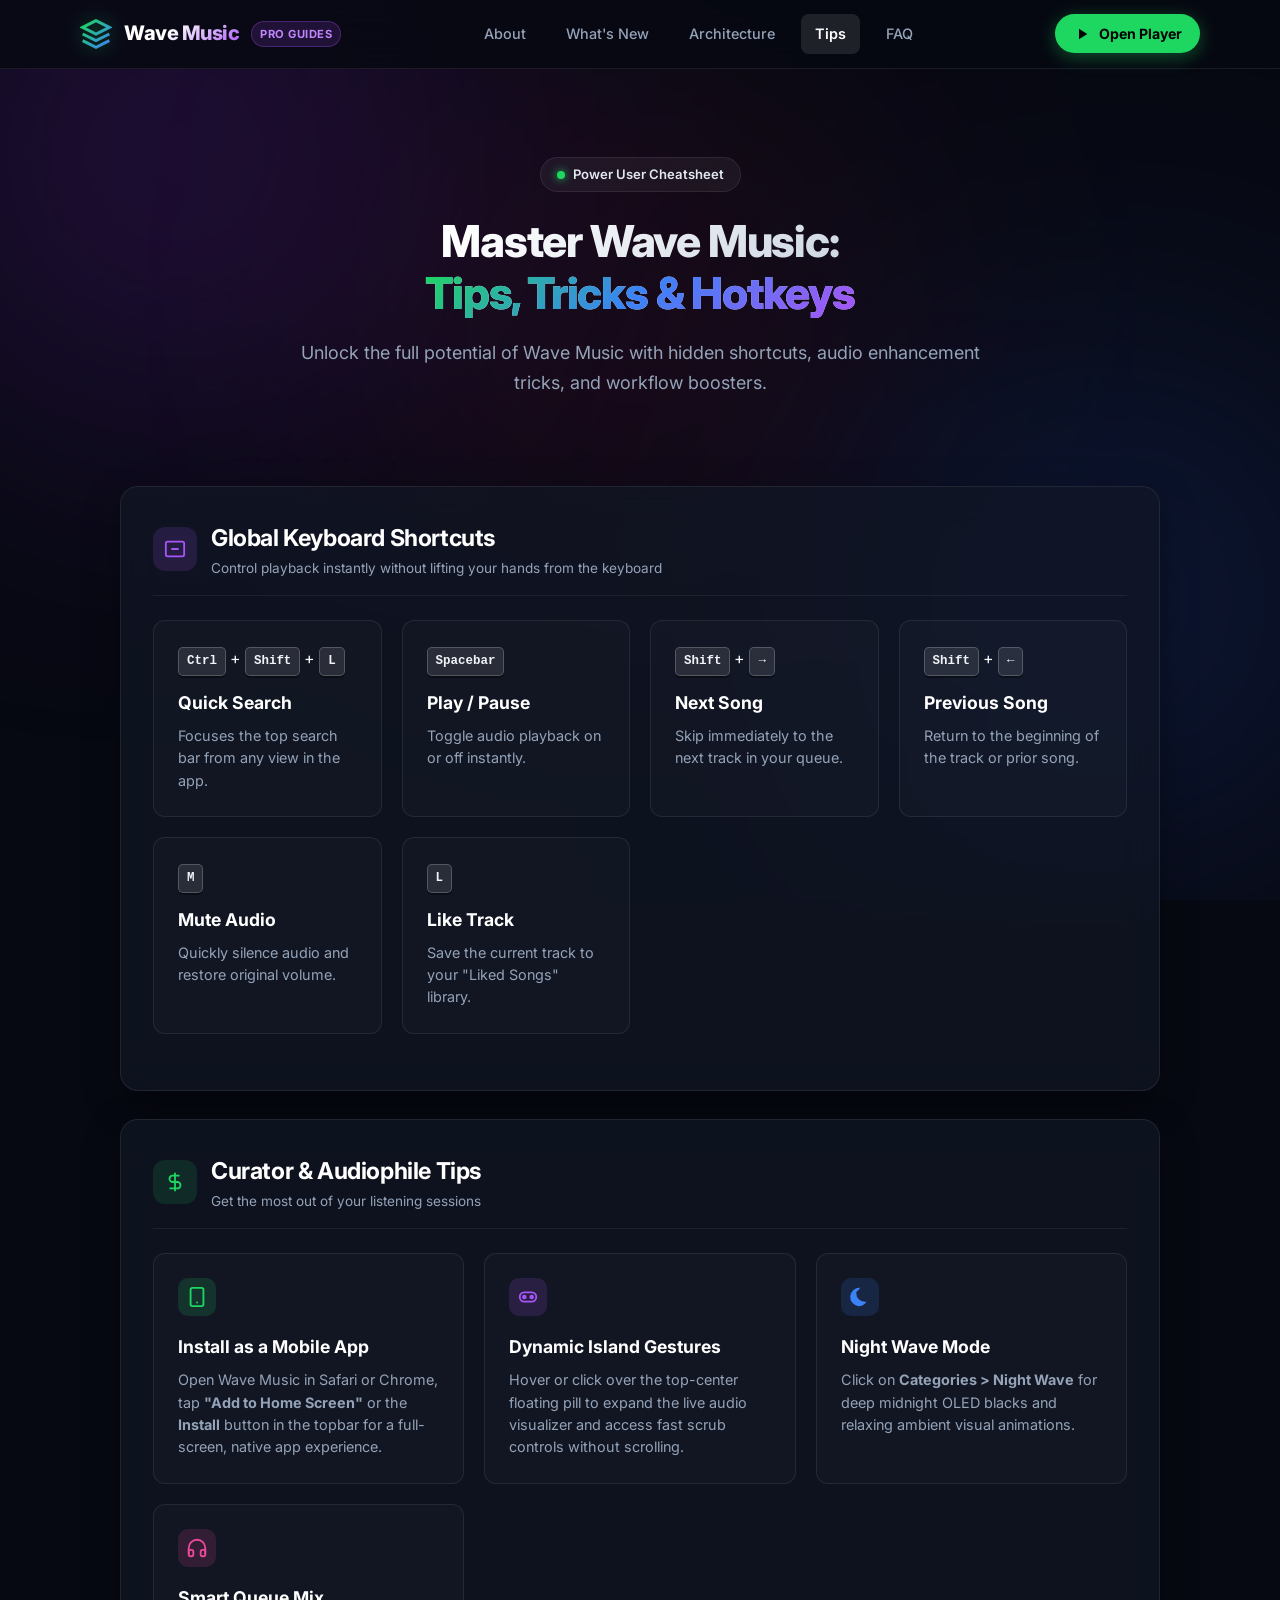
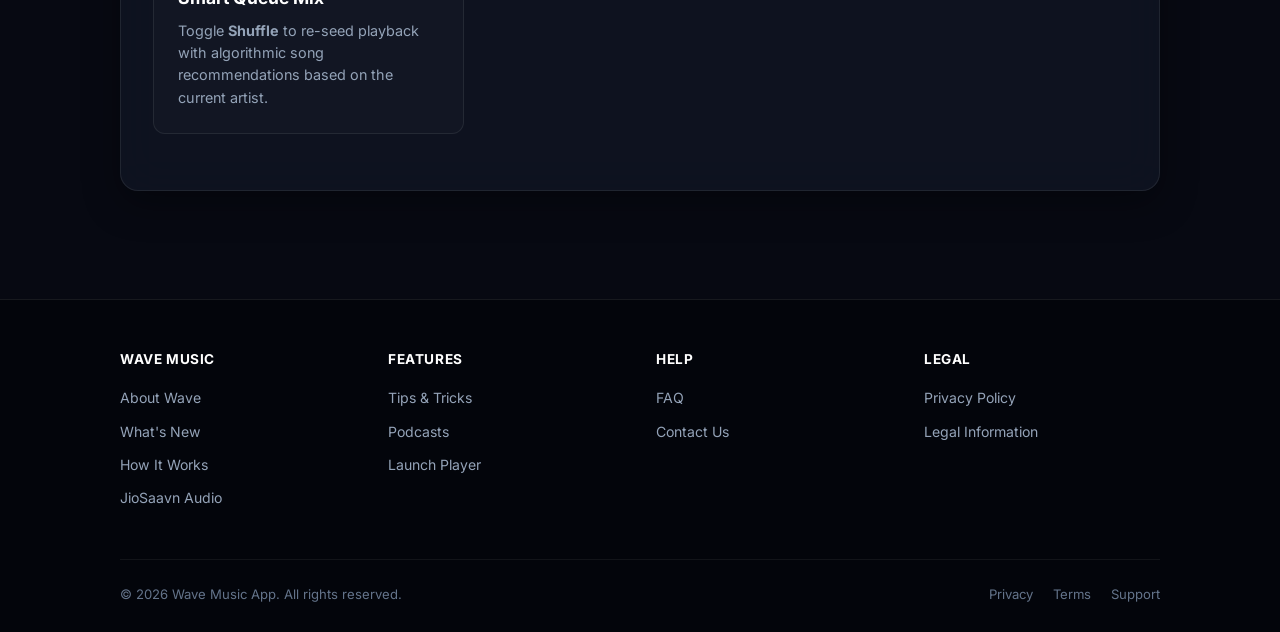
<file: tips-and-tricks.html>
<!DOCTYPE html>
<html lang="en">
<head>
  <meta charset="UTF-8">
  <meta name="viewport" content="width=device-width, initial-scale=1.0, maximum-scale=1.0, user-scalable=no">
  <title>Tips, Tricks &amp; Shortcuts — Wave Music</title>
  <meta name="description" content="Master Wave Music with pro tips, keyboard shortcuts, Dynamic Island tricks, PWA offline install guides, and queue management secrets.">
  <link rel="canonical" href="https://wave-music-i50w.onrender.com/tips-and-tricks.html">
  <link rel="icon" type="image/png" sizes="32x32" href="./assets/icon-32.png">
  <link rel="preconnect" href="https://fonts.googleapis.com">
  <link rel="preconnect" href="https://fonts.gstatic.com" crossorigin>
  <link href="https://fonts.googleapis.com/css2?family=Inter:wght@400;500;600;700;800;900&display=swap" rel="stylesheet">
  <link rel="stylesheet" href="./css/info-pages.css">
</head>
<body>

  <div class="bg-theme">
    <div class="glow glow-purple"></div>
    <div class="glow glow-blue"></div>
    <div class="glow glow-pink"></div>
  </div>

  <header class="info-topbar">
    <div class="topbar-content">
      <a href="index.html" class="logo-group" title="Back to Wave Music Player">
        <svg viewBox="0 0 24 24" fill="none" stroke="url(#wave-logo-grad)" stroke-width="2.2">
          <path d="M12 2L2 7l10 5 10-5-10-5zM2 17l10 5 10-5M2 12l10 5 10-5"/>
          <defs>
            <linearGradient id="wave-logo-grad" x1="0" y1="0" x2="1" y2="1">
              <stop offset="0%" stop-color="#1ed760" />
              <stop offset="100%" stop-color="#3b82f6" />
            </linearGradient>
          </defs>
        </svg>
        <span class="brand-name">Wave Music</span>
        <span class="badge-version">Pro Guides</span>
      </a>

      <nav class="topbar-nav">
        <a href="about.html" class="nav-link">About</a>
        <a href="whats-new.html" class="nav-link">What's New</a>
        <a href="how-it-works.html" class="nav-link">Architecture</a>
        <a href="tips-and-tricks.html" class="nav-link active">Tips</a>
        <a href="faq.html" class="nav-link">FAQ</a>
      </nav>

      <a href="index.html" class="btn-launch-app">
        <svg viewBox="0 0 24 24" fill="currentColor" width="18" height="18"><path d="M8 5v14l11-7z"/></svg>
        Open Player
      </a>
    </div>
  </header>

  <main class="info-main">
    <div class="info-container">

      <section class="info-hero">
        <div class="hero-pill-badge">
          <span class="pulse-dot"></span> Power User Cheatsheet
        </div>
        <h1>Master Wave Music: <br><span class="gradient-text">Tips, Tricks &amp; Hotkeys</span></h1>
        <p class="hero-subtitle">
          Unlock the full potential of Wave Music with hidden shortcuts, audio enhancement tricks, and workflow boosters.
        </p>
      </section>

      
      <article class="info-card">
        <div class="card-header">
          <div class="card-header-icon" style="background:rgba(168,85,247,0.15); color:#a855f7;">
            <svg viewBox="0 0 24 24" fill="none" stroke="currentColor" stroke-width="2" width="22" height="22"><rect x="2" y="4" width="20" height="16" rx="2"/><path d="M6 8h.001M10 8h.001M14 8h.001M18 8h.001M8 12h8M6 16h.001M18 16h.001"/></svg>
          </div>
          <div>
            <h2>Global Keyboard Shortcuts</h2>
            <p>Control playback instantly without lifting your hands from the keyboard</p>
          </div>
        </div>

        <div class="feature-grid" style="grid-template-columns: repeat(auto-fit, minmax(220px, 1fr));">
          <div class="feature-box">
            <div style="margin-bottom: 12px;"><kbd>Ctrl</kbd> + <kbd>Shift</kbd> + <kbd>L</kbd></div>
            <h3>Quick Search</h3>
            <p>Focuses the top search bar from any view in the app.</p>
          </div>

          <div class="feature-box">
            <div style="margin-bottom: 12px;"><kbd>Spacebar</kbd></div>
            <h3>Play / Pause</h3>
            <p>Toggle audio playback on or off instantly.</p>
          </div>

          <div class="feature-box">
            <div style="margin-bottom: 12px;"><kbd>Shift</kbd> + <kbd>→</kbd></div>
            <h3>Next Song</h3>
            <p>Skip immediately to the next track in your queue.</p>
          </div>

          <div class="feature-box">
            <div style="margin-bottom: 12px;"><kbd>Shift</kbd> + <kbd>←</kbd></div>
            <h3>Previous Song</h3>
            <p>Return to the beginning of the track or prior song.</p>
          </div>

          <div class="feature-box">
            <div style="margin-bottom: 12px;"><kbd>M</kbd></div>
            <h3>Mute Audio</h3>
            <p>Quickly silence audio and restore original volume.</p>
          </div>

          <div class="feature-box">
            <div style="margin-bottom: 12px;"><kbd>L</kbd></div>
            <h3>Like Track</h3>
            <p>Save the current track to your "Liked Songs" library.</p>
          </div>
        </div>
      </article>

      
      <article class="info-card">
        <div class="card-header">
          <div class="card-header-icon" style="background:rgba(30,215,96,0.12); color:#1ed760;">
            <svg viewBox="0 0 24 24" fill="none" stroke="currentColor" stroke-width="2" width="22" height="22"><path d="M12 2v20M17 5H9.5a3.5 3.5 0 0 0 0 7h5a3.5 3.5 0 0 1 0 7H6"/></svg>
          </div>
          <div>
            <h2>Curator &amp; Audiophile Tips</h2>
            <p>Get the most out of your listening sessions</p>
          </div>
        </div>

        <div class="feature-grid">
          <div class="feature-box">
            <div class="feature-box-icon" style="background: rgba(30,215,96,0.15); color: #1ed760; display:flex; align-items:center; justify-content:center;">
              <svg viewBox="0 0 24 24" width="22" height="22" fill="none" stroke="currentColor" stroke-width="2" stroke-linecap="round" stroke-linejoin="round"><rect x="5" y="2" width="14" height="20" rx="2" ry="2"/><line x1="12" y1="18" x2="12.01" y2="18"/></svg>
            </div>
            <h3>Install as a Mobile App</h3>
            <p>Open Wave Music in Safari or Chrome, tap <strong>"Add to Home Screen"</strong> or the <strong>Install</strong> button in the topbar for a full-screen, native app experience.</p>
          </div>

          <div class="feature-box">
            <div class="feature-box-icon" style="background: rgba(168,85,247,0.15); color: #a855f7; display:flex; align-items:center; justify-content:center;">
              <svg viewBox="0 0 24 24" width="22" height="22" fill="none" stroke="currentColor" stroke-width="2" stroke-linecap="round"><rect x="3" y="7" width="18" height="10" rx="5"/><circle cx="8" cy="12" r="1.5" fill="currentColor"/><circle cx="16" cy="12" r="1.5" fill="currentColor"/></svg>
            </div>
            <h3>Dynamic Island Gestures</h3>
            <p>Hover or click over the top-center floating pill to expand the live audio visualizer and access fast scrub controls without scrolling.</p>
          </div>

          <div class="feature-box">
            <div class="feature-box-icon" style="background: rgba(59,130,246,0.15); color: #3b82f6; display:flex; align-items:center; justify-content:center;">
              <svg viewBox="0 0 24 24" width="22" height="22" fill="currentColor"><path d="M12.3 2a10 10 0 0 0-1.9 20 10 10 0 0 0 8.6-4.9c-.6.1-1.3.1-2 .1A9 9 0 0 1 8 8.2c0-.7 0-1.4.1-2A10 10 0 0 0 12.3 2z"/></svg>
            </div>
            <h3>Night Wave Mode</h3>
            <p>Click on <strong>Categories &gt; Night Wave</strong> for deep midnight OLED blacks and relaxing ambient visual animations.</p>
          </div>

          <div class="feature-box">
            <div class="feature-box-icon" style="background: rgba(236,72,153,0.15); color: #ec4899; display:flex; align-items:center; justify-content:center;">
              <svg viewBox="0 0 24 24" width="22" height="22" fill="none" stroke="currentColor" stroke-width="2" stroke-linecap="round"><path d="M3 18v-6a9 9 0 0 1 18 0v6"/><path d="M21 19a2 2 0 0 1-2 2h-1a2 2 0 0 1-2-2v-3a2 2 0 0 1 2-2h3zM3 19a2 2 0 0 0 2 2h1a2 2 0 0 0 2-2v-3a2 2 0 0 0-2-2H3z"/></svg>
            </div>
            <h3>Smart Queue Mix</h3>
            <p>Toggle <strong>Shuffle</strong> to re-seed playback with algorithmic song recommendations based on the current artist.</p>
          </div>
        </div>
      </article>

    </div>
  </main>

  <footer class="info-footer">
    <div class="footer-inner">
      <div class="footer-nav-grid">
        <div class="footer-col">
          <h4>Wave Music</h4>
          <a href="about.html">About Wave</a>
          <a href="whats-new.html">What's New</a>
          <a href="how-it-works.html">How It Works</a>
          <a href="jiosaavn-audio.html">JioSaavn Audio</a>
        </div>
        <div class="footer-col">
          <h4>Features</h4>
          <a href="tips-and-tricks.html">Tips &amp; Tricks</a>
          <a href="index.html#podcasts">Podcasts</a>
          <a href="index.html">Launch Player</a>
        </div>
        <div class="footer-col">
          <h4>Help</h4>
          <a href="faq.html">FAQ</a>
          <a href="contact.html">Contact Us</a>
        </div>
        <div class="footer-col">
          <h4>Legal</h4>
          <a href="privacy.html">Privacy Policy</a>
          <a href="legal.html">Legal Information</a>
        </div>
      </div>
      <div class="footer-bottom-bar">
        <p>&copy; 2026 Wave Music App. All rights reserved.</p>
        <div class="footer-bottom-links">
          <a href="privacy.html">Privacy</a>
          <a href="legal.html">Terms</a>
          <a href="contact.html">Support</a>
        </div>
      </div>
    </div>
  </footer>

</body>
</html>
</file>
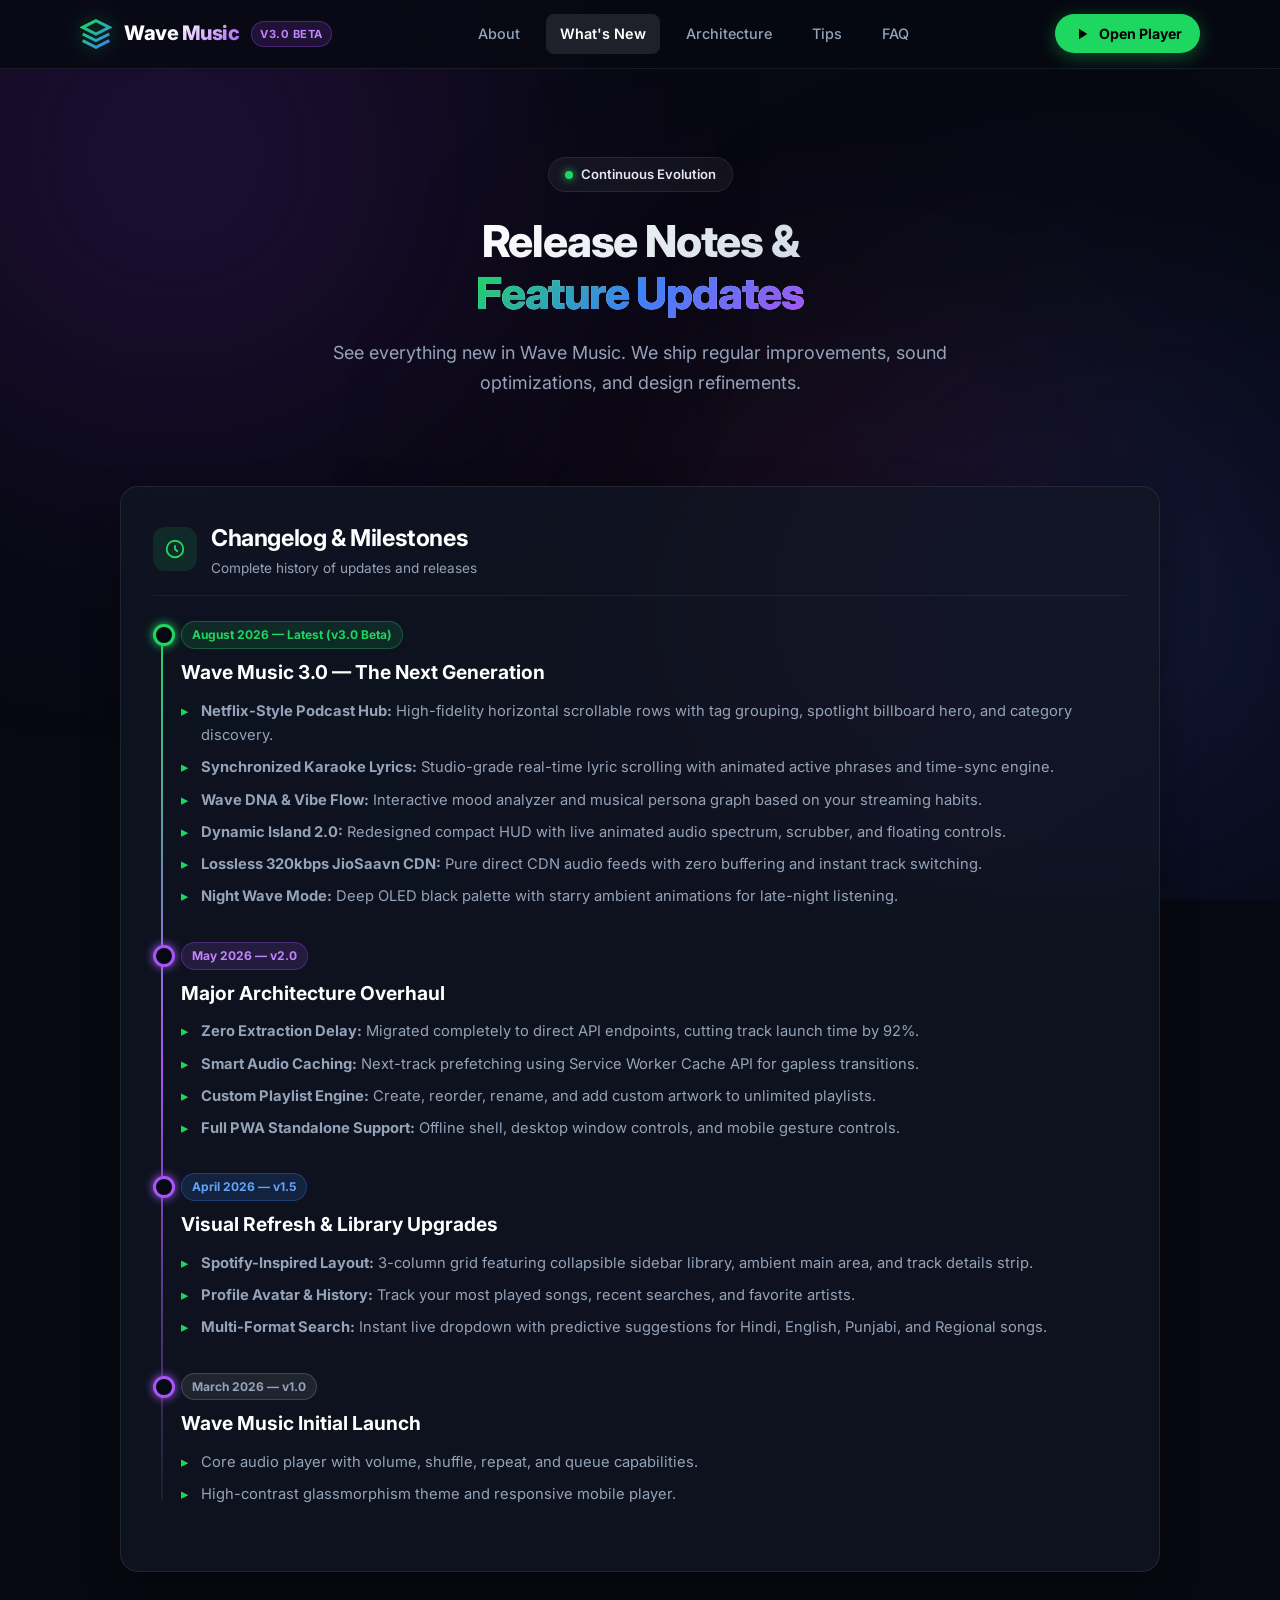
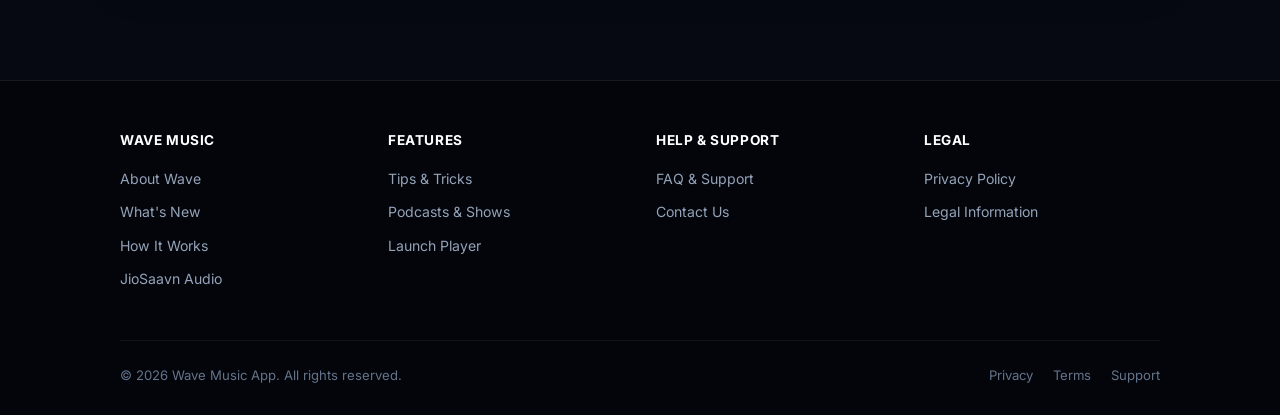
<file: updates.html>
<!DOCTYPE html>
<html lang="en">
<head>
  <meta charset="UTF-8">
  <meta http-equiv="refresh" content="0; url=whats-new.html">
  <title>Redirecting to What's New...</title>
  <link rel="canonical" href="https://wave-music-i50w.onrender.com/whats-new.html">
</head>
<body style="background:#070912; color:#fff; font-family:sans-serif; text-align:center; padding-top:20vh;">
  <p>Redirecting to <a href="whats-new.html" style="color:#1ed760;">What's New Updates</a>...</p>
</body>
</html>
</file>
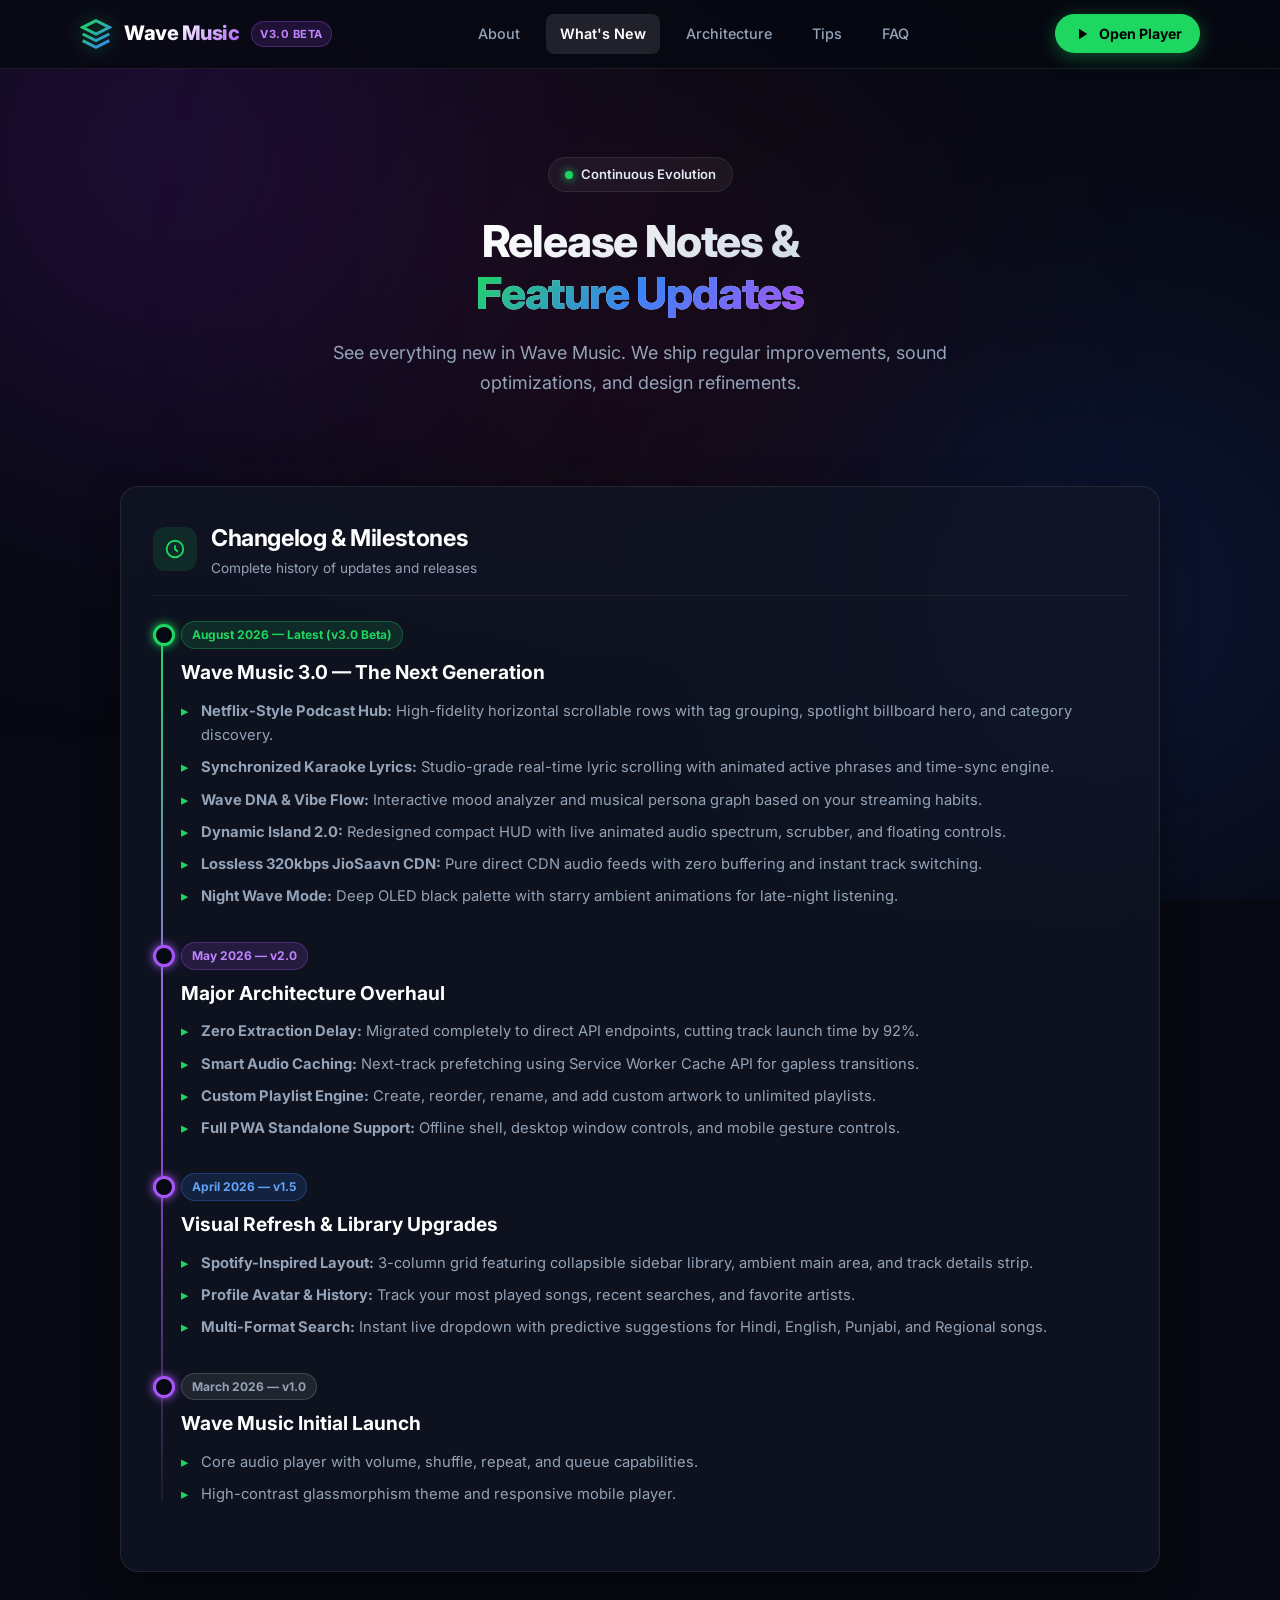
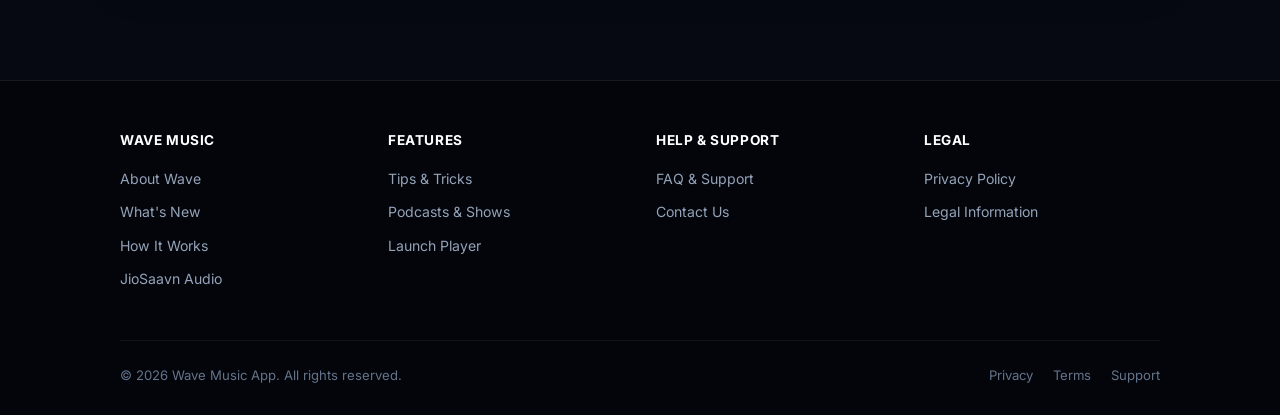
<file: whats-new.html>
<!DOCTYPE html>
<html lang="en">
<head>
  <meta charset="UTF-8">
  <meta name="viewport" content="width=device-width, initial-scale=1.0, maximum-scale=1.0, user-scalable=no">
  <title>What's New &amp; Changelog — Wave Music</title>
  <meta name="description" content="Explore what is new in Wave Music v3.0: High-fidelity podcast rows, real-time lyrics, Dynamic Island audio HUD, Wave DNA, and ultra-fast JioSaavn streaming.">
  <link rel="canonical" href="https://wave-music-i50w.onrender.com/whats-new.html">
  <link rel="icon" type="image/png" sizes="32x32" href="./assets/icon-32.png">
  <link rel="preconnect" href="https://fonts.googleapis.com">
  <link rel="preconnect" href="https://fonts.gstatic.com" crossorigin>
  <link href="https://fonts.googleapis.com/css2?family=Inter:wght@400;500;600;700;800;900&display=swap" rel="stylesheet">
  <link rel="stylesheet" href="./css/info-pages.css">
</head>
<body>

  <div class="bg-theme">
    <div class="glow glow-purple"></div>
    <div class="glow glow-blue"></div>
    <div class="glow glow-pink"></div>
  </div>

  <header class="info-topbar">
    <div class="topbar-content">
      <a href="index.html" class="logo-group" title="Back to Wave Music Player">
        <svg viewBox="0 0 24 24" fill="none" stroke="url(#wave-logo-grad)" stroke-width="2.2">
          <path d="M12 2L2 7l10 5 10-5-10-5zM2 17l10 5 10-5M2 12l10 5 10-5"/>
          <defs>
            <linearGradient id="wave-logo-grad" x1="0" y1="0" x2="1" y2="1">
              <stop offset="0%" stop-color="#1ed760" />
              <stop offset="100%" stop-color="#3b82f6" />
            </linearGradient>
          </defs>
        </svg>
        <span class="brand-name">Wave Music</span>
        <span class="badge-version">v3.0 Beta</span>
      </a>

      <nav class="topbar-nav">
        <a href="about.html" class="nav-link">About</a>
        <a href="whats-new.html" class="nav-link active">What's New</a>
        <a href="how-it-works.html" class="nav-link">Architecture</a>
        <a href="tips-and-tricks.html" class="nav-link">Tips</a>
        <a href="faq.html" class="nav-link">FAQ</a>
      </nav>

      <a href="index.html" class="btn-launch-app">
        <svg viewBox="0 0 24 24" fill="currentColor" width="18" height="18"><path d="M8 5v14l11-7z"/></svg>
        Open Player
      </a>
    </div>
  </header>

  <main class="info-main">
    <div class="info-container">

      <section class="info-hero">
        <div class="hero-pill-badge">
          <span class="pulse-dot"></span> Continuous Evolution
        </div>
        <h1>Release Notes &amp; <br><span class="gradient-text">Feature Updates</span></h1>
        <p class="hero-subtitle">
          See everything new in Wave Music. We ship regular improvements, sound optimizations, and design refinements.
        </p>
      </section>

      
      <article class="info-card">
        <div class="card-header">
          <div class="card-header-icon">
            <svg viewBox="0 0 24 24" fill="none" stroke="currentColor" stroke-width="2" width="22" height="22"><path d="M12 8v4l3 3m6-3a9 9 0 11-18 0 9 9 0 0118 0z"/></svg>
          </div>
          <div>
            <h2>Changelog &amp; Milestones</h2>
            <p>Complete history of updates and releases</p>
          </div>
        </div>

        <div class="timeline-list">

          
          <div class="timeline-item">
            <span class="timeline-badge">August 2026 — Latest (v3.0 Beta)</span>
            <h3>Wave Music 3.0 — The Next Generation</h3>
            <ul>
              <li><strong>Netflix-Style Podcast Hub:</strong> High-fidelity horizontal scrollable rows with tag grouping, spotlight billboard hero, and category discovery.</li>
              <li><strong>Synchronized Karaoke Lyrics:</strong> Studio-grade real-time lyric scrolling with animated active phrases and time-sync engine.</li>
              <li><strong>Wave DNA &amp; Vibe Flow:</strong> Interactive mood analyzer and musical persona graph based on your streaming habits.</li>
              <li><strong>Dynamic Island 2.0:</strong> Redesigned compact HUD with live animated audio spectrum, scrubber, and floating controls.</li>
              <li><strong>Lossless 320kbps JioSaavn CDN:</strong> Pure direct CDN audio feeds with zero buffering and instant track switching.</li>
              <li><strong>Night Wave Mode:</strong> Deep OLED black palette with starry ambient animations for late-night listening.</li>
            </ul>
          </div>

          
          <div class="timeline-item purple">
            <span class="timeline-badge" style="background: rgba(168,85,247,0.15); color: #c084fc; border-color: rgba(168,85,247,0.3);">May 2026 — v2.0</span>
            <h3>Major Architecture Overhaul</h3>
            <ul>
              <li><strong>Zero Extraction Delay:</strong> Migrated completely to direct API endpoints, cutting track launch time by 92%.</li>
              <li><strong>Smart Audio Caching:</strong> Next-track prefetching using Service Worker Cache API for gapless transitions.</li>
              <li><strong>Custom Playlist Engine:</strong> Create, reorder, rename, and add custom artwork to unlimited playlists.</li>
              <li><strong>Full PWA Standalone Support:</strong> Offline shell, desktop window controls, and mobile gesture controls.</li>
            </ul>
          </div>

          
          <div class="timeline-item purple">
            <span class="timeline-badge" style="background: rgba(59,130,246,0.15); color: #60a5fa; border-color: rgba(59,130,246,0.3);">April 2026 — v1.5</span>
            <h3>Visual Refresh &amp; Library Upgrades</h3>
            <ul>
              <li><strong>Spotify-Inspired Layout:</strong> 3-column grid featuring collapsible sidebar library, ambient main area, and track details strip.</li>
              <li><strong>Profile Avatar &amp; History:</strong> Track your most played songs, recent searches, and favorite artists.</li>
              <li><strong>Multi-Format Search:</strong> Instant live dropdown with predictive suggestions for Hindi, English, Punjabi, and Regional songs.</li>
            </ul>
          </div>

          
          <div class="timeline-item purple">
            <span class="timeline-badge" style="background: rgba(255,255,255,0.08); color: #94a3b8; border-color: rgba(255,255,255,0.15);">March 2026 — v1.0</span>
            <h3>Wave Music Initial Launch</h3>
            <ul>
              <li>Core audio player with volume, shuffle, repeat, and queue capabilities.</li>
              <li>High-contrast glassmorphism theme and responsive mobile player.</li>
            </ul>
          </div>

        </div>
      </article>

    </div>
  </main>

  <footer class="info-footer">
    <div class="footer-inner">
      <div class="footer-nav-grid">
        <div class="footer-col">
          <h4>Wave Music</h4>
          <a href="about.html">About Wave</a>
          <a href="whats-new.html">What's New</a>
          <a href="how-it-works.html">How It Works</a>
          <a href="jiosaavn-audio.html">JioSaavn Audio</a>
        </div>
        <div class="footer-col">
          <h4>Features</h4>
          <a href="tips-and-tricks.html">Tips &amp; Tricks</a>
          <a href="index.html#podcasts">Podcasts &amp; Shows</a>
          <a href="index.html">Launch Player</a>
        </div>
        <div class="footer-col">
          <h4>Help &amp; Support</h4>
          <a href="faq.html">FAQ &amp; Support</a>
          <a href="contact.html">Contact Us</a>
        </div>
        <div class="footer-col">
          <h4>Legal</h4>
          <a href="privacy.html">Privacy Policy</a>
          <a href="legal.html">Legal Information</a>
        </div>
      </div>
      <div class="footer-bottom-bar">
        <p>&copy; 2026 Wave Music App. All rights reserved.</p>
        <div class="footer-bottom-links">
          <a href="privacy.html">Privacy</a>
          <a href="legal.html">Terms</a>
          <a href="contact.html">Support</a>
        </div>
      </div>
    </div>
  </footer>

</body>
</html>
</file>
<file: css/info-pages.css>
:root {
  --bg-dark: #070912;
  --bg-card: rgba(18, 24, 38, 0.7);
  --bg-card-hover: rgba(26, 34, 52, 0.85);
  --glass-border: rgba(255, 255, 255, 0.08);
  --glass-border-hover: rgba(255, 255, 255, 0.18);
  --neon-green: #1ed760;
  --neon-green-glow: rgba(30, 215, 96, 0.35);
  --neon-purple: #a855f7;
  --neon-blue: #3b82f6;
  --neon-pink: #ec4899;
  --text-main: #f8fafc;
  --text-muted: #94a3b8;
  --text-dark: #64748b;
  --radius-lg: 18px;
  --radius-md: 12px;
  --radius-sm: 8px;
  --font-family: 'Inter', system-ui, -apple-system, BlinkMacSystemFont, 'Segoe UI', Roboto, sans-serif;
}

* {
  margin: 0;
  padding: 0;
  box-sizing: border-box;
}

html {
  scroll-behavior: smooth;
}

body {
  font-family: var(--font-family);
  background-color: var(--bg-dark);
  color: var(--text-main);
  line-height: 1.65;
  min-height: 100vh;
  position: relative;
  overflow-x: hidden;
  display: flex;
  flex-direction: column;
}

.bg-theme {
  position: fixed;
  inset: 0;
  z-index: -1;
  overflow: hidden;
  pointer-events: none;
}

.glow {
  position: absolute;
  border-radius: 50%;
  filter: blur(140px);
  opacity: 0.35;
  animation: floatOrb 12s ease-in-out infinite alternate;
}

.glow-purple {
  width: 550px;
  height: 550px;
  background: #581c87;
  top: -120px;
  left: -100px;
}

.glow-blue {
  width: 500px;
  height: 500px;
  background: #1e3a8a;
  bottom: 50px;
  right: -80px;
  animation-delay: -4s;
}

.glow-pink {
  width: 400px;
  height: 400px;
  background: #831843;
  top: 35%;
  left: 50%;
  transform: translate(-50%, -50%);
  animation-delay: -8s;
  opacity: 0.25;
}

@keyframes floatOrb {
  0% { transform: translate(0, 0) scale(1); }
  100% { transform: translate(40px, 50px) scale(1.12); }
}

.info-topbar {
  position: sticky;
  top: 0;
  z-index: 100;
  background: rgba(7, 9, 18, 0.82);
  backdrop-filter: blur(24px);
  -webkit-backdrop-filter: blur(24px);
  border-bottom: 1px solid var(--glass-border);
  padding: 14px 24px;
}

.topbar-content {
  max-width: 1120px;
  margin: 0 auto;
  display: flex;
  align-items: center;
  justify-content: space-between;
  gap: 16px;
}

.logo-group {
  display: flex;
  align-items: center;
  gap: 12px;
  text-decoration: none;
  color: var(--text-main);
  transition: transform 0.2s ease;
}

.logo-group:hover {
  transform: scale(1.02);
}

.logo-group svg {
  width: 32px;
  height: 32px;
  filter: drop-shadow(0 0 10px rgba(30, 215, 96, 0.4));
}

.brand-name {
  font-size: 1.25rem;
  font-weight: 800;
  letter-spacing: -0.5px;
  background: linear-gradient(135deg, #ffffff 40%, #a855f7 100%);
  -webkit-background-clip: text;
  -webkit-text-fill-color: transparent;
}

.badge-version {
  font-size: 0.7rem;
  font-weight: 700;
  padding: 3px 8px;
  border-radius: 20px;
  background: rgba(168, 85, 247, 0.15);
  color: #c084fc;
  border: 1px solid rgba(168, 85, 247, 0.3);
  text-transform: uppercase;
  letter-spacing: 0.5px;
}

.topbar-nav {
  display: flex;
  align-items: center;
  gap: 12px;
}

.nav-link {
  color: var(--text-muted);
  text-decoration: none;
  font-size: 0.9rem;
  font-weight: 500;
  padding: 8px 14px;
  border-radius: var(--radius-sm);
  transition: all 0.2s ease;
}

.nav-link:hover {
  color: #ffffff;
  background: rgba(255, 255, 255, 0.06);
}

.nav-link.active {
  color: #ffffff;
  background: rgba(255, 255, 255, 0.1);
  font-weight: 600;
}

.btn-launch-app {
  display: inline-flex;
  align-items: center;
  gap: 8px;
  background: var(--neon-green);
  color: #000000;
  font-weight: 700;
  font-size: 0.88rem;
  padding: 8px 18px;
  border-radius: 500px;
  text-decoration: none;
  box-shadow: 0 4px 18px var(--neon-green-glow);
  transition: all 0.2s ease;
}

.btn-launch-app:hover {
  background: #22e366;
  transform: translateY(-1px) scale(1.03);
  box-shadow: 0 6px 24px rgba(30, 215, 96, 0.55);
}

.info-main {
  flex: 1;
  padding: 40px 20px 80px;
}

.info-container {
  max-width: 1040px;
  margin: 0 auto;
}

.info-hero {
  text-align: center;
  padding: 48px 20px 56px;
  position: relative;
}

.hero-pill-badge {
  display: inline-flex;
  align-items: center;
  gap: 8px;
  background: rgba(255, 255, 255, 0.05);
  border: 1px solid var(--glass-border);
  padding: 6px 16px;
  border-radius: 500px;
  font-size: 0.82rem;
  font-weight: 600;
  color: #e2e8f0;
  margin-bottom: 24px;
  backdrop-filter: blur(8px);
}

.hero-pill-badge span.pulse-dot {
  width: 8px;
  height: 8px;
  border-radius: 50%;
  background: var(--neon-green);
  box-shadow: 0 0 8px var(--neon-green);
  display: inline-block;
}

.info-hero h1 {
  font-size: 2.75rem;
  font-weight: 800;
  line-height: 1.18;
  letter-spacing: -1.2px;
  margin-bottom: 18px;
  background: linear-gradient(135deg, #ffffff 30%, #cbd5e1 70%, #94a3b8 100%);
  -webkit-background-clip: text;
  -webkit-text-fill-color: transparent;
}

.info-hero h1 .gradient-text {
  background: linear-gradient(135deg, #1ed760 0%, #3b82f6 50%, #a855f7 100%);
  -webkit-background-clip: text;
  -webkit-text-fill-color: transparent;
}

.info-hero p.hero-subtitle {
  font-size: 1.125rem;
  color: var(--text-muted);
  max-width: 680px;
  margin: 0 auto 32px;
  font-weight: 400;
}

.hero-meta-row {
  display: flex;
  align-items: center;
  justify-content: center;
  gap: 20px;
  flex-wrap: wrap;
  margin-top: 16px;
}

.hero-stat-box {
  background: rgba(255, 255, 255, 0.03);
  border: 1px solid var(--glass-border);
  padding: 12px 20px;
  border-radius: var(--radius-md);
  text-align: center;
  min-width: 140px;
}

.hero-stat-value {
  font-size: 1.35rem;
  font-weight: 800;
  color: #ffffff;
  display: block;
}

.hero-stat-label {
  font-size: 0.75rem;
  color: var(--text-dark);
  text-transform: uppercase;
  letter-spacing: 0.5px;
  font-weight: 600;
}

.info-card {
  background: var(--bg-card);
  backdrop-filter: blur(20px);
  -webkit-backdrop-filter: blur(20px);
  border: 1px solid var(--glass-border);
  border-radius: var(--radius-lg);
  padding: 32px;
  margin-bottom: 28px;
  box-shadow: 0 12px 36px rgba(0, 0, 0, 0.35);
  transition: border-color 0.25s ease, box-shadow 0.25s ease;
}

.info-card:hover {
  border-color: var(--glass-border-hover);
  box-shadow: 0 16px 44px rgba(0, 0, 0, 0.45);
}

.card-header {
  display: flex;
  align-items: center;
  gap: 14px;
  margin-bottom: 20px;
  padding-bottom: 16px;
  border-bottom: 1px solid rgba(255, 255, 255, 0.06);
}

.card-header-icon {
  width: 44px;
  height: 44px;
  border-radius: 12px;
  background: rgba(30, 215, 96, 0.12);
  color: var(--neon-green);
  display: flex;
  align-items: center;
  justify-content: center;
  flex-shrink: 0;
}

.card-header-icon.purple {
  background: rgba(168, 85, 247, 0.12);
  color: var(--neon-purple);
}

.card-header-icon.blue {
  background: rgba(59, 130, 246, 0.12);
  color: var(--neon-blue);
}

.card-header-icon.pink {
  background: rgba(236, 72, 153, 0.12);
  color: var(--neon-pink);
}

.card-header h2 {
  font-size: 1.45rem;
  font-weight: 700;
  letter-spacing: -0.4px;
  color: #ffffff;
}

.card-header p {
  font-size: 0.85rem;
  color: var(--text-muted);
}

.feature-grid {
  display: grid;
  grid-template-columns: repeat(auto-fit, minmax(280px, 1fr));
  gap: 20px;
  margin: 24px 0;
}

.feature-box {
  background: rgba(255, 255, 255, 0.02);
  border: 1px solid var(--glass-border);
  border-radius: var(--radius-md);
  padding: 24px;
  transition: all 0.25s ease;
  position: relative;
  overflow: hidden;
}

.feature-box:hover {
  background: rgba(255, 255, 255, 0.05);
  border-color: rgba(255, 255, 255, 0.18);
  transform: translateY(-3px);
}

.feature-box-icon {
  width: 38px;
  height: 38px;
  border-radius: 10px;
  display: flex;
  align-items: center;
  justify-content: center;
  margin-bottom: 16px;
  font-size: 1.25rem;
}

.feature-box h3 {
  font-size: 1.1rem;
  font-weight: 700;
  margin-bottom: 8px;
  color: #ffffff;
}

.feature-box p {
  font-size: 0.9rem;
  color: var(--text-muted);
  line-height: 1.55;
}

.timeline-list {
  position: relative;
  padding-left: 28px;
  margin: 24px 0;
}

.timeline-list::before {
  content: '';
  position: absolute;
  left: 8px;
  top: 6px;
  bottom: 6px;
  width: 2px;
  background: linear-gradient(to bottom, var(--neon-green), var(--neon-purple), rgba(255, 255, 255, 0.05));
}

.timeline-item {
  position: relative;
  margin-bottom: 32px;
}

.timeline-item::before {
  content: '';
  position: absolute;
  left: -28px;
  top: 4px;
  width: 16px;
  height: 16px;
  border-radius: 50%;
  background: #070912;
  border: 3px solid var(--neon-green);
  box-shadow: 0 0 10px var(--neon-green);
}

.timeline-item.purple::before {
  border-color: var(--neon-purple);
  box-shadow: 0 0 10px var(--neon-purple);
}

.timeline-badge {
  display: inline-block;
  font-size: 0.75rem;
  font-weight: 700;
  padding: 3px 10px;
  border-radius: 20px;
  background: rgba(30, 215, 96, 0.12);
  color: var(--neon-green);
  border: 1px solid rgba(30, 215, 96, 0.3);
  margin-bottom: 8px;
}

.timeline-item h3 {
  font-size: 1.2rem;
  font-weight: 700;
  color: #ffffff;
  margin-bottom: 10px;
}

.timeline-item ul {
  list-style: none;
  padding: 0;
}

.timeline-item li {
  position: relative;
  padding-left: 20px;
  margin-bottom: 8px;
  font-size: 0.92rem;
  color: var(--text-muted);
}

.timeline-item li::before {
  content: '▸';
  position: absolute;
  left: 0;
  color: var(--neon-green);
  font-weight: bold;
}

.faq-list {
  display: flex;
  flex-direction: column;
  gap: 14px;
  margin-top: 16px;
}

.faq-item {
  background: rgba(255, 255, 255, 0.02);
  border: 1px solid var(--glass-border);
  border-radius: var(--radius-md);
  overflow: hidden;
  transition: all 0.2s ease;
}

.faq-item:hover {
  border-color: rgba(255, 255, 255, 0.16);
  background: rgba(255, 255, 255, 0.04);
}

.faq-question {
  width: 100%;
  padding: 18px 22px;
  text-align: left;
  background: none;
  border: none;
  color: #ffffff;
  font-family: inherit;
  font-size: 1.02rem;
  font-weight: 600;
  cursor: pointer;
  display: flex;
  align-items: center;
  justify-content: space-between;
  gap: 16px;
}

.faq-icon {
  width: 20px;
  height: 20px;
  transition: transform 0.25s ease;
  flex-shrink: 0;
  color: var(--neon-green);
}

.faq-item.active .faq-icon {
  transform: rotate(180deg);
}

.faq-answer {
  max-height: 0;
  overflow: hidden;
  transition: max-height 0.3s cubic-bezier(0, 1, 0, 1), padding 0.3s ease;
  color: var(--text-muted);
  font-size: 0.92rem;
  line-height: 1.65;
  padding: 0 22px;
}

.faq-item.active .faq-answer {
  max-height: 500px;
  padding: 0 22px 20px;
}

.info-callout {
  background: linear-gradient(135deg, rgba(30, 215, 96, 0.08) 0%, rgba(59, 130, 246, 0.05) 100%);
  border: 1px solid rgba(30, 215, 96, 0.25);
  border-radius: var(--radius-md);
  padding: 20px 24px;
  margin: 20px 0;
  display: flex;
  gap: 16px;
  align-items: flex-start;
}

.callout-icon {
  font-size: 1.5rem;
  line-height: 1;
}

.callout-body h4 {
  font-size: 1rem;
  font-weight: 700;
  color: #ffffff;
  margin-bottom: 4px;
}

.callout-body p {
  font-size: 0.88rem;
  color: var(--text-muted);
  line-height: 1.5;
}

.kbd-shortcut {
  display: inline-flex;
  align-items: center;
  gap: 6px;
}

kbd {
  display: inline-block;
  padding: 3px 8px;
  font-family: monospace;
  font-size: 0.78rem;
  font-weight: 700;
  color: #f1f5f9;
  background: rgba(255, 255, 255, 0.1);
  border: 1px solid rgba(255, 255, 255, 0.2);
  border-radius: 5px;
  box-shadow: 0 2px 0 rgba(0, 0, 0, 0.4);
}

.contact-grid {
  display: grid;
  grid-template-columns: repeat(auto-fit, minmax(260px, 1fr));
  gap: 20px;
  margin: 24px 0;
}

.contact-card {
  background: rgba(255, 255, 255, 0.02);
  border: 1px solid var(--glass-border);
  border-radius: var(--radius-md);
  padding: 24px;
  text-decoration: none;
  color: inherit;
  transition: all 0.25s ease;
  display: flex;
  flex-direction: column;
  align-items: flex-start;
}

.contact-card:hover {
  background: rgba(255, 255, 255, 0.05);
  border-color: var(--neon-green);
  transform: translateY(-3px);
}

.contact-card-icon {
  width: 44px;
  height: 44px;
  border-radius: 12px;
  background: rgba(30, 215, 96, 0.1);
  color: var(--neon-green);
  display: flex;
  align-items: center;
  justify-content: center;
  margin-bottom: 16px;
}

.contact-card h3 {
  font-size: 1.1rem;
  font-weight: 700;
  color: #ffffff;
  margin-bottom: 6px;
}

.contact-card p {
  font-size: 0.88rem;
  color: var(--text-muted);
  margin-bottom: 12px;
}

.contact-card .contact-link-text {
  font-size: 0.85rem;
  font-weight: 600;
  color: var(--neon-green);
  margin-top: auto;
  display: inline-flex;
  align-items: center;
  gap: 6px;
}

.legal-content h3 {
  font-size: 1.15rem;
  font-weight: 700;
  color: #ffffff;
  margin: 24px 0 10px;
}

.legal-content p {
  font-size: 0.92rem;
  color: var(--text-muted);
  margin-bottom: 14px;
  line-height: 1.7;
}

.legal-content ul {
  padding-left: 20px;
  margin-bottom: 18px;
}

.legal-content li {
  font-size: 0.9rem;
  color: var(--text-muted);
  margin-bottom: 8px;
  line-height: 1.6;
}

.info-footer {
  margin-top: auto;
  background: rgba(4, 6, 12, 0.95);
  border-top: 1px solid var(--glass-border);
  padding: 48px 24px 28px;
}

.footer-inner {
  max-width: 1040px;
  margin: 0 auto;
}

.footer-nav-grid {
  display: grid;
  grid-template-columns: repeat(auto-fit, minmax(180px, 1fr));
  gap: 32px;
  margin-bottom: 40px;
}

.footer-col h4 {
  font-size: 0.85rem;
  font-weight: 700;
  color: #ffffff;
  text-transform: uppercase;
  letter-spacing: 0.6px;
  margin-bottom: 16px;
}

.footer-col a {
  display: block;
  font-size: 0.88rem;
  color: var(--text-muted);
  text-decoration: none;
  margin-bottom: 10px;
  transition: color 0.2s ease, transform 0.2s ease;
}

.footer-col a:hover {
  color: #ffffff;
  transform: translateX(3px);
}

.footer-social-row {
  display: flex;
  gap: 12px;
  margin-top: 8px;
}

.footer-social-icon {
  width: 36px;
  height: 36px;
  border-radius: 50%;
  background: rgba(255, 255, 255, 0.05);
  border: 1px solid var(--glass-border);
  display: flex;
  align-items: center;
  justify-content: center;
  color: var(--text-muted);
  text-decoration: none;
  transition: all 0.2s ease;
}

.footer-social-icon:hover {
  color: #ffffff;
  background: rgba(255, 255, 255, 0.12);
  border-color: rgba(255, 255, 255, 0.25);
  transform: translateY(-2px);
}

.footer-bottom-bar {
  display: flex;
  align-items: center;
  justify-content: space-between;
  padding-top: 24px;
  border-top: 1px solid rgba(255, 255, 255, 0.06);
  flex-wrap: wrap;
  gap: 16px;
}

.footer-bottom-bar p {
  font-size: 0.82rem;
  color: var(--text-dark);
}

.footer-bottom-links {
  display: flex;
  gap: 20px;
  flex-wrap: wrap;
}

.footer-bottom-links a {
  font-size: 0.82rem;
  color: var(--text-dark);
  text-decoration: none;
  transition: color 0.2s ease;
}

.footer-bottom-links a:hover {
  color: var(--text-muted);
}

@media (max-width: 768px) {
  .info-hero h1 {
    font-size: 2rem;
  }
  .info-card {
    padding: 24px 18px;
  }
  .topbar-nav {
    display: none;
  }
  .footer-bottom-bar {
    flex-direction: column;
    text-align: center;
  }
  .footer-bottom-links {
    justify-content: center;
  }
}
</file>
